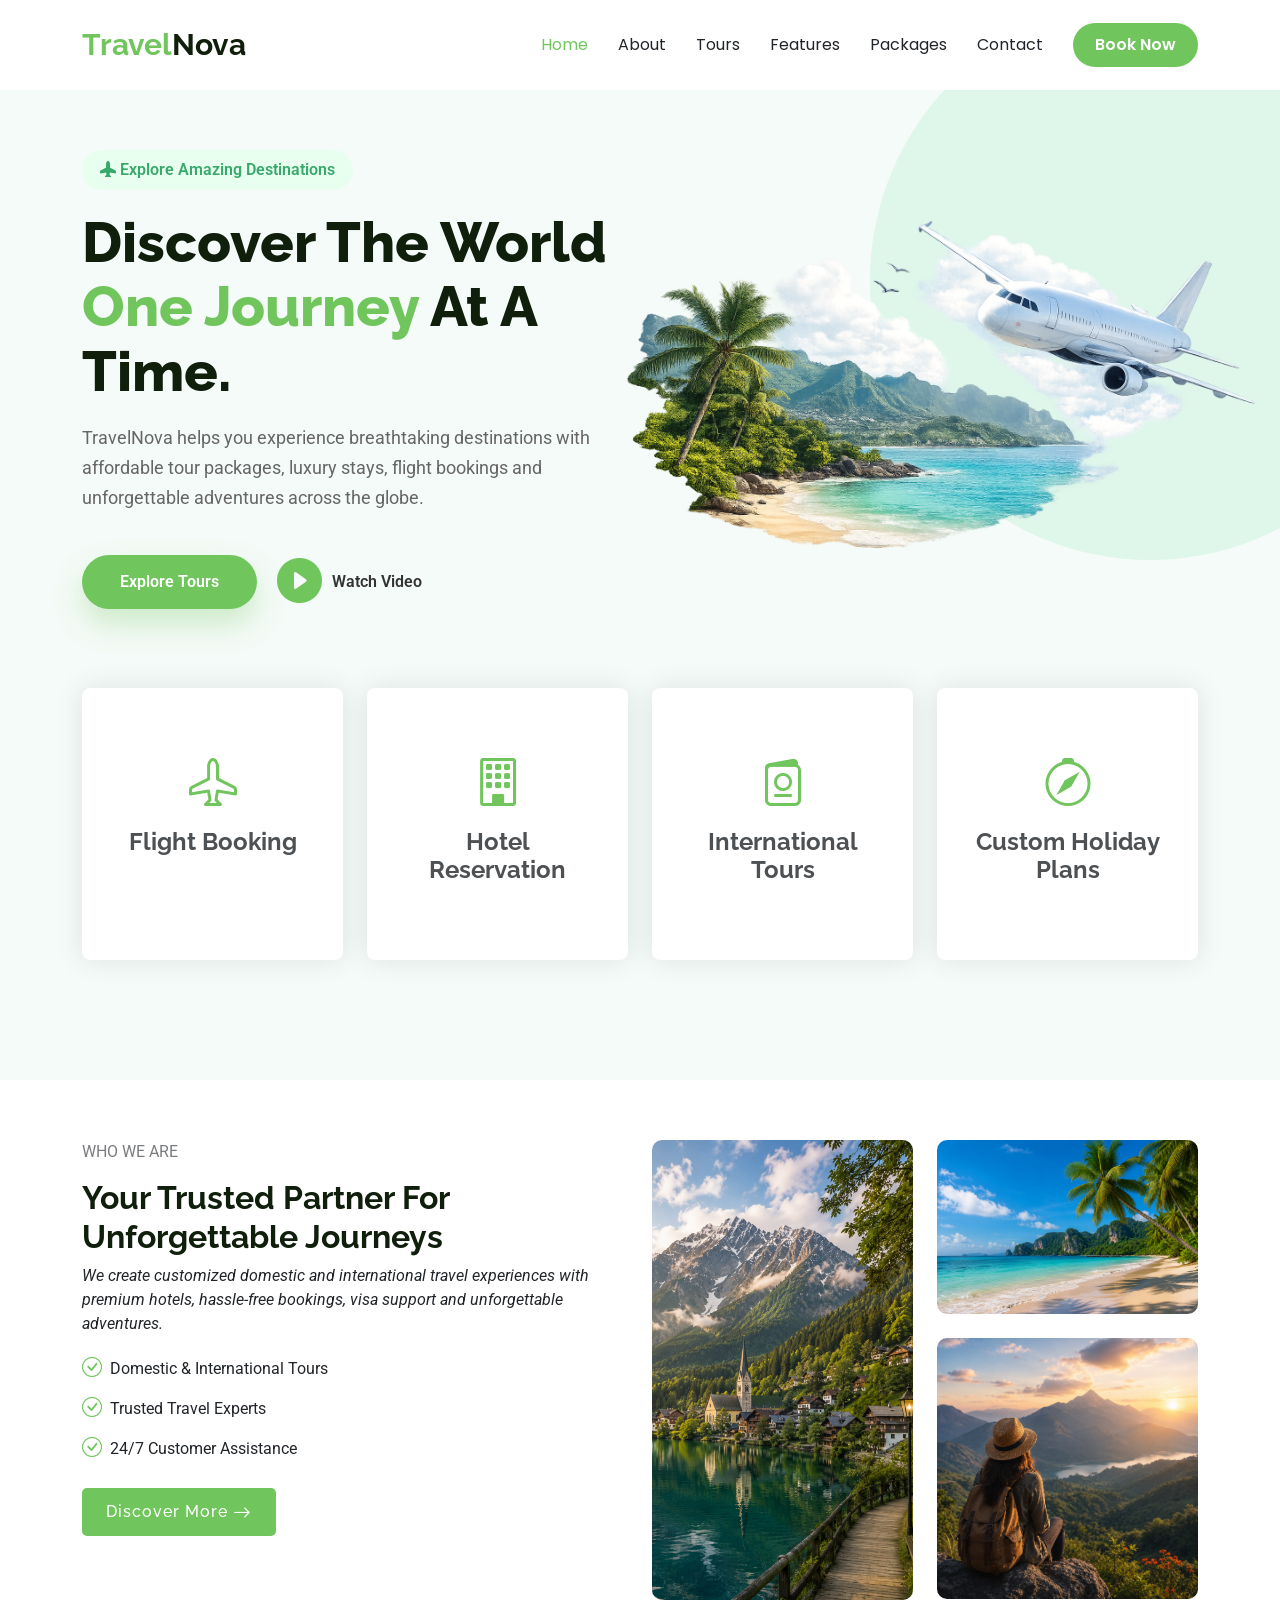
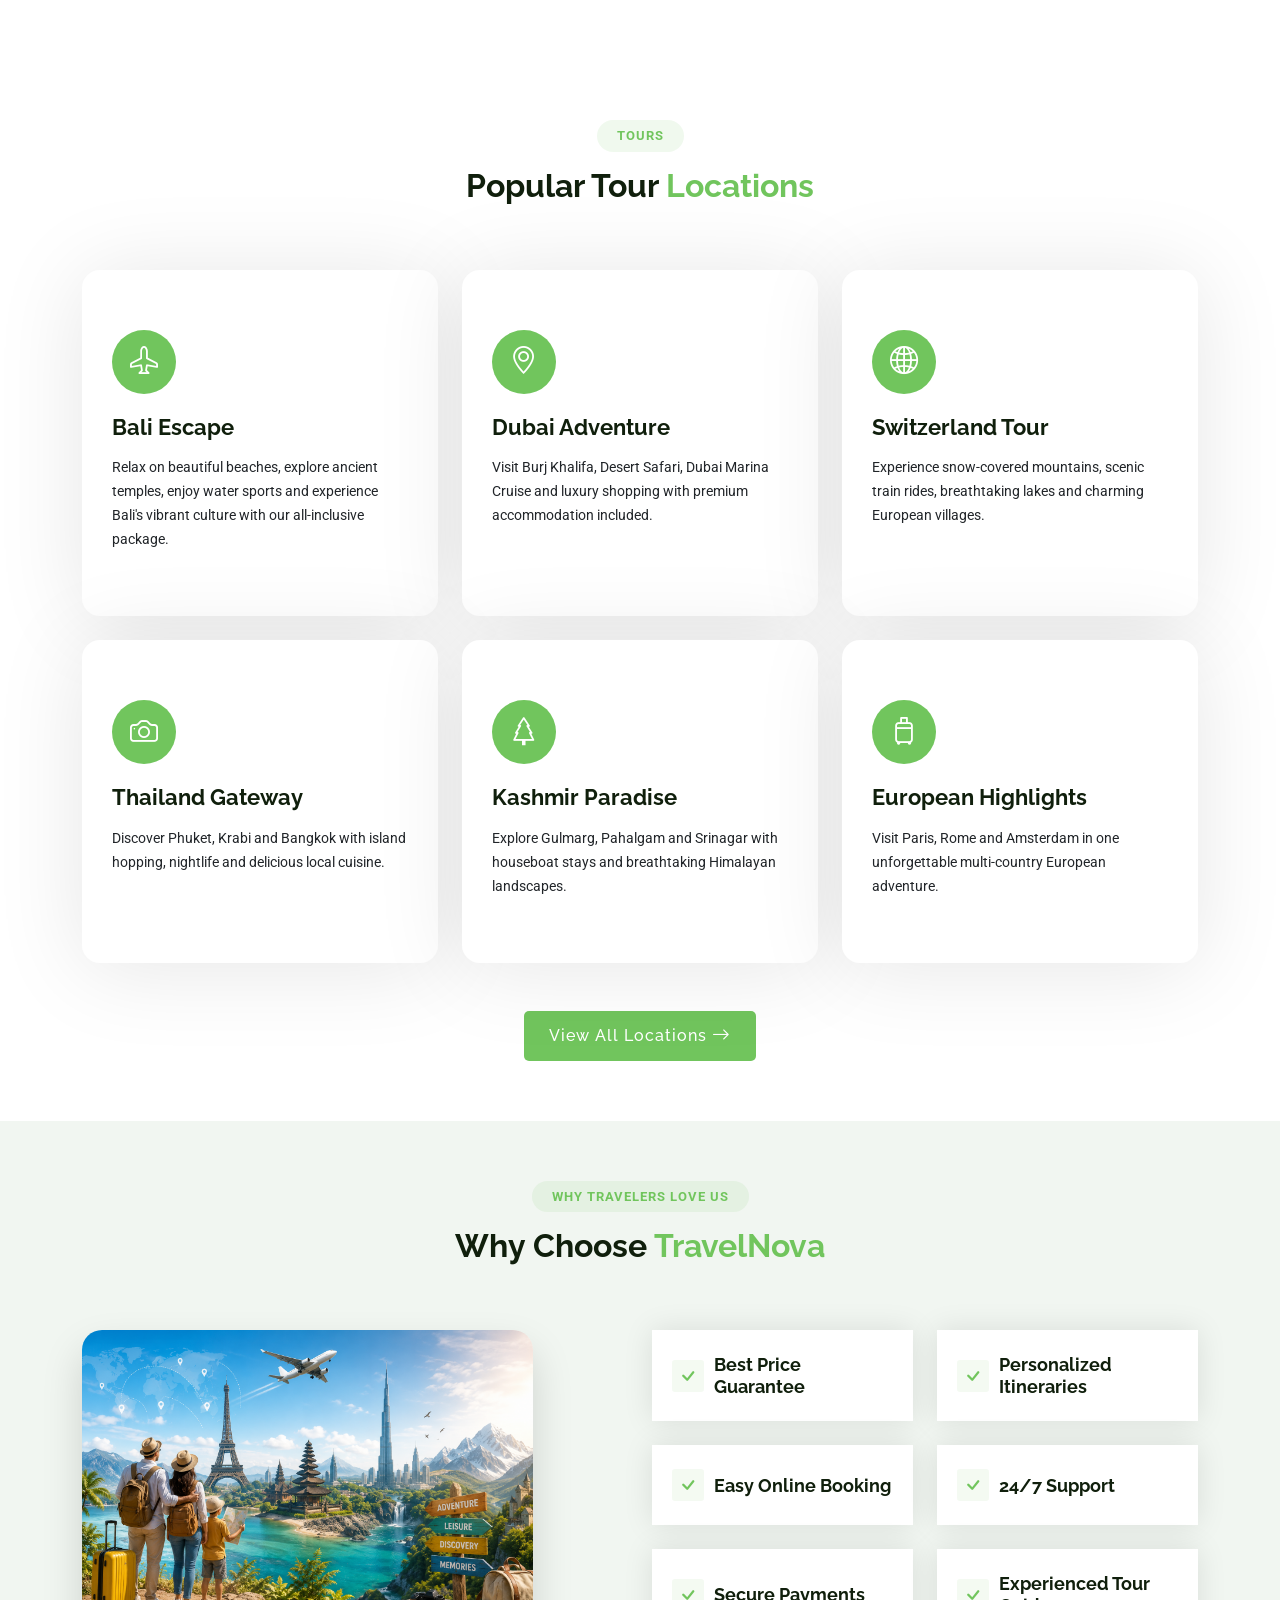
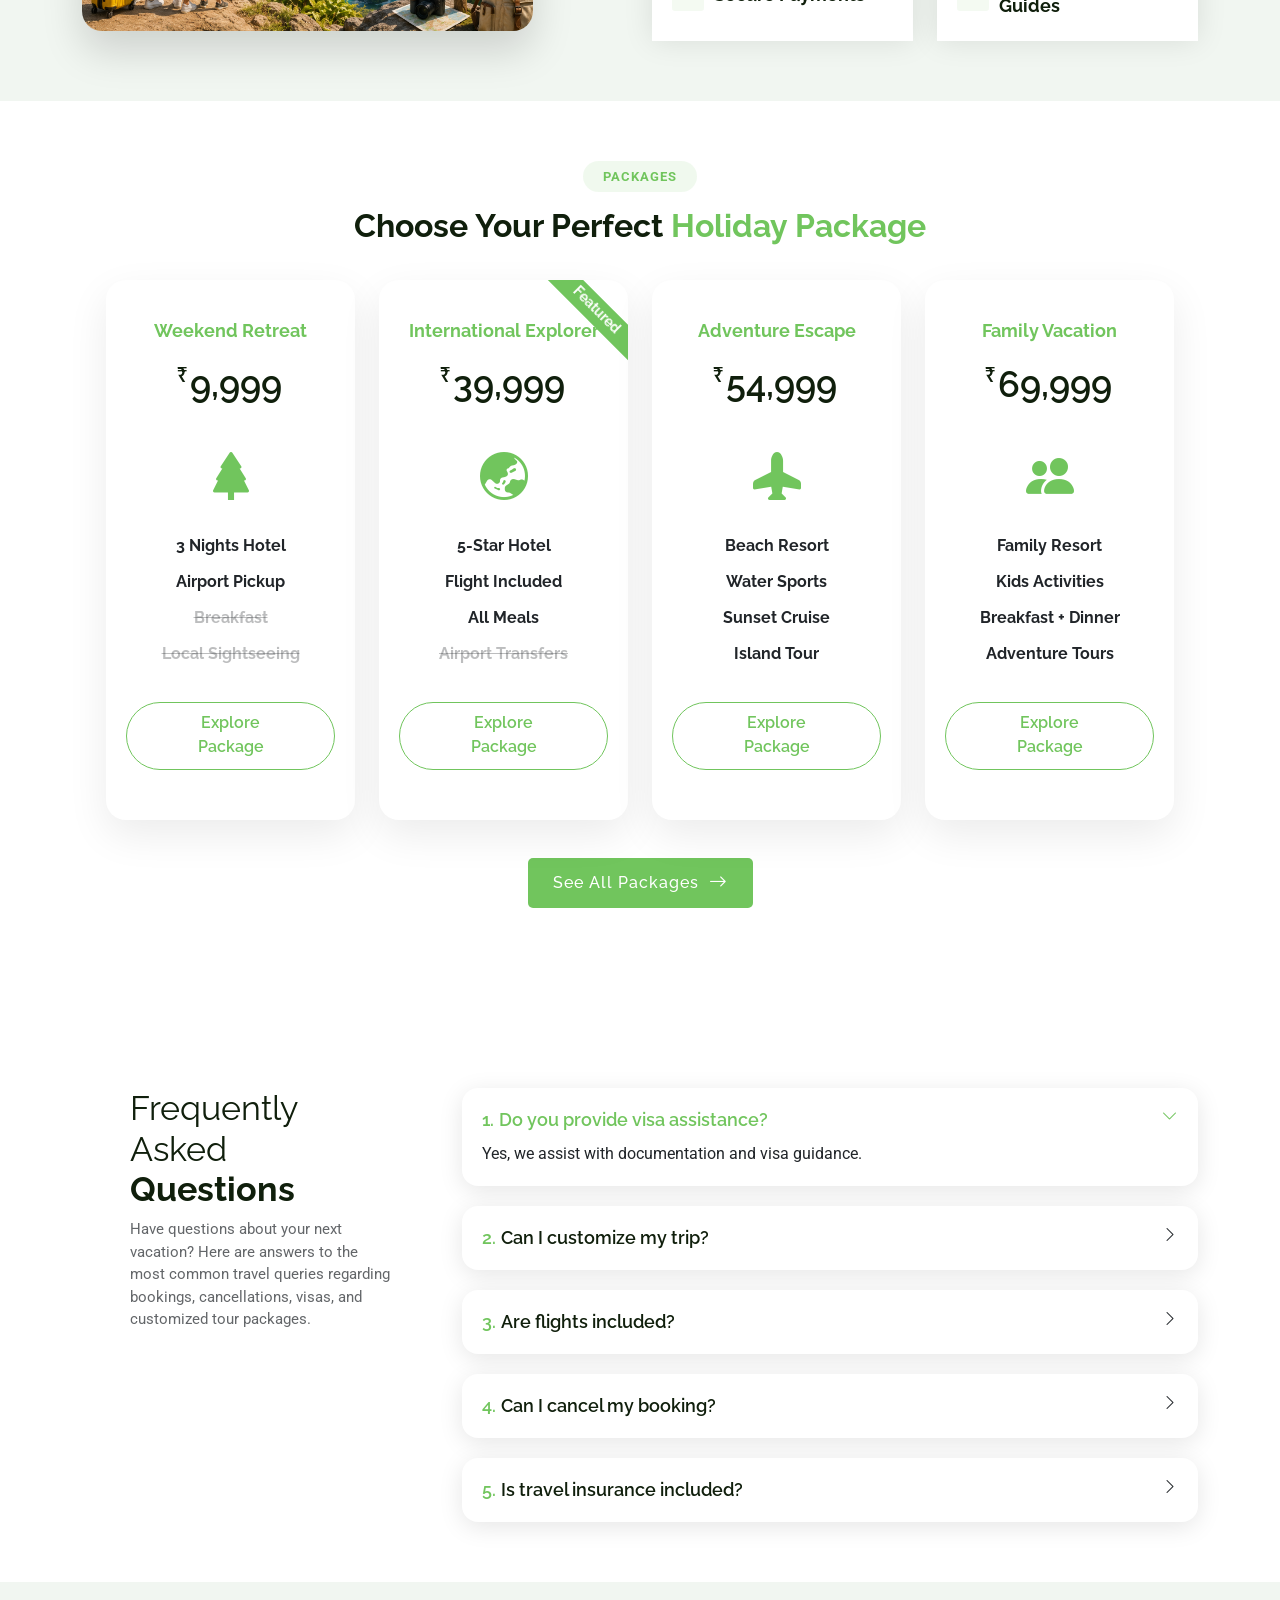
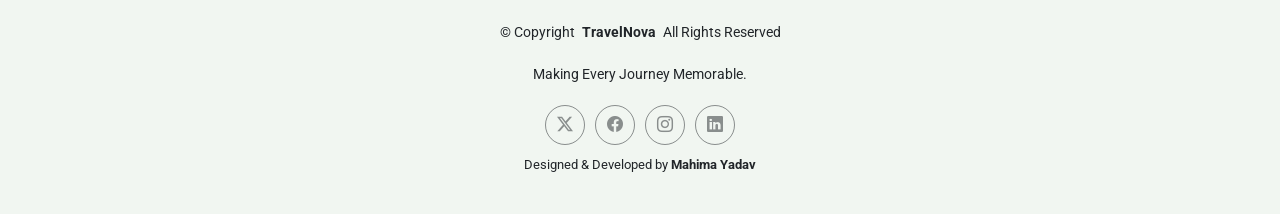
<file: index.html>
<!DOCTYPE html>
<html lang="en">

<head>
  <meta charset="utf-8">
  <meta content="width=device-width, initial-scale=1.0" name="viewport">
  <title>TravelNova | Explore Your Next Destination</title>
  <meta name="description"
    content="TravelNova offers domestic and international tour packages, hotel bookings, flight reservations, and customized holiday experiences.">
  <!-- Favicons -->
  <link href="assets/img/favicon.png" rel="icon">
  <link href="assets/img/apple-touch-icon.png" rel="apple-touch-icon">
  <!-- Fonts -->
  <link href="https://fonts.googleapis.com" rel="preconnect">
  <link href="https://fonts.gstatic.com" rel="preconnect" crossorigin>
  <link
    href="https://fonts.googleapis.com/css2?family=Roboto:ital,wght@0,100;0,300;0,400;0,500;0,700;0,900;1,100;1,300;1,400;1,500;1,700;1,900&family=Poppins:ital,wght@0,100;0,200;0,300;0,400;0,500;0,600;0,700;0,800;0,900;1,100;1,200;1,300;1,400;1,500;1,600;1,700;1,800;1,900&family=Raleway:ital,wght@0,100;0,200;0,300;0,400;0,500;0,600;0,700;0,800;0,900;1,100;1,200;1,300;1,400;1,500;1,600;1,700;1,800;1,900&display=swap"
    rel="stylesheet">

  <!-- Vendor CSS Files -->
  <link href="assets/vendor/bootstrap/css/bootstrap.min.css" rel="stylesheet">
  <link href="assets/vendor/bootstrap-icons/bootstrap-icons.css" rel="stylesheet">
  <link href="assets/vendor/aos/aos.css" rel="stylesheet">
  <link href="assets/vendor/glightbox/css/glightbox.min.css" rel="stylesheet">

  <!-- Main CSS File -->
  <link href="assets/css/main.css" rel="stylesheet">
</head>

<body class="index-page">

  <header id="header" class="header d-flex align-items-center sticky-top">
    <div class="container-fluid container-xl position-relative d-flex align-items-center justify-content-between">

      <a href="index.html" class="logo d-flex align-items-center">
        <h1 class="sitename"><span>Travel</span>Nova</h1>
      </a>

      <nav id="navmenu" class="navmenu">
        <ul>
          <li><a href="#hero" class="active">Home</a></li>
          <li><a href="#about">About</a></li>
          <li><a href="#services">Tours</a></li>
          <li><a href="#features">Features</a></li>
          <li><a href="#pricing">Packages</a></li>
          <li><a href="contact.html">Contact</a></li>
          <li class="nav-booking">
            <a href="booking.html" class="book-btn">Book Now</a>
          </li>
        </ul>
        <i class="mobile-nav-toggle d-xl-none bi bi-list"></i>
      </nav>

    </div>
  </header>

  <main class="main">

    <!-- Hero Section -->
    <section id="hero" class="hero section light-background">
      <div class="container position-relative" data-aos="fade-up" data-aos-delay="100">
        <div class="row align-items-center gy-5">

          <div class="col-lg-6">
            <span class="hero-tag">
              <i class="bi bi-airplane-fill"></i> Explore Amazing Destinations
            </span>
            <h1>
              Discover The World
              <span>One Journey</span>
              At A Time.
            </h1>
            <p>
              TravelNova helps you experience breathtaking destinations with
              affordable tour packages, luxury stays, flight bookings and
              unforgettable adventures across the globe.
            </p>
            <div class="hero-buttons">
              <a href="#services" class="btn-get-started">
                Explore Tours
              </a>
              <a href="https://www.youtube.com/watch?v=1La4QzGeaaQ" class="glightbox btn-watch-video">
                <i class="bi bi-play-circle-fill"></i>
                Watch Video
              </a>
            </div>
          </div>
          <div class="col-lg-6 text-center">
            <img src="assets/img/heroimg.png" class="img-fluid hero-image">
          </div>
        </div>
      </div>

      <div class="icon-boxes position-relative" data-aos="fade-up" data-aos-delay="200">
        <div class="container position-relative">
          <div class="row gy-4 mt-5">

            <div class="col-xl-3 col-md-6">
              <div class="icon-box">
                <div class="icon"><i class="bi bi-airplane"></i></div>
                <h4 class="title"><a class="stretched-link">Flight Booking</a></h4>
              </div>
            </div><!--End Icon Box -->

            <div class="col-xl-3 col-md-6">
              <div class="icon-box">
                <div class="icon"><i class="bi bi-building"></i></div>
                <h4 class="title"><a class="stretched-link">Hotel Reservation</a></h4>
              </div>
            </div><!--End Icon Box -->

            <div class="col-xl-3 col-md-6">
              <div class="icon-box">
                <div class="icon"><i class="bi bi-passport"></i></div>
                <h4 class="title"><a class="stretched-link">International Tours</a></h4>
              </div>
            </div><!--End Icon Box -->

            <div class="col-xl-3 col-md-6">
              <div class="icon-box">
                <div class="icon"><i class="bi bi-compass"></i></div>
                <h4 class="title"><a class="stretched-link">Custom Holiday Plans</a></h4>
              </div>
            </div><!--End Icon Box -->

          </div>
        </div>
      </div>

    </section><!-- /Hero Section -->

    <!-- About Section -->
    <section id="about" class="about section mobile-center">
      <div class="container">
        <div class="row gy-4">
          <div class="col-lg-6 content" data-aos="fade-up" data-aos-delay="100">
            <p class="who-we-are">Who We Are</p>
            <h3>Your Trusted Partner For Unforgettable Journeys</h3>
            <p class="fst-italic">
              We create customized domestic and international travel experiences with premium hotels, hassle-free
              bookings, visa support and unforgettable adventures.
            </p>
            <ul>
              <li><i class="bi bi-check-circle"></i> <span>Domestic & International Tours</span></li>
              <li><i class="bi bi-check-circle"></i> <span> Trusted Travel Experts</span></li>
              <li><i class="bi bi-check-circle"></i> <span>24/7 Customer Assistance</span></li>
            </ul>
            <a href="about.html" class="read-more"><span>Discover More</span><i class="bi bi-arrow-right"></i></a>
          </div>

          <div class="col-lg-6 about-images" data-aos="fade-up" data-aos-delay="200">
            <div class="row gy-4">
              <div class="col-lg-6">
                <img src="assets/img/abt1.png" class="img-fluid abt-img1" alt="about1">
              </div>
              <div class="col-lg-6">
                <div class="row gy-4">
                  <div class="col-lg-12">
                    <img src="assets/img/abt2.png" class="img-fluid" alt="about2">
                  </div>
                  <div class="col-lg-12">
                    <img src="assets/img/abt3.png" class="img-fluid" alt="about3">
                  </div>
                </div>
              </div>
            </div>

          </div>

        </div>

      </div>
    </section>

    <!-- Services Section -->
    <section id="services" class="services section">

      <div class="container section-title" data-aos="fade-up">
        <h2>Tours</h2>
        <div><span>Popular Tour </span> <span class="description-title">Locations</span></div>
      </div>

      <div class="container">
        <div class="row gy-4">
          <div class="col-lg-4 col-md-6" data-aos="fade-up" data-aos-delay="100">
            <div class="service-item  position-relative">
              <div class="icon">
                <i class="bi bi-airplane"></i>
              </div>
              <a href="package-details.html" class="stretched-link">
                <h3>Bali Escape</h3>
              </a>
              <p>Relax on beautiful beaches, explore ancient temples, enjoy water sports and experience Bali's vibrant
                culture with our all-inclusive package.</p>
            </div>
          </div><!-- End Service Item -->

          <div class="col-lg-4 col-md-6" data-aos="fade-up" data-aos-delay="200">
            <div class="service-item position-relative">
              <div class="icon">
                <i class="bi bi-geo-alt"></i>
              </div>
              <a href="package-details.html" class="stretched-link">
                <h3>Dubai Adventure</h3>
              </a>
              <p>Visit Burj Khalifa, Desert Safari, Dubai Marina Cruise and luxury shopping with premium accommodation
                included.</p>
            </div>
          </div><!-- End Service Item -->

          <div class="col-lg-4 col-md-6" data-aos="fade-up" data-aos-delay="300">
            <div class="service-item position-relative">
              <div class="icon">
                <i class="bi bi-globe2"></i>
              </div>
              <a href="package-details.html" class="stretched-link">
                <h3>Switzerland Tour</h3>
              </a>
              <p>Experience snow-covered mountains, scenic train rides, breathtaking lakes and charming European
                villages.</p>
            </div>
          </div><!-- End Service Item -->

          <div class="col-lg-4 col-md-6" data-aos="fade-up" data-aos-delay="400">
            <div class="service-item position-relative">
              <div class="icon">
                <i class="bi bi-camera"></i>
              </div>
              <a href="package-details.html" class="stretched-link">
                <h3>Thailand Gateway</h3>
              </a>
              <p>Discover Phuket, Krabi and Bangkok with island hopping, nightlife and delicious local cuisine.</p>
            </div>
          </div><!-- End Service Item -->

          <div class="col-lg-4 col-md-6" data-aos="fade-up" data-aos-delay="500">
            <div class="service-item position-relative">
              <div class="icon">
                <i class="bi bi-tree"></i>
              </div>
              <a href="package-details.html" class="stretched-link">
                <h3>Kashmir Paradise</h3>
              </a>
              <p>Explore Gulmarg, Pahalgam and Srinagar with houseboat stays and breathtaking Himalayan landscapes.</p>
            </div>
          </div><!-- End Service Item -->

          <div class="col-lg-4 col-md-6" data-aos="fade-up" data-aos-delay="600">
            <div class="service-item position-relative">
              <div class="icon">
                <i class="bi bi-suitcase2"></i>
              </div>
              <a href="package-details.html" class="stretched-link">
                <h3>European Highlights</h3>
              </a>
              <p>Visit Paris, Rome and Amsterdam in one unforgettable multi-country European adventure.</p>
            </div>
          </div><!-- End Service Item -->

          <div class="d-flex align-items-center justify-content-center mt-5">
            <a href="tours.html" class="btn more-service-btn">View All Locations<i class="bi bi-arrow-right"></i></a>
          </div>
        </div>
      </div>
    </section>

    <!-- Features Section -->
    <section id="features" class="features section light-background">

      <!-- Section Title -->
      <div class="container section-title" data-aos="fade-up">
        <h2>Why Travelers Love Us</h2>
        <div><span>Why Choose </span> <span class="description-title">TravelNova</span></div>
      </div><!-- End Section Title -->

      <div class="container">

        <div class="row gy-5 justify-content-between">

          <div class="col-xl-5" data-aos="zoom-out" data-aos-delay="100">
            <img src="assets/img/feature.png" class="img-fluid" alt="feature">
          </div>

          <div class="col-xl-6 d-flex">
            <div class="row align-self-center gy-4">

              <div class="col-md-6" data-aos="fade-up" data-aos-delay="200">
                <div class="feature-box d-flex align-items-center">
                  <i class="bi bi-check"></i>
                  <h3>Best Price Guarantee</h3>
                </div>
              </div><!-- End Feature Item -->

              <div class="col-md-6" data-aos="fade-up" data-aos-delay="300">
                <div class="feature-box d-flex align-items-center">
                  <i class="bi bi-check"></i>
                  <h3> Personalized Itineraries</h3>
                </div>
              </div><!-- End Feature Item -->

              <div class="col-md-6" data-aos="fade-up" data-aos-delay="400">
                <div class="feature-box d-flex align-items-center">
                  <i class="bi bi-check"></i>
                  <h3>Easy Online Booking</h3>
                </div>
              </div><!-- End Feature Item -->

              <div class="col-md-6" data-aos="fade-up" data-aos-delay="500">
                <div class="feature-box d-flex align-items-center">
                  <i class="bi bi-check"></i>
                  <h3>24/7 Support</h3>
                </div>
              </div><!-- End Feature Item -->

              <div class="col-md-6" data-aos="fade-up" data-aos-delay="600">
                <div class="feature-box d-flex align-items-center">
                  <i class="bi bi-check"></i>
                  <h3>Secure Payments</h3>
                </div>
              </div><!-- End Feature Item -->

              <div class="col-md-6" data-aos="fade-up" data-aos-delay="700">
                <div class="feature-box d-flex align-items-center">
                  <i class="bi bi-check"></i>
                  <h3>Experienced Tour Guides</h3>
                </div>
              </div><!-- End Feature Item -->

            </div>
          </div>

        </div>

      </div>

    </section><!-- /Features Section -->

    <section id="pricing" class="pricing section">

      <!-- Section Title -->
      <div class="container section-title" data-aos="fade-up">
        <h2>Packages</h2>

        <div>
          <span>Choose Your Perfect</span>
          <span class="description-title">Holiday Package</span>
        </div>

        <div class="container">

          <div class="row gy-4">

            <div class="col-lg-3 col-md-6" data-aos="zoom-in" data-aos-delay="100">
              <div class="pricing-tem">
                <h3>Weekend Retreat</h3>
                <div class="price"><sup>₹</sup>9,999</div>
                <div class="icon">
                  <i class="bi bi-tree-fill"></i>
                </div>
                <ul>
                  <li>3 Nights Hotel</li>
                  <li>Airport Pickup</li>
                  <li class="na">Breakfast</li>
                  <li class="na">Local Sightseeing</li>
                </ul>
                <a href="package-details.html" class="btn-buy">Explore Package</a>
              </div>
            </div><!-- End Pricing Item -->

            <div class="col-lg-3 col-md-6" data-aos="zoom-in" data-aos-delay="200">
              <div class="pricing-tem">
                <span class="featured">Featured</span>
                <h3>International Explorer</h3>
                <div class="price"><sup>₹</sup>39,999</div>
                <div class="icon">
                  <i class="bi bi-globe-asia-australia"></i>
                </div>
                <ul>
                  <li>5-Star Hotel</li>
                  <li>Flight Included</li>
                  <li>All Meals</li>
                  <li class="na">Airport Transfers</li>
                </ul>
                <a href="package-details.html" class="btn-buy">Explore Package</a>
              </div>
            </div><!-- End Pricing Item -->

            <div class="col-lg-3 col-md-6" data-aos="zoom-in" data-aos-delay="300">
              <div class="pricing-tem">
                <h3>Adventure Escape</h3>
                <div class="price"><sup>₹</sup>54,999</div>
                <div class="icon">
                  <i class="bi bi-airplane-fill"></i>
                </div>
                <ul>
                  <li>Beach Resort</li>
                  <li>Water Sports</li>
                  <li>Sunset Cruise</li>
                  <li>Island Tour</li>
                </ul>
                <a href="package-details.html" class="btn-buy">Explore Package</a>
              </div>
            </div><!-- End Pricing Item -->

            <div class="col-lg-3 col-md-6" data-aos="zoom-in" data-aos-delay="400">
              <div class="pricing-tem">
                <h3>Family Vacation</h3>
                <div class="price"><sup>₹</sup>69,999</div>
                <div class="icon">
                  <i class="bi bi-people-fill"></i>
                </div>
                <ul>
                  <li>Family Resort</li>
                  <li>Kids Activities</li>
                  <li>Breakfast + Dinner</li>
                  <li>Adventure Tours</li>
                </ul>
                <a href="package-details.html" class="btn-buy">Explore Package</a>
              </div>
            </div><!-- End Pricing Item -->

            <div class="d-flex align-items-center justify-content-center mt-5">
              <a href="pricing.html" class="btn more-pricing-btn">See All Packages <i class="bi bi-arrow-right"></i>
              </a>
            </div>

          </div><!-- End pricing row -->

        </div>

    </section>

    <!-- Faq Section -->
    <section id="faq" class="faq section mobile-center">

      <div class="container">

        <div class="row gy-4">

          <div class="col-lg-4" data-aos="fade-up" data-aos-delay="100">
            <div class="content px-xl-5">
              <h3><span>Frequently Asked </span><strong>Questions</strong></h3>
              <p>
                Have questions about your next vacation? Here are answers to the most common travel queries regarding
                bookings, cancellations, visas, and customized tour packages.
              </p>
            </div>
          </div>

          <div class="col-lg-8" data-aos="fade-up" data-aos-delay="200">

            <div class="faq-container">
              <div class="faq-item faq-active rounded-4">
                <h3><span class="num">1.</span> <span>Do you provide visa assistance?</span></h3>
                <div class="faq-content">
                  <p>Yes, we assist with documentation and visa guidance.</p>
                </div>
                <i class="faq-toggle bi bi-chevron-right"></i>
              </div><!-- End Faq item-->

              <div class="faq-item rounded-4">
                <h3><span class="num">2.</span> <span>Can I customize my trip?</span></h3>
                <div class="faq-content">
                  <p>Absolutely! Every itinerary can be customized.</p>
                </div>
                <i class="faq-toggle bi bi-chevron-right"></i>
              </div><!-- End Faq item-->

              <div class="faq-item rounded-4">
                <h3><span class="num">3.</span> <span>Are flights included?</span>
                </h3>
                <div class="faq-content">
                  <p>Depending on the selected package.</p>
                </div>
                <i class="faq-toggle bi bi-chevron-right"></i>
              </div><!-- End Faq item-->

              <div class="faq-item rounded-4">
                <h3><span class="num">4.</span> <span>Can I cancel my booking?</span>
                </h3>
                <div class="faq-content">
                  <p>Yes, cancellation policies vary by package.</p>
                </div>
                <i class="faq-toggle bi bi-chevron-right"></i>
              </div><!-- End Faq item-->

              <div class="faq-item rounded-4">
                <h3><span class="num">5.</span> <span>Is travel insurance included?</span></h3>
                <div class="faq-content">
                  <p>Premium packages include insurance.</p>
                </div>
                <i class="faq-toggle bi bi-chevron-right"></i>
              </div><!-- End Faq item-->
            </div>
          </div>
        </div>
      </div>
    </section><!-- /Faq Section -->
  </main>

  <footer id="footer" class="footer light-background">

    <div class="container">
      <div class="copyright text-center ">
        <p>&copy; <span>Copyright</span> <strong class="px-1 sitename">TravelNova</strong> <span>All Rights
            Reserved</span>
        </p><br>
        <p>Making Every Journey Memorable.</p>
      </div>
      <div class="social-links d-flex justify-content-center">
        <a href="https://twitter.com"><i class="bi bi-twitter-x"></i></a>
        <a href="https://facebook.com"><i class="bi bi-facebook"></i></a>
        <a href="https://instagram.com"><i class="bi bi-instagram"></i></a>
        <a href="https://linkedin.com"><i class="bi bi-linkedin"></i></a>
      </div>
      <div class="credits">
        Designed & Developed by <strong>Mahima Yadav</strong>
      </div>
    </div>

  </footer>

  <!-- Scroll Top -->
  <a href="#" id="scroll-top" class="scroll-top d-flex align-items-center justify-content-center"><i
      class="bi bi-arrow-up-short"></i></a>

  <!-- Preloader -->
  <div id="preloader"></div>

  <!-- Vendor JS Files -->
  <script src="assets/vendor/bootstrap/js/bootstrap.bundle.min.js"></script>
  <script src="assets/vendor/aos/aos.js"></script>
  <script src="assets/vendor/glightbox/js/glightbox.min.js"></script>

  <!-- Main JS File -->
  <script src="assets/js/main.js"></script>

</body>

</html>
</file>
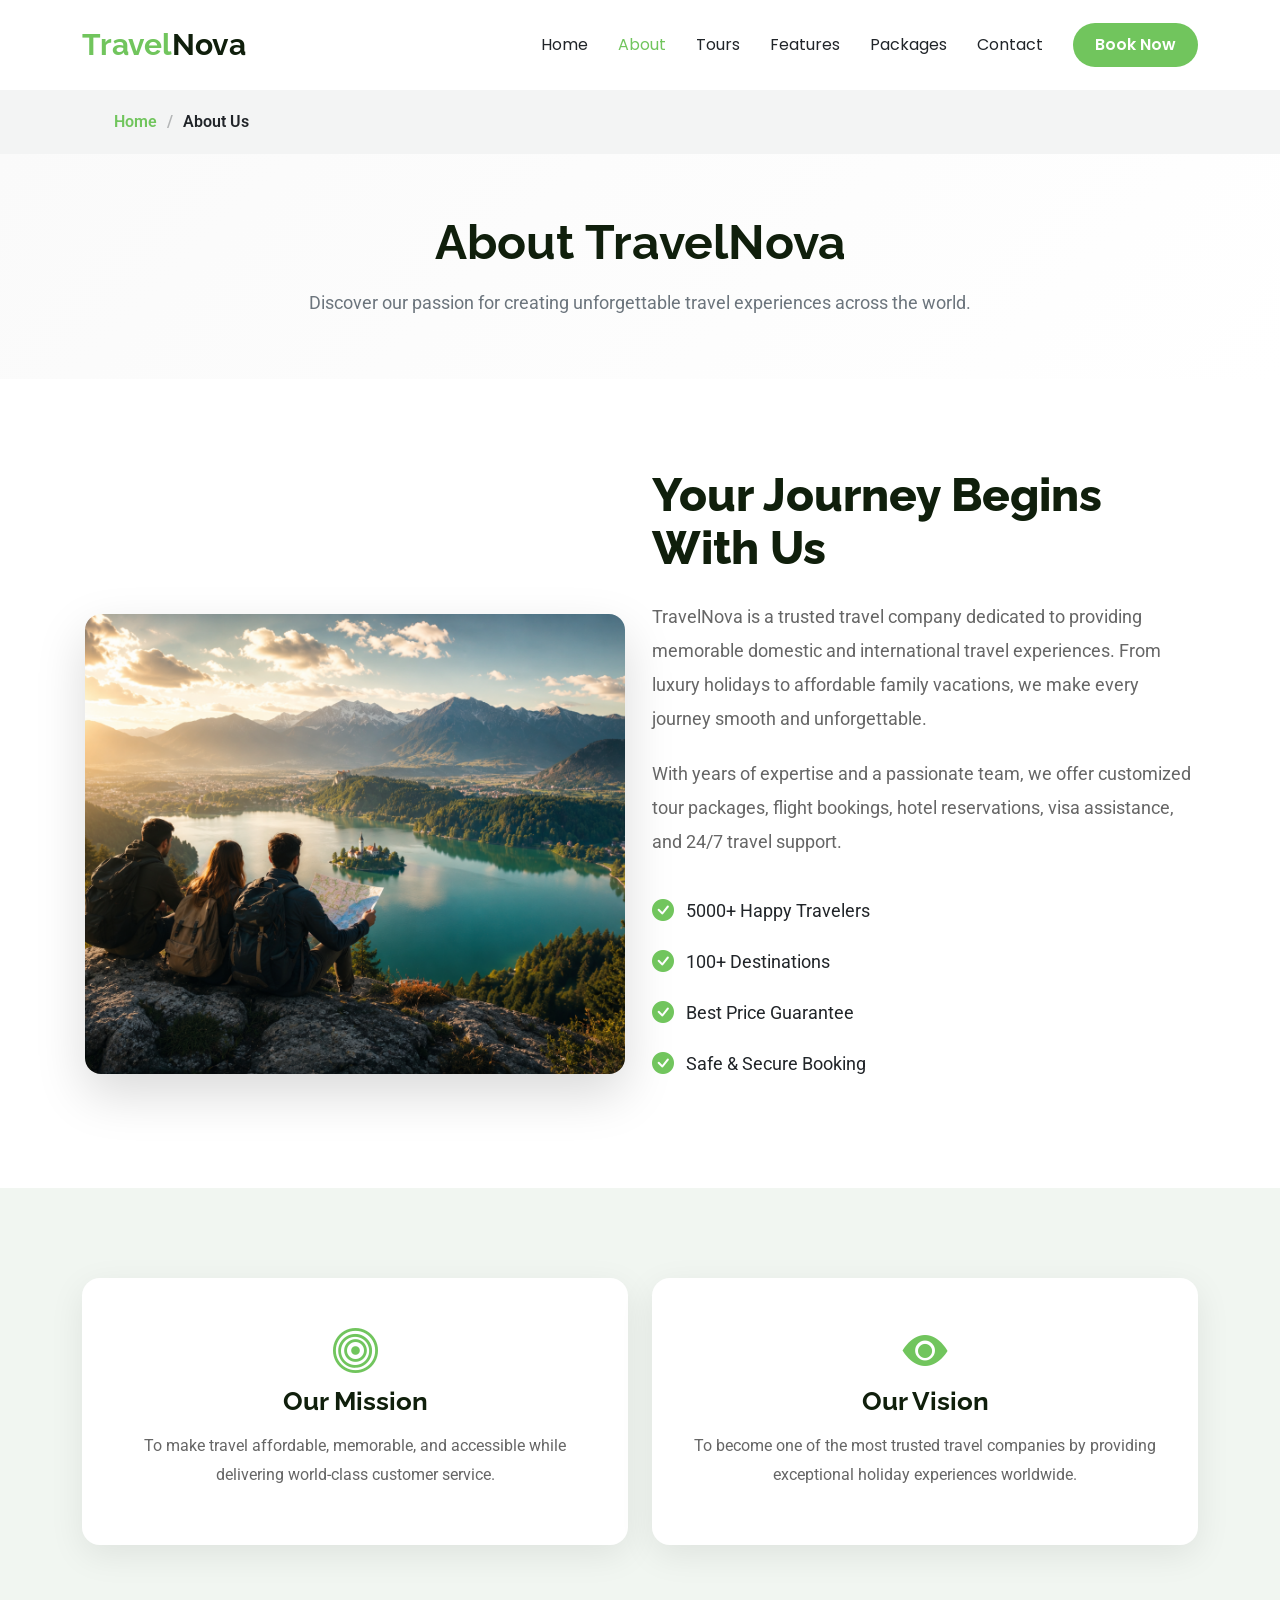
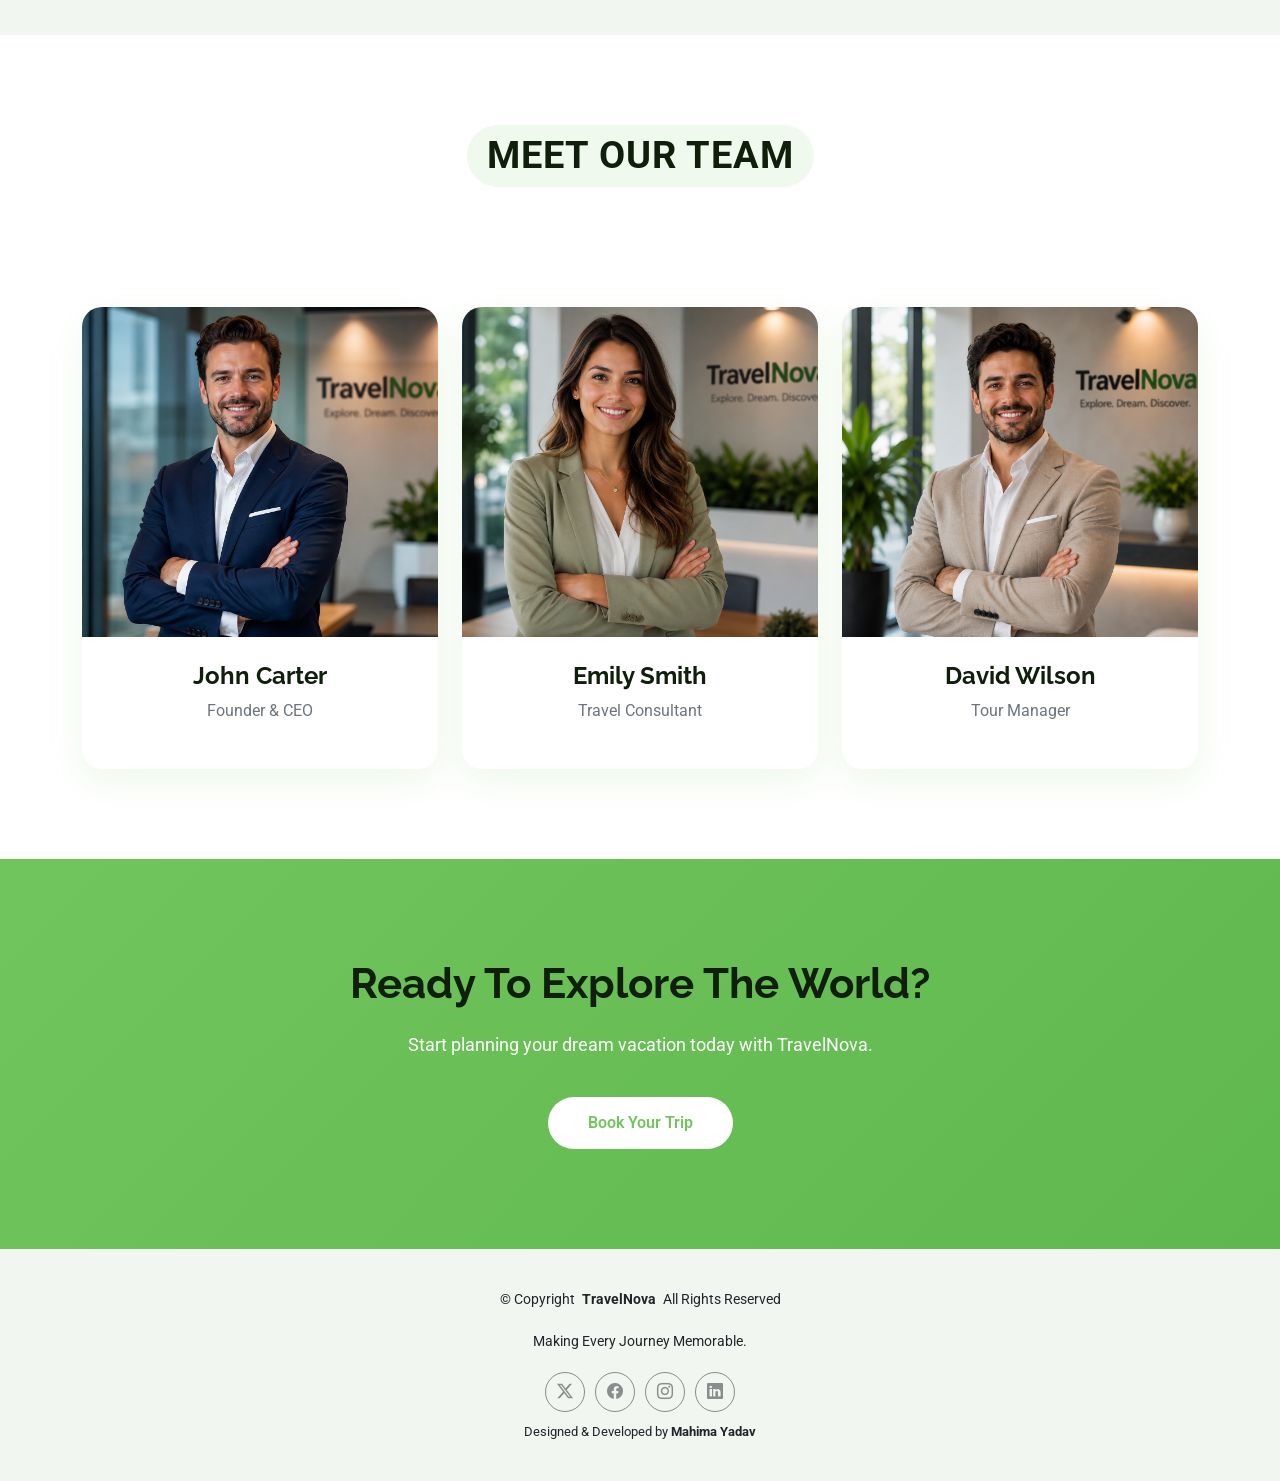
<file: about.html>
<!DOCTYPE html>
<html lang="en">

<head>
    <meta charset="utf-8">
    <meta content="width=device-width, initial-scale=1.0" name="viewport">
    <title>About Us | TravelNova</title>
    <meta name="description"
        content="Learn more about TravelNova, our mission, vision, experienced travel team and our commitment to creating unforgettable travel experiences.">

    <!-- Favicons -->
    <link href="assets/img/favicon.png" rel="icon">
    <link href="assets/img/apple-touch-icon.png" rel="apple-touch-icon">

    <!-- Fonts -->
    <link href="https://fonts.googleapis.com" rel="preconnect">
    <link href="https://fonts.gstatic.com" rel="preconnect" crossorigin>
    <link
        href="https://fonts.googleapis.com/css2?family=Roboto:ital,wght@0,100;0,300;0,400;0,500;0,700;0,900;1,100;1,300;1,400;1,500;1,700;1,900&family=Poppins:ital,wght@0,100;0,200;0,300;0,400;0,500;0,600;0,700;0,800;0,900;1,100;1,200;1,300;1,400;1,500;1,600;1,700;1,800;1,900&family=Raleway:ital,wght@0,100;0,200;0,300;0,400;0,500;0,600;0,700;0,800;0,900;1,100;1,200;1,300;1,400;1,500;1,600;1,700;1,800;1,900&display=swap"
        rel="stylesheet">

    <!-- Vendor CSS Files -->
    <link href="assets/vendor/bootstrap/css/bootstrap.min.css" rel="stylesheet">
    <link href="assets/vendor/bootstrap-icons/bootstrap-icons.css" rel="stylesheet">
    <link href="assets/vendor/aos/aos.css" rel="stylesheet">

    <!-- Main CSS File -->
    <link href="assets/css/main.css" rel="stylesheet">
    <link href="assets/css/about.css" rel="stylesheet">
</head>

<body>

    <header id="header" class="header d-flex align-items-center sticky-top">
        <div class="container-fluid container-xl position-relative d-flex align-items-center justify-content-between">

            <a href="index.html" class="logo d-flex align-items-center">
                <h1 class="sitename"><span>Travel</span>Nova</h1>
            </a>

            <nav id="navmenu" class="navmenu">
                <ul>
                    <li><a href="index.html#hero">Home</a></li>
                    <li><a href="index.html#about">About</a></li>
                    <li><a href="index.html#services">Tours</a></li>
                    <li><a href="index.html#features">Features</a></li>
                    <li><a href="index.html#pricing">Packages</a></li>

                    <li><a href="contact.html">Contact</a></li>
                    <li class="nav-booking">
    <a href="booking.html" class="book-btn">Book Now</a>
</li>
                </ul>
                <i class="mobile-nav-toggle d-xl-none bi bi-list"></i>
            </nav>

        </div>
    </header>

    <main class="main">

        <!-- Page Title -->
        <div class="page-title" data-aos="fade">
            <nav class="breadcrumbs">
                <div class="container">
                    <ol>
                        <li><a href="index.html#hero">Home</a></li>
                        <li class="current">About Us</li>
                    </ol>
                </div>
            </nav>
        </div>


        <section>
            <div class="container text-center" data-aos="fade-up">
                <h1>About TravelNova</h1>
                <p>
                    Discover our passion for creating unforgettable travel experiences across
                    the world.
                </p>
            </div>
        </section>

        <section class="about-page section mobile-center">
            <div class="container">
                <div class="row align-items-center gy-5">
                    <div class="col-lg-6" data-aos="fade-right">
                        <div class="about-img-wrapper">
                            <img src="assets/img/about-img.png" class="img-fluid rounded-4" alt="TravelNova Team">
                        </div>
                    </div>
                    <div class="col-lg-6" data-aos="fade-left">
                        <h2>Your Journey Begins With Us</h2>

                        <p>
                            TravelNova is a trusted travel company dedicated to providing memorable domestic
                            and international travel experiences. From luxury holidays to affordable family
                            vacations, we make every journey smooth and unforgettable.
                        </p>
                        <p>
                            With years of expertise and a passionate team, we offer customized tour packages,
                            flight bookings, hotel reservations, visa assistance, and 24/7 travel support.
                        </p>
                        <ul class="list-unstyled">
                            <li><i class="bi bi-check-circle-fill"></i> 5000+ Happy Travelers</li>
                            <li><i class="bi bi-check-circle-fill"></i> 100+ Destinations</li>
                            <li><i class="bi bi-check-circle-fill"></i> Best Price Guarantee</li>
                            <li><i class="bi bi-check-circle-fill"></i> Safe & Secure Booking</li>
                        </ul>
                    </div>
                </div>
            </div>
        </section>

        <section class="about-features section light-background">
            <div class="container">
                <div class="row gy-4">
                    <div class="col-md-6" data-aos="zoom-in" data-aos-delay="100">
                        <div class="feature-box">
                            <i class="bi bi-bullseye"></i>
                            <h3>Our Mission</h3>
                            <p>
                                To make travel affordable, memorable, and accessible while delivering world-class
                                customer service.
                            </p>
                        </div>
                    </div>
                    <div class="col-md-6" data-aos="zoom-in" data-aos-delay="200">
                        <div class="feature-box">
                            <i class="bi bi-eye-fill"></i>
                            <h3>Our Vision</h3>
                            <p>
                                To become one of the most trusted travel companies by providing exceptional
                                holiday experiences worldwide.
                            </p>
                        </div>
                    </div>
                </div>
            </div>
        </section>

        <section class="team section">
            <div class="container">
                <div class="section-title" data-aos="fade-up">
                    <h2>Meet Our Team</h2>
                </div>
                <div class="row gy-4">
                    <div class="col-lg-4" data-aos="fade-up" data-aos-delay="100">
                        <div class="member">
                            <img src="assets/img/team-1.png" class="img-fluid">
                            <h4>John Carter</h4>
                            <p>Founder & CEO</p>
                        </div>
                    </div>
                    <div class="col-lg-4" data-aos="fade-up" data-aos-delay="200">
                        <div class="member">
                            <img src="assets/img/team-2.png" class="img-fluid">
                            <h4>Emily Smith</h4>
                            <p>Travel Consultant</p>
                        </div>
                    </div>
                    <div class="col-lg-4" data-aos="fade-up" data-aos-delay="300">
                        <div class="member">
                            <img src="assets/img/team-3.png" class="img-fluid">
                            <h4>David Wilson</h4>
                            <p>Tour Manager</p>
                        </div>
                    </div>
                </div>
            </div>
        </section>

        <section class="call-to-action section">
            <div class="container text-center" data-aos="zoom-in">
                <h2>Ready To Explore The World?</h2>
                <p>
                    Start planning your dream vacation today with TravelNova.
                </p>
                <a href="booking.html" class="btn btn-primary">
                    Book Your Trip
                </a>
            </div>
        </section>
    </main>

    <footer id="footer" class="footer light-background">

        <div class="container">
            <div class="copyright text-center ">
                <p>&copy; <span>Copyright</span> <strong class="px-1 sitename">TravelNova</strong> <span>All Rights
                        Reserved</span>
                </p><br>
                <p>Making Every Journey Memorable.</p>
            </div>
            <div class="social-links d-flex justify-content-center">
                <a href="https://twitter.com"><i class="bi bi-twitter-x"></i></a>
                <a href="https://facebook.com"><i class="bi bi-facebook"></i></a>
                <a href="https://instagram.com"><i class="bi bi-instagram"></i></a>
                <a href="https://linkedin.com"><i class="bi bi-linkedin"></i></a>
            </div>
            <div class="credits">
                Designed & Developed by <strong>Mahima Yadav</strong>
            </div>
        </div>

    </footer>

    <!-- Scroll Top -->
    <a href="#" id="scroll-top" class="scroll-top d-flex align-items-center justify-content-center"><i
            class="bi bi-arrow-up-short"></i></a>

    <!-- Preloader -->
    <div id="preloader"></div>

    <!-- Vendor JS Files -->
    <script src="assets/vendor/bootstrap/js/bootstrap.bundle.min.js"></script>
    <script src="assets/vendor/aos/aos.js"></script>

    <!-- Main JS File -->
    <script src="assets/js/main.js"></script>

</body>

</html>
</file>
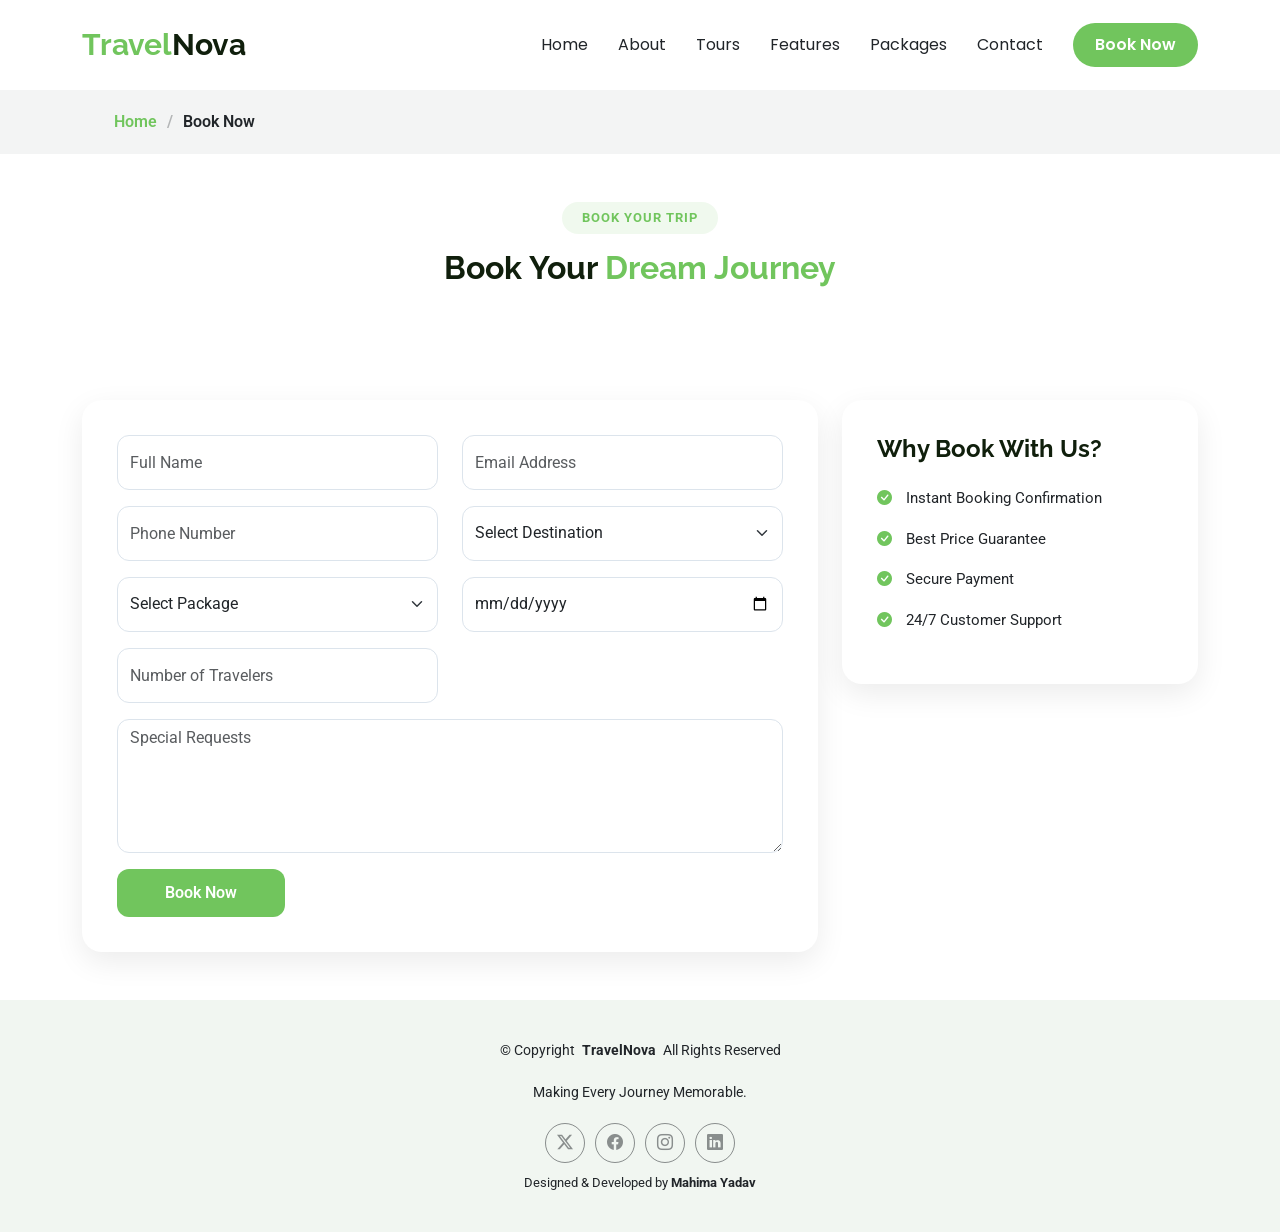
<file: booking.html>
<!DOCTYPE html>
<html lang="en">

<head>
    <meta charset="utf-8">
    <meta content="width=device-width, initial-scale=1.0" name="viewport">
    <title>Book Your Trip | TravelNova</title>
    <meta name="description"
        content="Book your dream vacation with TravelNova. Reserve domestic and international travel packages quickly and securely.">

    <!-- Favicons -->
    <link href="assets/img/favicon.png" rel="icon">
    <link href="assets/img/apple-touch-icon.png" rel="apple-touch-icon">

    <!-- Fonts -->
    <link href="https://fonts.googleapis.com" rel="preconnect">
    <link href="https://fonts.gstatic.com" rel="preconnect" crossorigin>
    <link
        href="https://fonts.googleapis.com/css2?family=Roboto:ital,wght@0,100;0,300;0,400;0,500;0,700;0,900;1,100;1,300;1,400;1,500;1,700;1,900&family=Poppins:ital,wght@0,100;0,200;0,300;0,400;0,500;0,600;0,700;0,800;0,900;1,100;1,200;1,300;1,400;1,500;1,600;1,700;1,800;1,900&family=Raleway:ital,wght@0,100;0,200;0,300;0,400;0,500;0,600;0,700;0,800;0,900;1,100;1,200;1,300;1,400;1,500;1,600;1,700;1,800;1,900&display=swap"
        rel="stylesheet">

    <!-- Vendor CSS Files -->
    <link href="assets/vendor/bootstrap/css/bootstrap.min.css" rel="stylesheet">
    <link href="assets/vendor/bootstrap-icons/bootstrap-icons.css" rel="stylesheet">
    <link href="assets/vendor/aos/aos.css" rel="stylesheet">

    <!-- Main CSS File -->
    <link href="assets/css/main.css" rel="stylesheet">
</head>

<body>

    <header id="header" class="header d-flex align-items-center sticky-top">
        <div class="container-fluid container-xl position-relative d-flex align-items-center justify-content-between">

            <a href="index.html" class="logo d-flex align-items-center">
                <h1 class="sitename"><span>Travel</span>Nova</h1>
            </a>

            <nav id="navmenu" class="navmenu">
                <ul>
                    <li><a href="index.html#hero">Home</a></li>
                    <li><a href="index.html#about">About</a></li>
                    <li><a href="index.html#services">Tours</a></li>
                    <li><a href="index.html#features">Features</a></li>
                    <li><a href="index.html#pricing">Packages</a></li>
                    <li><a href="contact.html">Contact</a></li>
                    <li class="nav-booking">
                        <a href="booking.html" class="book-btn">Book Now</a>
                    </li>
                </ul>
                <i class="mobile-nav-toggle d-xl-none bi bi-list"></i>
            </nav>

        </div>
    </header>

    <main class="main">

        <!-- Page Title -->
        <div class="page-title" data-aos="fade">
            <nav class="breadcrumbs">
                <div class="container">
                    <ol>
                        <li><a href="index.html#hero">Home</a></li>
                        <li class="current">Book Now</li>
                    </ol>
                </div>
            </nav>
        </div><!-- End Page Title -->


        <section class="booking section py-5">
            <div class="container">

                <div class="section-title text-center mb-5" data-aos="fade-up">
                    <h2>Book Your Trip</h2>
                    <div>
                        <span>Book Your</span>
                        <span class="description-title">Dream Journey</span>
                    </div>
                </div>

                <div class="row g-4">

                    <!-- Booking Form -->
                    <div class="col-lg-8" data-aos="fade-right">

                        <div class="booking-form">

                            <form id="bookingForm">
                                <div class="row">

                                    <div class="col-md-6 mb-3">
                                        <input type="text" class="form-control" placeholder="Full Name" required>
                                    </div>

                                    <div class="col-md-6 mb-3">
                                        <input type="email" class="form-control" placeholder="Email Address" required>
                                    </div>

                                    <div class="col-md-6 mb-3">
                                        <input type="tel" class="form-control" placeholder="Phone Number"
                                            pattern="[0-9]{10}" maxlength="10" required>
                                    </div>

                                    <div class="col-md-6 mb-3">
                                        <select id="destinationSelect" class="form-select" required>
                                            <option value="" selected disabled>Select Destination</option>
                                            <option value="Bali">Bali</option>
                                            <option value="Dubai">Dubai</option>
                                            <option value="Switzerland">Switzerland</option>
                                            <option value="Thailand">Thailand</option>
                                            <option value="Kashmir">Kashmir</option>
                                            <option value="Europe">Europe</option>
                                            <option value="Maldives">Maldives</option>
                                            <option value="Singapore">Singapore</option>
                                            <option value="Japan">Japan</option>
                                            <option value="Vietnam">Vietnam</option>
                                            <option value="Goa">Goa</option>
                                            <option value="Ladakh">Ladakh</option>
                                        </select>
                                    </div>

                                    <div class="col-md-6 mb-3">
                                        <select class="form-select" required>
                                            <option selected disabled>Select Package</option>
                                            <option>Weekend Retreat</option>
                                            <option>International Explorer</option>
                                            <option>Beach Paradise</option>
                                            <option>Family Vacation</option>
                                            <option>Mountain Adventure</option>
                                            <option>Luxury Honeymoon</option>
                                            <option>Wildlife Safari</option>
                                            <option>Spiritual Journey</option>
                                            <option>Desert Adventure</option>
                                            <option>Island Retreat</option>
                                            <option>Snow Adventure</option>
                                            <option>City Explorer</option>
                                        </select>
                                    </div>

                                    <div class="col-md-6 mb-3">
                                        <input type="date" class="form-control">
                                    </div>

                                    <div class="col-md-6 mb-3">
                                        <input type="number" class="form-control" placeholder="Number of Travelers">
                                    </div>

                                    <div class="col-12 mb-3">
                                        <textarea class="form-control" rows="5"
                                            placeholder="Special Requests"></textarea>
                                    </div>
                                    <div id="successMessage" class="alert alert-success d-none mt-3">
                                        ✅ Your booking request has been submitted successfully! We'll contact you
                                        shortly.
                                    </div>
                                    <div class="col-12">
                                        <button type="submit" class="btn btn-primary px-5">
                                            Book Now
                                        </button>
                                    </div>

                                </div>

                            </form>

                        </div>

                    </div>

                    <!-- Right Card -->
                    <div class="col-lg-4" data-aos="fade-left">

                        <div class="booking-info">

                            <h4>Why Book With Us?</h4>

                            <ul class="list-unstyled mt-4">

                                <li><i class="bi bi-check-circle-fill"></i> Instant Booking Confirmation</li>
                                <li><i class="bi bi-check-circle-fill"></i> Best Price Guarantee</li>
                                <li><i class="bi bi-check-circle-fill"></i> Secure Payment</li>
                                <li><i class="bi bi-check-circle-fill"></i> 24/7 Customer Support</li>

                            </ul>

                        </div>

                    </div>

                </div>

            </div>
        </section>

    </main>

    <footer id="footer" class="footer light-background">

        <div class="container">
            <div class="copyright text-center ">
                <p>&copy; <span>Copyright</span> <strong class="px-1 sitename">TravelNova</strong> <span>All Rights
                        Reserved</span>
                </p><br>
                <p>Making Every Journey Memorable.</p>
            </div>
            <div class="social-links d-flex justify-content-center">
                <a href="https://twitter.com"><i class="bi bi-twitter-x"></i></a>
                <a href="https://facebook.com"><i class="bi bi-facebook"></i></a>
                <a href="https://instagram.com"><i class="bi bi-instagram"></i></a>
                <a href="https://linkedin.com"><i class="bi bi-linkedin"></i></a>
            </div>
            <div class="credits">
                Designed & Developed by <strong>Mahima Yadav</strong>
            </div>
        </div>

    </footer>

    <!-- Scroll Top -->
    <a href="#" id="scroll-top" class="scroll-top d-flex align-items-center justify-content-center"><i
            class="bi bi-arrow-up-short"></i></a>

    <!-- Preloader -->
    <div id="preloader"></div>

    <!-- Vendor JS Files -->
    <script src="assets/vendor/bootstrap/js/bootstrap.bundle.min.js"></script>
    <script src="assets/vendor/aos/aos.js"></script>

    <!-- Main JS File -->
    <script src="assets/js/main.js"></script>

</body>

</html>
</file>
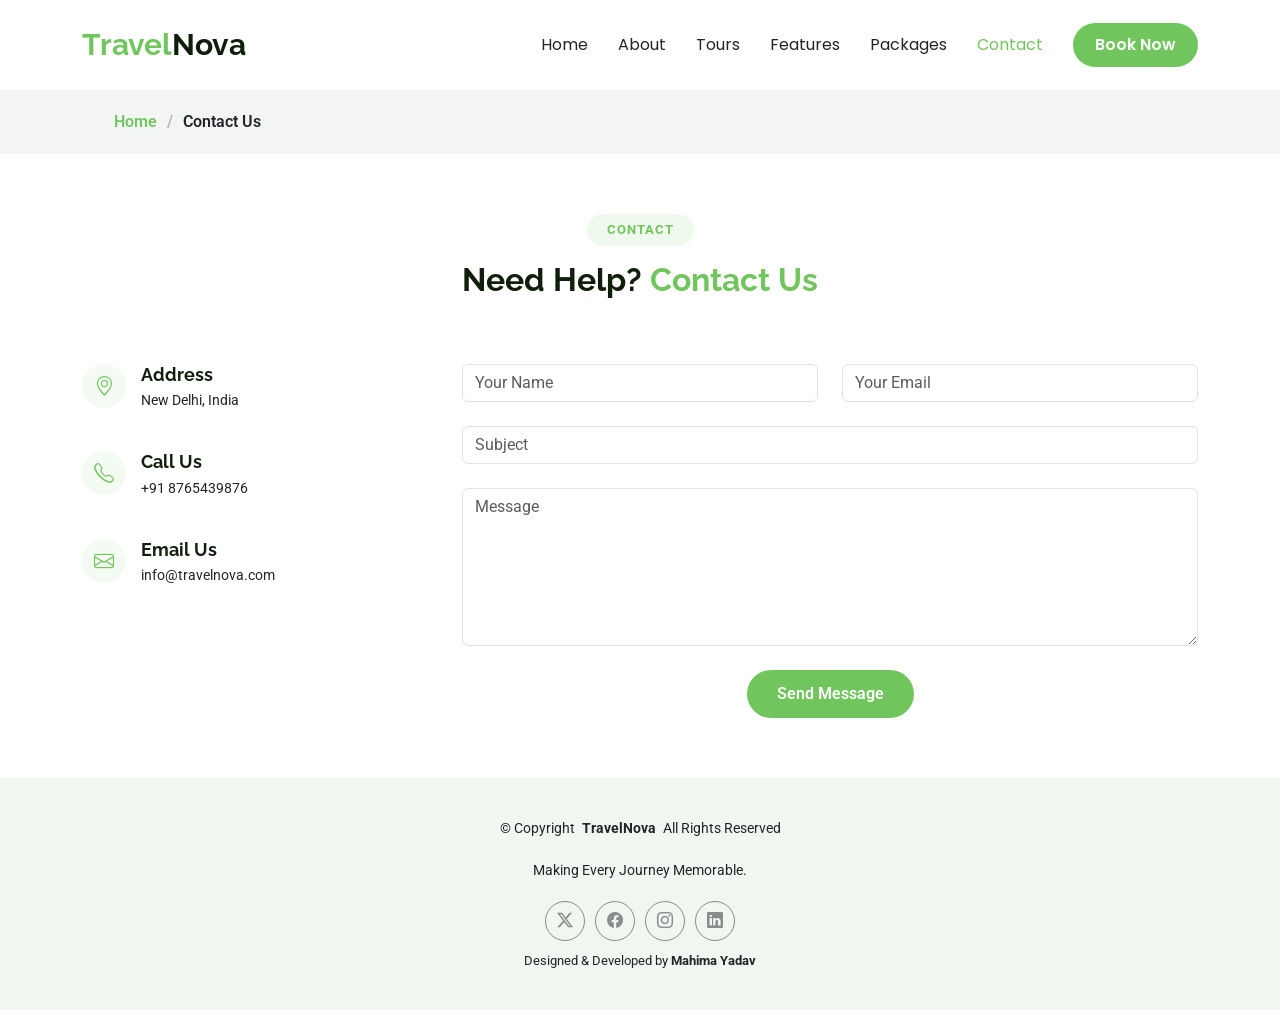
<file: contact.html>
<!DOCTYPE html>
<html lang="en">

<head>
    <meta charset="utf-8">
    <meta content="width=device-width, initial-scale=1.0" name="viewport">
    <title>Contact | TravelNova</title>
    <meta name="description" content="Contact TravelNova for travel packages, bookings and customer support.">

    <!-- Favicons -->
    <link href="assets/img/favicon.png" rel="icon">
    <link href="assets/img/apple-touch-icon.png" rel="apple-touch-icon">

    <!-- Fonts -->
    <link href="https://fonts.googleapis.com" rel="preconnect">
    <link href="https://fonts.gstatic.com" rel="preconnect" crossorigin>
    <link
        href="https://fonts.googleapis.com/css2?family=Roboto:ital,wght@0,100;0,300;0,400;0,500;0,700;0,900;1,100;1,300;1,400;1,500;1,700;1,900&family=Poppins:ital,wght@0,100;0,200;0,300;0,400;0,500;0,600;0,700;0,800;0,900;1,100;1,200;1,300;1,400;1,500;1,600;1,700;1,800;1,900&family=Raleway:ital,wght@0,100;0,200;0,300;0,400;0,500;0,600;0,700;0,800;0,900;1,100;1,200;1,300;1,400;1,500;1,600;1,700;1,800;1,900&display=swap"
        rel="stylesheet">

    <!-- Vendor CSS Files -->
    <link href="assets/vendor/bootstrap/css/bootstrap.min.css" rel="stylesheet">
    <link href="assets/vendor/bootstrap-icons/bootstrap-icons.css" rel="stylesheet">
    <link href="assets/vendor/aos/aos.css" rel="stylesheet">

    <!-- Main CSS File -->
    <link href="assets/css/main.css" rel="stylesheet">
</head>

<body>

    <header id="header" class="header d-flex align-items-center sticky-top">
        <div class="container-fluid container-xl position-relative d-flex align-items-center justify-content-between">

            <a href="index.html" class="logo d-flex align-items-center">
                <h1 class="sitename"><span>Travel</span>Nova</h1>
            </a>

            <nav id="navmenu" class="navmenu">
                <ul>
                    <li><a href="index.html#hero">Home</a></li>
                    <li><a href="index.html#about">About</a></li>
                    <li><a href="index.html#services">Tours</a></li>
                    <li><a href="index.html#features">Features</a></li>
                    <li><a href="index.html#pricing">Packages</a></li>

                    <li><a href="contact.html">Contact</a></li>
                <li class="nav-booking">
    <a href="booking.html" class="book-btn">Book Now</a>
</li>
                </ul>
                <i class="mobile-nav-toggle d-xl-none bi bi-list"></i>
            </nav>

        </div>
    </header>

    <main class="main">

        <!-- Page Title -->
        <div class="page-title" data-aos="fade">
            <nav class="breadcrumbs">
                <div class="container">
                    <ol>
                        <li><a href="index.html#hero">Home</a></li>
                        <li class="current">Contact Us</li>
                    </ol>
                </div>
            </nav>
        </div><!-- End Page Title -->


        <!-- Contact Section -->
        <section id="contact" class="contact section">

            <!-- Section Title -->
            <div class="container section-title" data-aos="fade-up">
                <h2>Contact</h2>
                <div><span>Need Help?</span> <span class="description-title">Contact Us</span></div>
            </div><!-- End Section Title -->

            <div class="container" data-aos="fade" data-aos-delay="100">

                <div class="row gy-4">

                    <div class="col-lg-4">
                        <div class="info-item d-flex" data-aos="fade-up" data-aos-delay="200">
                            <i class="bi bi-geo-alt flex-shrink-0"></i>
                            <div>
                                <h3>Address</h3>
                                <p>New Delhi, India</p>
                            </div>
                        </div><!-- End Info Item -->

                        <div class="info-item d-flex" data-aos="fade-up" data-aos-delay="300">
                            <i class="bi bi-telephone flex-shrink-0"></i>
                            <div>
                                <h3>Call Us</h3>
                                <p>+91 8765439876</p>
                            </div>
                        </div>
                        <div class="info-item d-flex" data-aos="fade-up" data-aos-delay="400">
                            <i class="bi bi-envelope flex-shrink-0"></i>
                            <div>
                                <h3>Email Us</h3>
                                <p>info@travelnova.com</p>
                            </div>
                        </div><!-- End Info Item -->

                    </div>

                    <div class="col-lg-8">
                        <form id="contactForm" data-aos="fade-up" data-aos-delay="200">
                            <div class="row gy-4">

                                <div class="col-md-6">
                                    <input type="text" name="name" class="form-control" placeholder="Your Name"
                                        required="">
                                </div>

                                <div class="col-md-6 ">
                                    <input type="email" class="form-control" name="email" placeholder="Your Email"
                                        required="">
                                </div>

                                <div class="col-md-12">
                                    <input type="text" class="form-control" name="subject" placeholder="Subject"
                                        required="">
                                </div>

                                <div class="col-md-12">
                                    <textarea class="form-control" name="message" rows="6" placeholder="Message"
                                        required=""></textarea>
                                </div>

                                <div class="col-md-12 text-center">
                                <button type="submit">Send Message</button>
                                </div>

                            </div>
                        </form>
                    </div><!-- End Contact Form -->

                </div>

            </div>

        </section><!-- /Contact Section -->


    </main>

    <footer id="footer" class="footer light-background">

        <div class="container">
            <div class="copyright text-center ">
        <p>&copy; <span>Copyright</span> <strong class="px-1 sitename">TravelNova</strong> <span>All Rights Reserved</span>
        </p><br>
        <p>Making Every Journey Memorable.</p>
      </div>
            <div class="social-links d-flex justify-content-center">
        <a href="https://twitter.com"><i class="bi bi-twitter-x"></i></a>
        <a href="https://facebook.com"><i class="bi bi-facebook"></i></a>
        <a href="https://instagram.com"><i class="bi bi-instagram"></i></a>
        <a href="https://linkedin.com"><i class="bi bi-linkedin"></i></a>
      </div>
            <div class="credits">
        Designed & Developed by <strong>Mahima Yadav</strong>
      </div>
        </div>

    </footer>

    <!-- Scroll Top -->
    <a href="#" id="scroll-top" class="scroll-top d-flex align-items-center justify-content-center"><i
            class="bi bi-arrow-up-short"></i></a>

    <!-- Preloader -->
    <div id="preloader"></div>

    <!-- Vendor JS Files -->
    <script src="assets/vendor/bootstrap/js/bootstrap.bundle.min.js"></script>
    <script src="assets/vendor/aos/aos.js"></script>

    <!-- Main JS File -->
    <script src="assets/js/main.js"></script>

</body>

</html>
</file>
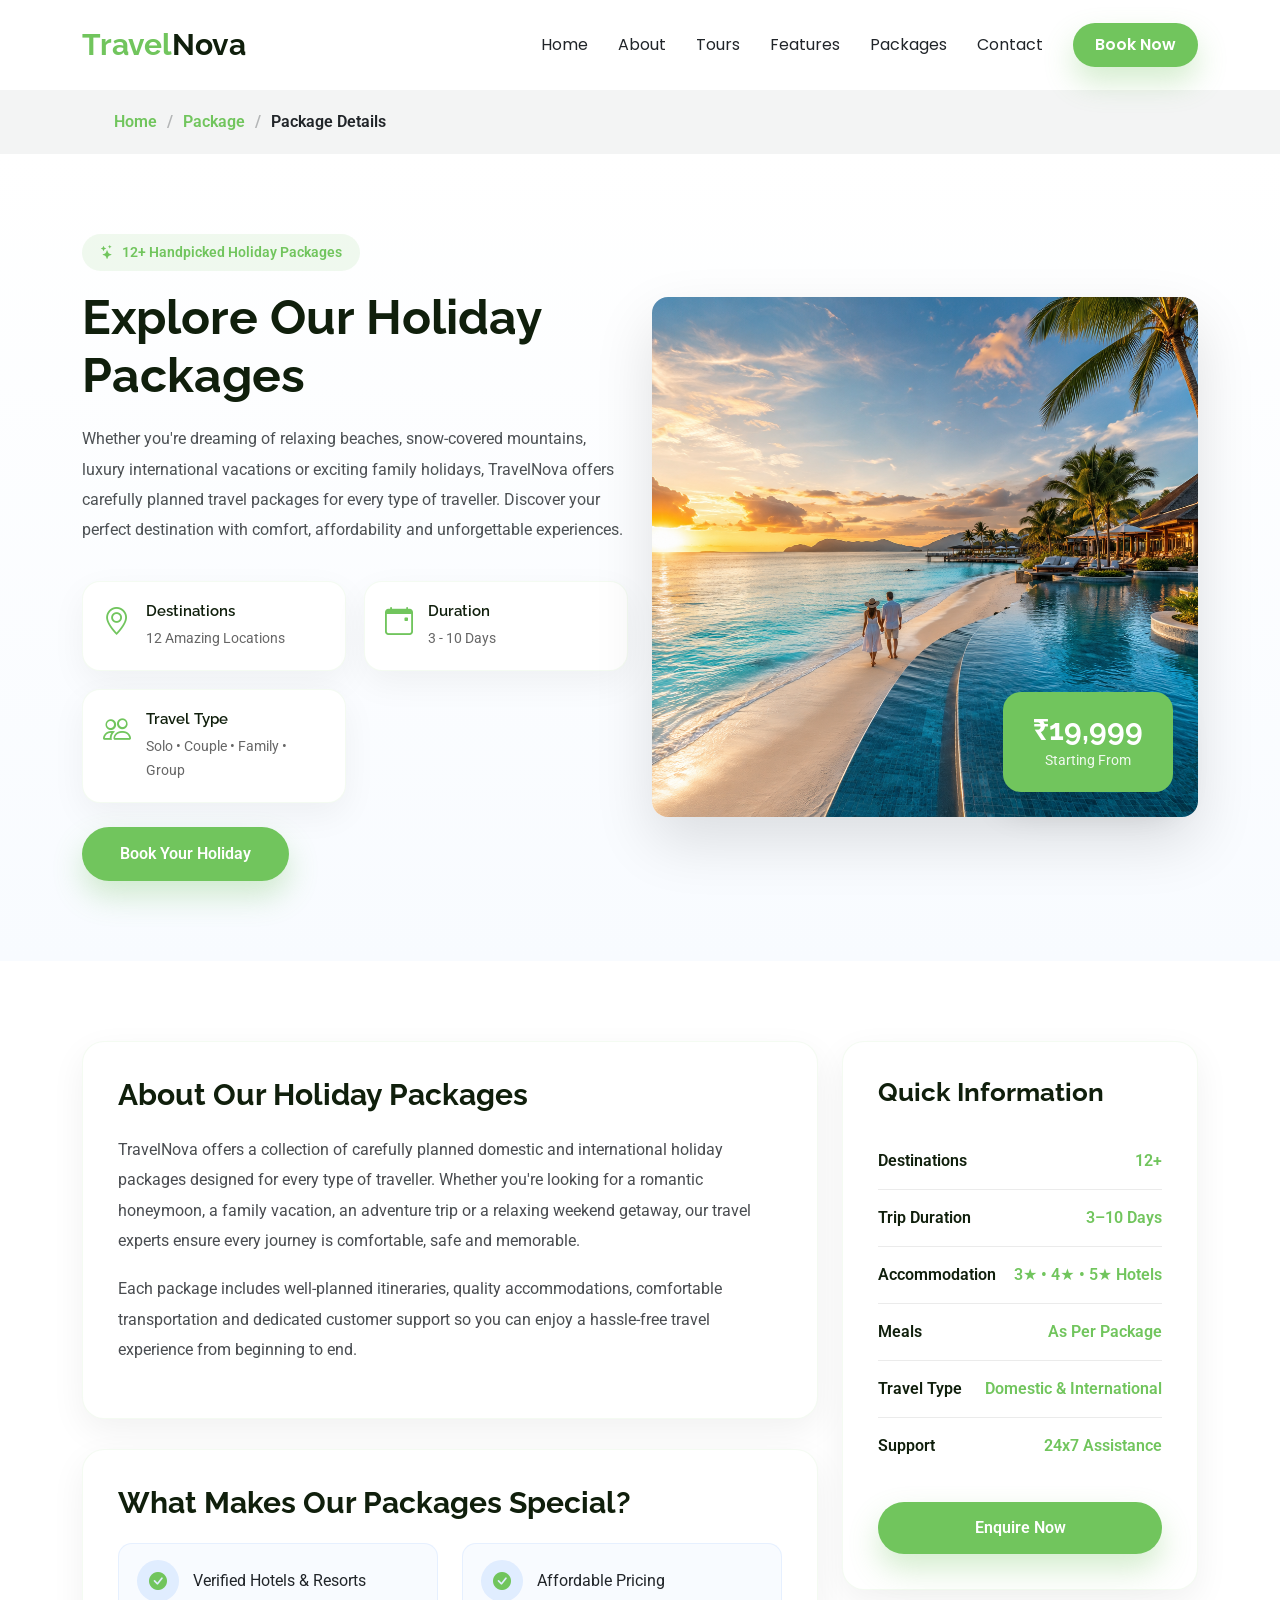
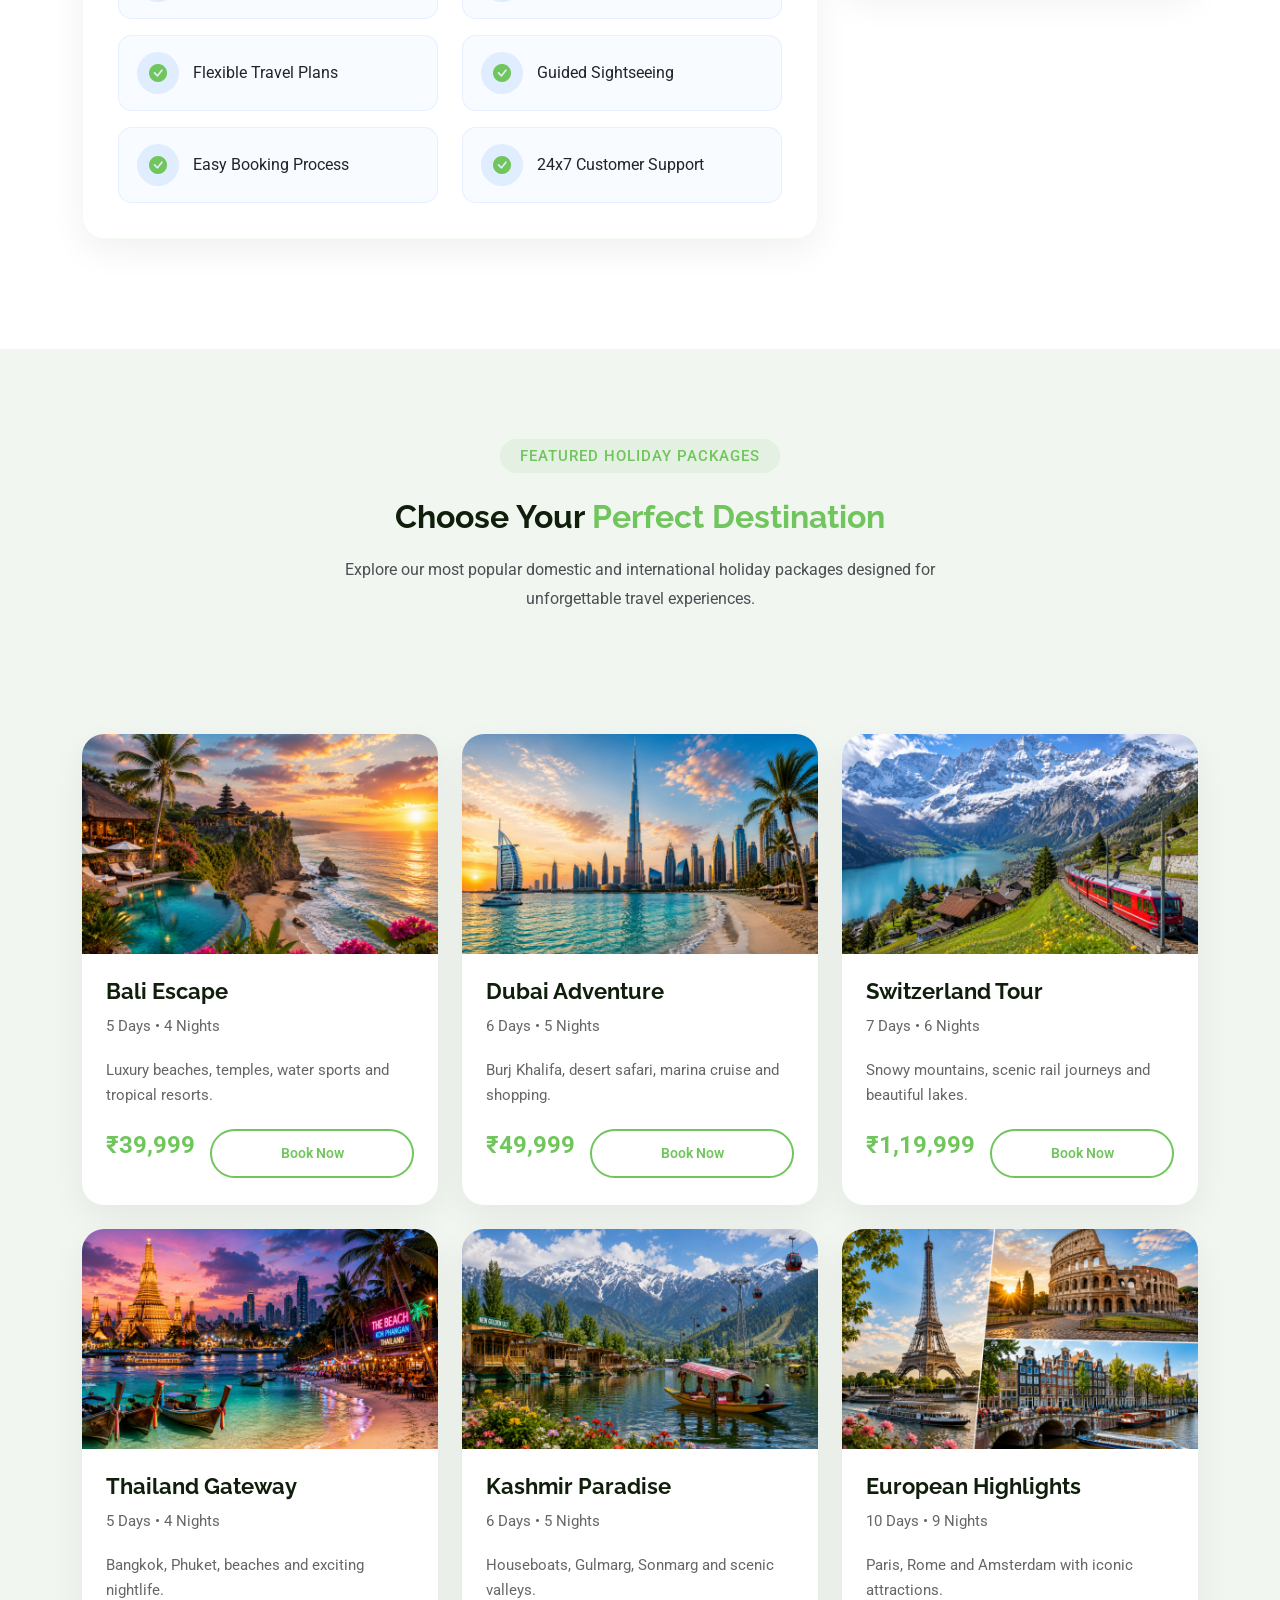
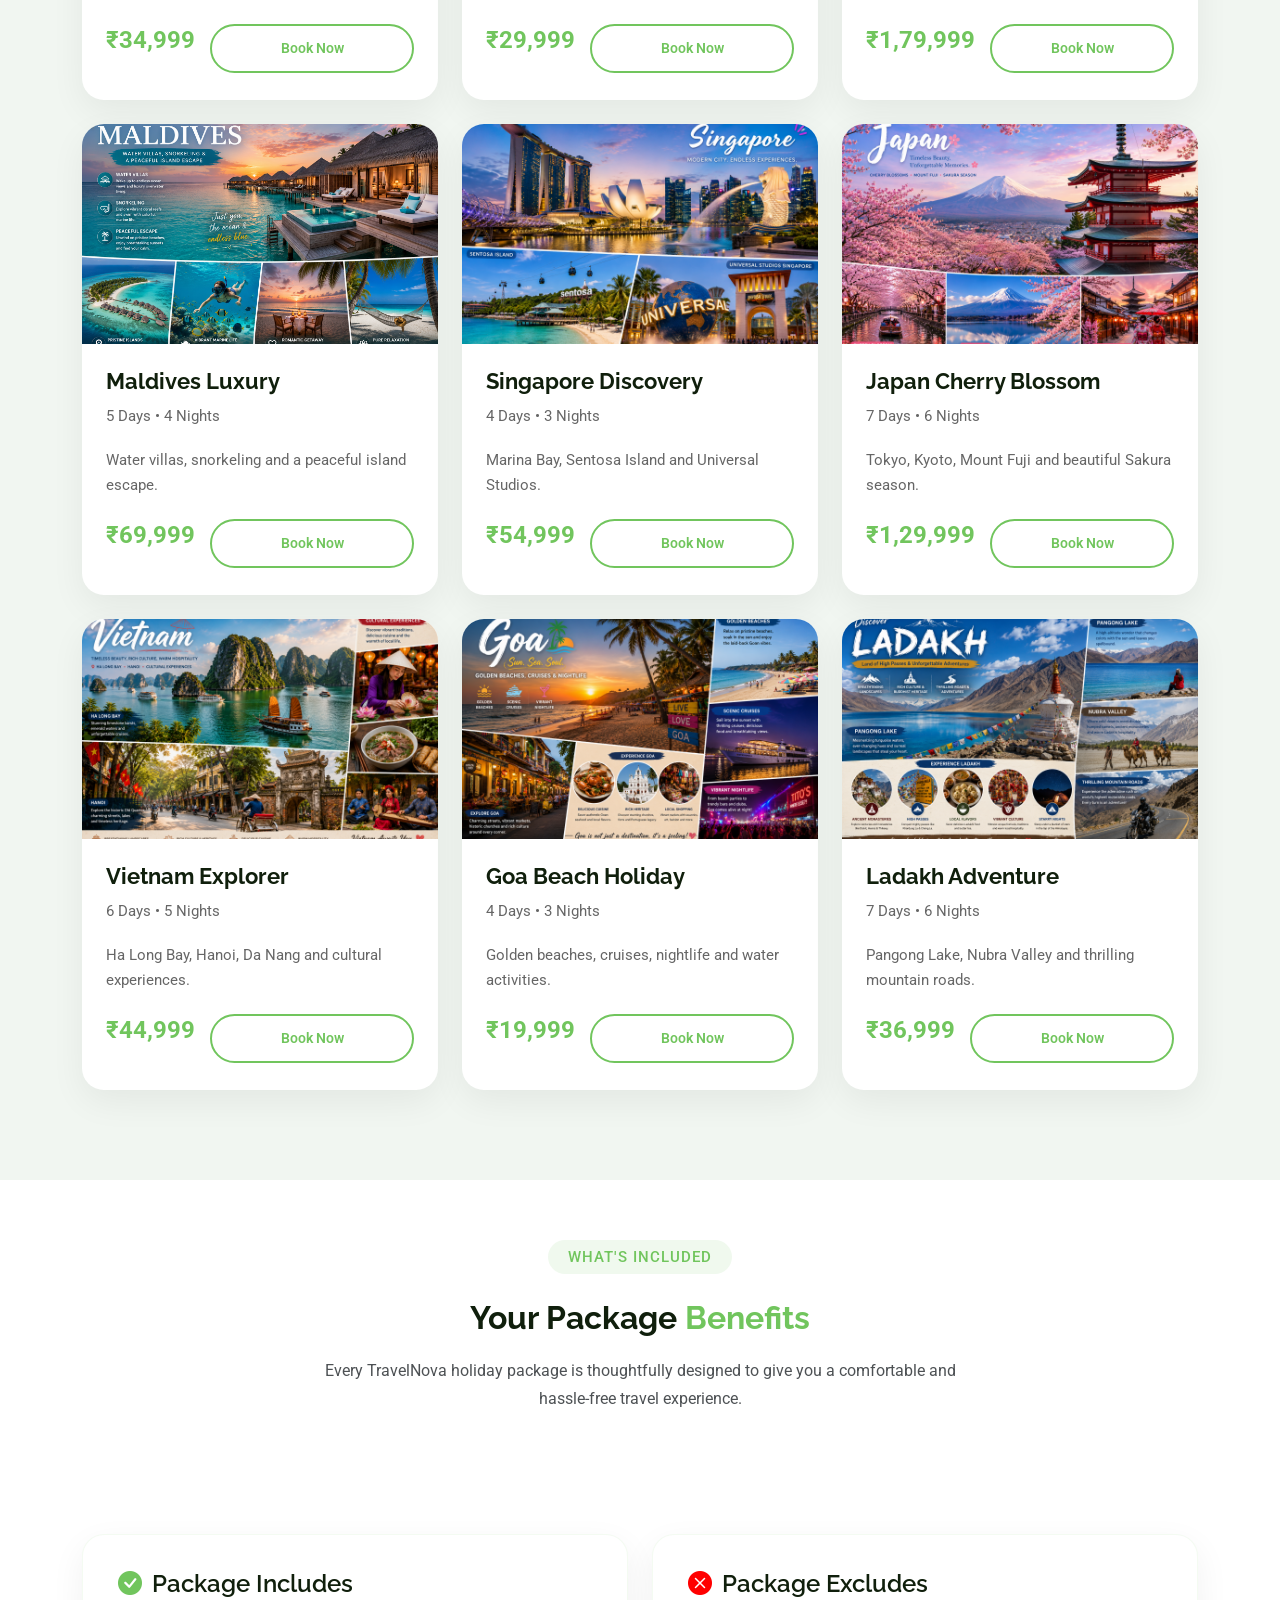
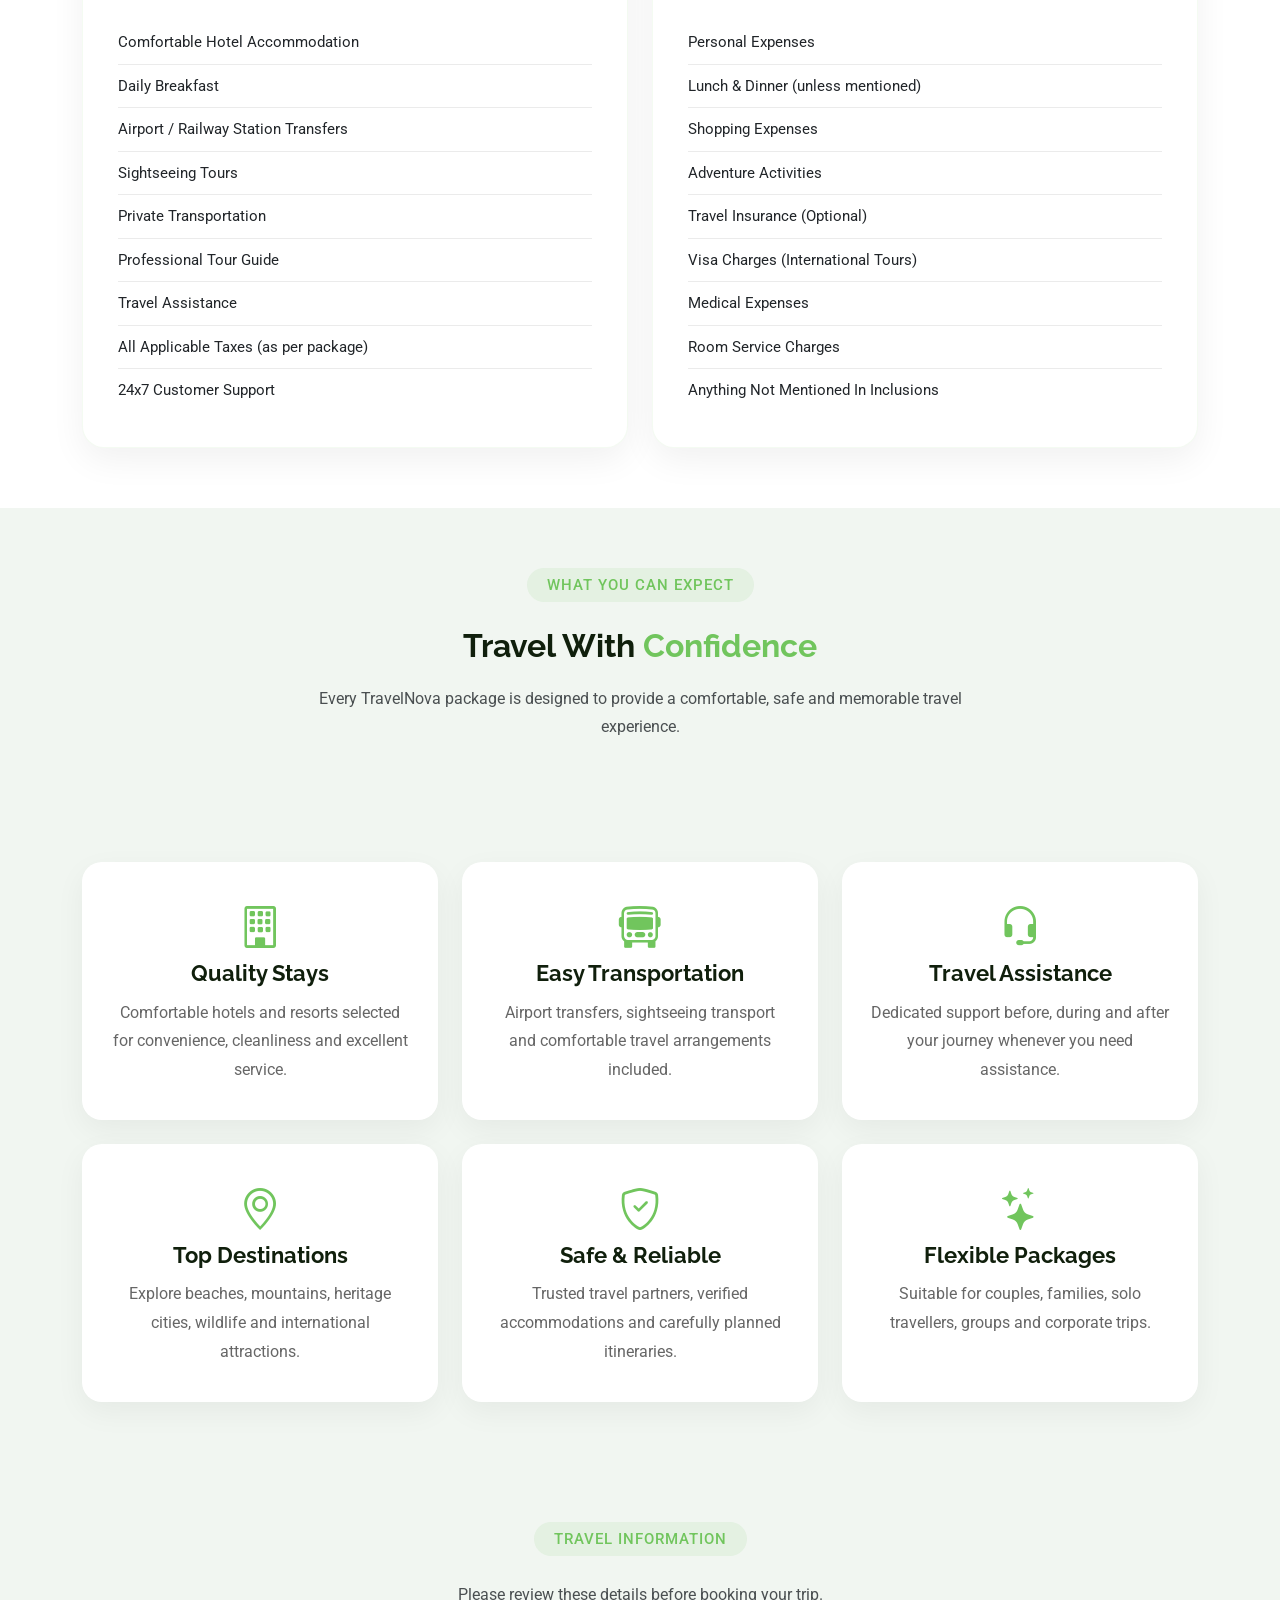
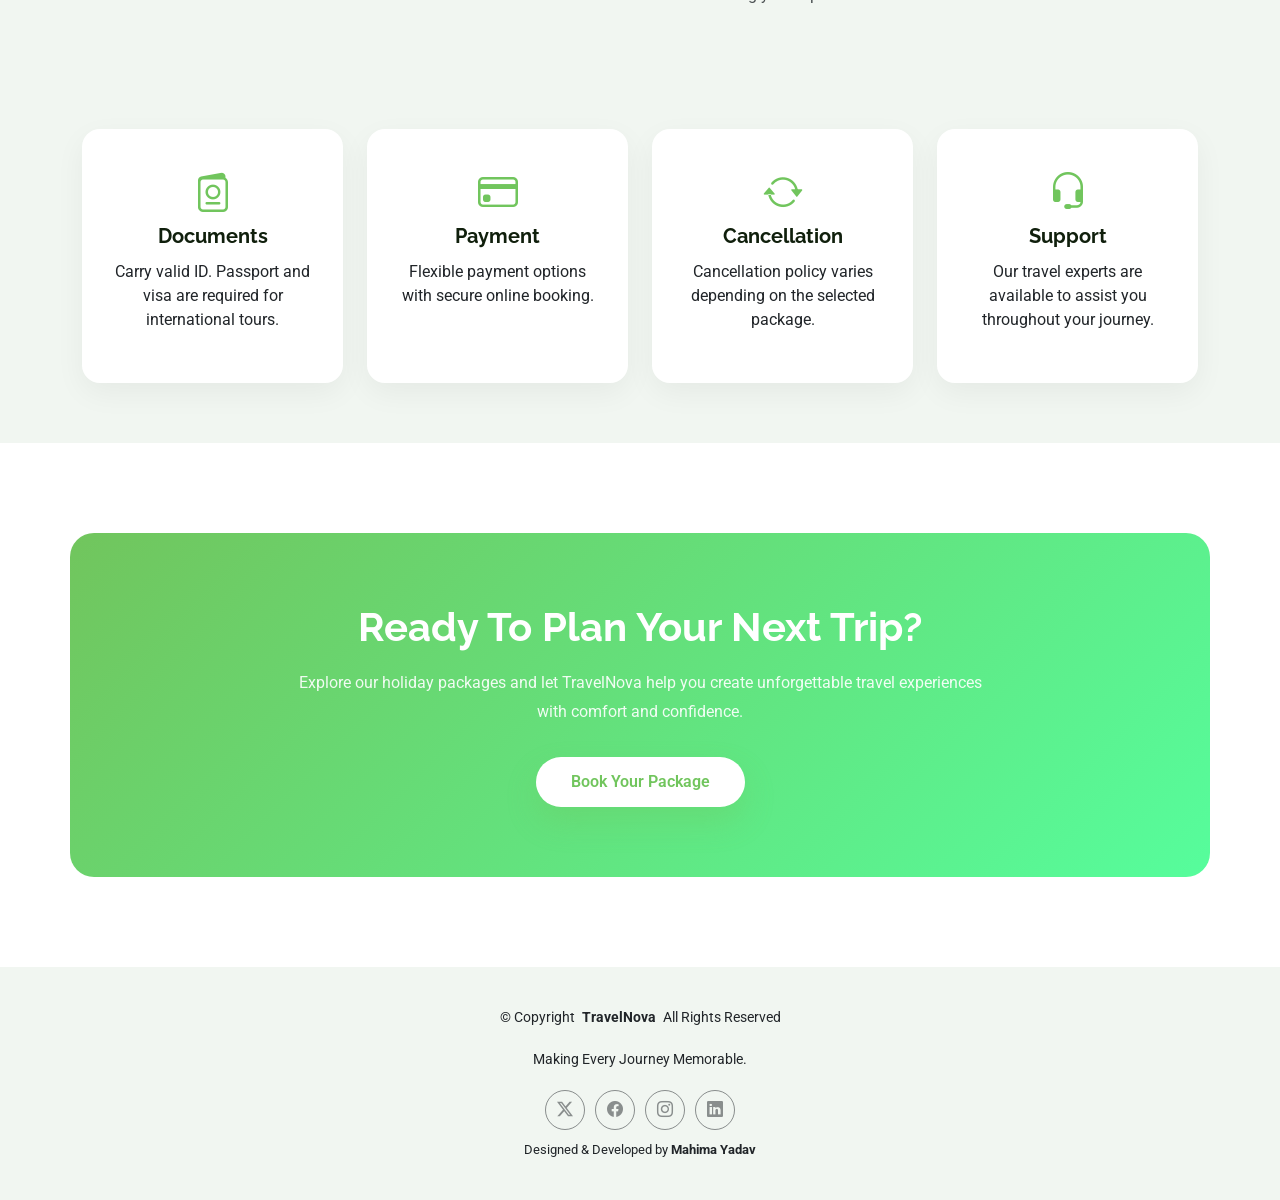
<file: package-details.html>
<!DOCTYPE html>
<html lang="en">

<head>
    <meta charset="utf-8">
    <meta content="width=device-width, initial-scale=1.0" name="viewport">
    <title>Package Details | TravelNova</title>
    <meta name="description" content="Contact TravelNova for travel packages, bookings and customer support.">

    <!-- Favicons -->
    <link href="assets/img/favicon.png" rel="icon">
    <link href="assets/img/apple-touch-icon.png" rel="apple-touch-icon">

    <!-- Fonts -->
    <link href="https://fonts.googleapis.com" rel="preconnect">
    <link href="https://fonts.gstatic.com" rel="preconnect" crossorigin>
    <link
        href="https://fonts.googleapis.com/css2?family=Roboto:ital,wght@0,100;0,300;0,400;0,500;0,700;0,900;1,100;1,300;1,400;1,500;1,700;1,900&family=Poppins:ital,wght@0,100;0,200;0,300;0,400;0,500;0,600;0,700;0,800;0,900;1,100;1,200;1,300;1,400;1,500;1,600;1,700;1,800;1,900&family=Raleway:ital,wght@0,100;0,200;0,300;0,400;0,500;0,600;0,700;0,800;0,900;1,100;1,200;1,300;1,400;1,500;1,600;1,700;1,800;1,900&display=swap"
        rel="stylesheet">

    <!-- Vendor CSS Files -->
    <link href="assets/vendor/bootstrap/css/bootstrap.min.css" rel="stylesheet">
    <link href="assets/vendor/bootstrap-icons/bootstrap-icons.css" rel="stylesheet">
    <link href="assets/vendor/aos/aos.css" rel="stylesheet">

    <!-- Main CSS File -->
    <link href="assets/css/main.css" rel="stylesheet">
    <link href="assets/css/package-details.css" rel="stylesheet">

</head>

<body>

    <header id="header" class="header d-flex align-items-center sticky-top">
        <div class="container-fluid container-xl position-relative d-flex align-items-center justify-content-between">

            <a href="index.html" class="logo d-flex align-items-center">
                <h1 class="sitename"><span>Travel</span>Nova</h1>
            </a>
            
      <nav id="navmenu" class="navmenu">
        <ul>
          <li><a href="index.html#hero">Home</a></li>
          <li><a href="index.html#about">About</a></li>
          <li><a href="index.html#services">Tours</a></li>
          <li><a href="index.html#features">Features</a></li>
          <li><a href="index.html#pricing">Packages</a></li>

          <li><a href="contact.html">Contact</a></li>
          <li class="nav-booking">
            <a href="booking.html" class="book-btn">Book Now</a>
          </li>
        </ul>
        <i class="mobile-nav-toggle d-xl-none bi bi-list"></i>
      </nav>
        </div>
    </header>

    <main class="main">

        <!-- Page Title -->
        <div class="page-title" data-aos="fade">
            <nav class="breadcrumbs">
                <div class="container">
                    <ol>
                        <li><a href="index.html#hero">Home</a></li>
                        <li><a href="pricing.html">Package</a></li>
                        <li class="current">Package Details</li>
                    </ol>
                </div>
            </nav>
        </div>

        <!-- Hero Section -->
        <section class="package-hero section mobile-center">

            <div class="container">

                <div class="row align-items-center gy-5">

                    <div class="col-lg-6" data-aos="fade-right">

                        <span class="package-badge">
                            <i class="bi bi-stars"></i>
                            12+ Handpicked Holiday Packages
                        </span>

                        <h1>Explore Our Holiday Packages</h1>

                        <p>
                            Whether you're dreaming of relaxing beaches, snow-covered mountains,
                            luxury international vacations or exciting family holidays,
                            TravelNova offers carefully planned travel packages for every type
                            of traveller. Discover your perfect destination with comfort,
                            affordability and unforgettable experiences.
                        </p>

                        <div class="package-info">

                            <div class="info-box">
                                <i class="bi bi-geo-alt"></i>
                                <div>
                                    <h6>Destinations</h6>
                                    <span>12 Amazing Locations</span>
                                </div>
                            </div>

                            <div class="info-box">
                                <i class="bi bi-calendar-event"></i>
                                <div>
                                    <h6>Duration</h6>
                                    <span>3 - 10 Days</span>
                                </div>
                            </div>

                            <div class="info-box">
                                <i class="bi bi-people"></i>
                                <div>
                                    <h6>Travel Type</h6>
                                    <span>Solo • Couple • Family • Group</span>
                                </div>
                            </div>

                        </div>

                        <a href="booking.html" class="btn book-btn mt-4">
                            Book Your Holiday
                        </a>
                    </div>
                    <div class="col-lg-6" data-aos="fade-left">
                        <div class="package-image">

                            <img src="assets/img/package-banner.png" class="img-fluid rounded-4" alt="Travel Packages">

                            <div class="price-tag">

                                <h2>₹19,999</h2>

                                <span>Starting From</span>

                            </div>

                        </div>

                    </div>

                </div>

            </div>

        </section>

        <!-- About Packages -->
        <section class="package-overview section">

            <div class="container">
                <div class="row gy-5">
                    <div class="col-lg-8" data-aos="fade-right">
                        <div class="detail-card mobile-center">
                            <h2>About Our Holiday Packages</h2>

                            <p>
                                TravelNova offers a collection of carefully planned domestic and international
                                holiday packages designed for every type of traveller. Whether you're looking
                                for a romantic honeymoon, a family vacation, an adventure trip or a relaxing
                                weekend getaway, our travel experts ensure every journey is comfortable,
                                safe and memorable.
                            </p>

                            <p>
                                Each package includes well-planned itineraries, quality accommodations,
                                comfortable transportation and dedicated customer support so you can enjoy
                                a hassle-free travel experience from beginning to end.
                            </p>

                        </div>

                        <div class="detail-card mt-4">
                            <h2 class="mobile-center">What Makes Our Packages Special?</h2>

                            <div class="row gy-3">

                                <div class="col-md-6">
                                    <div class="highlight-item">
                                        <i class="bi bi-check-circle-fill"></i>
                                        Verified Hotels & Resorts
                                    </div>
                                </div>

                                <div class="col-md-6">
                                    <div class="highlight-item">
                                        <i class="bi bi-check-circle-fill"></i>
                                        Affordable Pricing
                                    </div>
                                </div>

                                <div class="col-md-6">
                                    <div class="highlight-item">
                                        <i class="bi bi-check-circle-fill"></i>
                                        Flexible Travel Plans
                                    </div>
                                </div>

                                <div class="col-md-6">
                                    <div class="highlight-item">
                                        <i class="bi bi-check-circle-fill"></i>
                                        Guided Sightseeing
                                    </div>
                                </div>

                                <div class="col-md-6">
                                    <div class="highlight-item">
                                        <i class="bi bi-check-circle-fill"></i>
                                        Easy Booking Process
                                    </div>
                                </div>

                                <div class="col-md-6">
                                    <div class="highlight-item">
                                        <i class="bi bi-check-circle-fill"></i>
                                        24x7 Customer Support
                                    </div>
                                </div>

                            </div>

                        </div>

                    </div>

                    <div class="col-lg-4" data-aos="fade-left">

                        <div class="booking-card">

                            <h3>Quick Information</h3>

                            <ul class="list-unstyled">

                                <li>
                                    <strong>Destinations</strong>
                                    <span>12+</span>
                                </li>

                                <li>
                                    <strong>Trip Duration</strong>
                                    <span>3–10 Days</span>
                                </li>

                                <li>
                                    <strong>Accommodation</strong>
                                    <span>3★ • 4★ • 5★ Hotels</span>
                                </li>

                                <li>
                                    <strong>Meals</strong>
                                    <span>As Per Package</span>
                                </li>

                                <li>
                                    <strong>Travel Type</strong>
                                    <span>Domestic & International</span>
                                </li>

                                <li>
                                    <strong>Support</strong>
                                    <span>24x7 Assistance</span>
                                </li>

                            </ul>

                            <a href="contact.html" class="btn book-btn w-100">
                                Enquire Now
                            </a>

                        </div>

                    </div>

                </div>

            </div>

        </section>

        <!-- Featured Holiday Packages -->
        <section class="featured-packages section light-background">

            <div class="container">

                <div class="section-title text-center" data-aos="fade-up">
                    <h2>Featured Holiday Packages</h2>
                    <div>
                        <span>Choose Your</span>
                        <span class="description-title">Perfect Destination</span>
                    </div>
                    <p>
                        Explore our most popular domestic and international holiday packages
                        designed for unforgettable travel experiences.
                    </p>
                </div>

                <div class="row gy-4">

                    <!-- Bali -->
                    <div class="col-lg-4 col-md-6" data-aos="zoom-in">
                        <div class="package-card">
                            <img src="assets/img/bali.png" class="img-fluid" alt="bali">
                            <div class="package-content">
                                <h3>Bali Escape</h3>
                                <p>5 Days • 4 Nights</p>
                                <p>Luxury beaches, temples, water sports and tropical resorts.</p>
                                <div class="package-footer">
                                    <span class="price">₹39,999</span>
                                    <a href="booking.html?destination=Bali" class="btn btn-sm package-btn">Book Now</a>
                                </div>
                            </div>
                        </div>
                    </div>

                    <!-- Dubai -->
                    <div class="col-lg-4 col-md-6" data-aos="zoom-in" data-aos-delay="100">
                        <div class="package-card">
                            <img src="assets/img/dubai.png" class="img-fluid" alt="dubai">
                            <div class="package-content">
                                <h3>Dubai Adventure</h3>
                                <p>6 Days • 5 Nights</p>
                                <p>Burj Khalifa, desert safari, marina cruise and shopping.</p>
                                <div class="package-footer">
                                    <span class="price">₹49,999</span>
                                    <a href="booking.html?destination=Dubai" class="btn btn-sm package-btn">Book Now</a>
                                </div>
                            </div>
                        </div>
                    </div>

                    <!-- Switzerland -->
                    <div class="col-lg-4 col-md-6" data-aos="zoom-in" data-aos-delay="200">
                        <div class="package-card">
                            <img src="assets/img/switzerland.png" class="img-fluid" alt="switzerland">
                            <div class="package-content">
                                <h3>Switzerland Tour</h3>
                                <p>7 Days • 6 Nights</p>
                                <p>Snowy mountains, scenic rail journeys and beautiful lakes.</p>
                                <div class="package-footer">
                                    <span class="price">₹1,19,999</span>
                                    <a href="booking.html?destination=Switzerland" class="btn btn-sm package-btn">Book Now</a>
                                </div>
                            </div>
                        </div>
                    </div>

                    <!-- Thailand -->
                    <div class="col-lg-4 col-md-6" data-aos="zoom-in">
                        <div class="package-card">
                            <img src="assets/img/thailand.png" class="img-fluid" alt="thailand">
                            <div class="package-content">
                                <h3>Thailand Gateway</h3>
                                <p>5 Days • 4 Nights</p>
                                <p>Bangkok, Phuket, beaches and exciting nightlife.</p>
                                <div class="package-footer">
                                    <span class="price">₹34,999</span>
                                    <a href="booking.html?destination=Thailand" class="btn btn-sm package-btn">Book Now</a>
                                </div>
                            </div>
                        </div>
                    </div>

                    <!-- Kashmir -->
                    <div class="col-lg-4 col-md-6" data-aos="zoom-in" data-aos-delay="100">
                        <div class="package-card">
                            <img src="assets/img/kashmir.png" class="img-fluid" alt="kashmir">
                            <div class="package-content">
                                <h3>Kashmir Paradise</h3>
                                <p>6 Days • 5 Nights</p>
                                <p>Houseboats, Gulmarg, Sonmarg and scenic valleys.</p>
                                <div class="package-footer">
                                    <span class="price">₹29,999</span>
                                    <a href="booking.html?destination=Kashmir" class="btn btn-sm package-btn">Book Now</a>
                                </div>
                            </div>
                        </div>
                    </div>

                    <!-- Europe -->
                    <div class="col-lg-4 col-md-6" data-aos="zoom-in" data-aos-delay="200">
                        <div class="package-card">
                            <img src="assets/img/europe.png" class="img-fluid" alt="europe">
                            <div class="package-content">
                                <h3>European Highlights</h3>
                                <p>10 Days • 9 Nights</p>
                                <p>Paris, Rome and Amsterdam with iconic attractions.</p>
                                <div class="package-footer">
                                    <span class="price">₹1,79,999</span>
                                    <a href="booking.html?destination=Europe" class="btn btn-sm package-btn">Book Now</a>
                                </div>
                            </div>
                        </div>
                    </div>

                    <!-- maldives -->
                    <div class="col-lg-4 col-md-6" data-aos="zoom-in">
                        <div class="package-card">
                            <img src="assets/img/maldives.png" class="img-fluid" alt="Maldives">
                            <div class="package-content">
                                <h3>Maldives Luxury</h3>
                                <p>5 Days • 4 Nights</p>
                                <p>Water villas, snorkeling and a peaceful island escape.</p>

                                <div class="package-footer">
                                    <span class="price">₹69,999</span>
                                    <a href="booking.html?destination=Maldives" class="btn btn-sm package-btn">Book Now</a>
                                </div>
                            </div>
                        </div>
                    </div>

                    <!-- Singapore -->
                    <div class="col-lg-4 col-md-6" data-aos="zoom-in" data-aos-delay="100">
                        <div class="package-card">
                            <img src="assets/img/singapore.png" class="img-fluid" alt="Singapore">
                            <div class="package-content">
                                <h3>Singapore Discovery</h3>
                                <p>4 Days • 3 Nights</p>
                                <p>Marina Bay, Sentosa Island and Universal Studios.</p>

                                <div class="package-footer">
                                    <span class="price">₹54,999</span>
                                    <a href="booking.html?destination=Singapore" class="btn btn-sm package-btn">Book Now</a>
                                </div>
                            </div>
                        </div>
                    </div>

                    <!-- Japan -->
                    <div class="col-lg-4 col-md-6" data-aos="zoom-in" data-aos-delay="200">
                        <div class="package-card">
                            <img src="assets/img/japan.png" class="img-fluid" alt="Japan">
                            <div class="package-content">
                                <h3>Japan Cherry Blossom</h3>
                                <p>7 Days • 6 Nights</p>
                                <p>Tokyo, Kyoto, Mount Fuji and beautiful Sakura season.</p>

                                <div class="package-footer">
                                    <span class="price">₹1,29,999</span>
                                    <a href="booking.html?destination=Japan" class="btn btn-sm package-btn">Book Now</a>
                                </div>
                            </div>
                        </div>
                    </div>

                    <!-- Vietnam -->
                    <div class="col-lg-4 col-md-6" data-aos="zoom-in">
                        <div class="package-card">
                            <img src="assets/img/vietnam.png" class="img-fluid" alt="Vietnam">
                            <div class="package-content">
                                <h3>Vietnam Explorer</h3>
                                <p>6 Days • 5 Nights</p>
                                <p>Ha Long Bay, Hanoi, Da Nang and cultural experiences.</p>

                                <div class="package-footer">
                                    <span class="price">₹44,999</span>
                                    <a href="booking.html?destination=Vietnam" class="btn btn-sm package-btn">Book Now</a>
                                </div>
                            </div>
                        </div>
                    </div>

                    <!-- Goa -->
                    <div class="col-lg-4 col-md-6" data-aos="zoom-in" data-aos-delay="100">
                        <div class="package-card">
                            <img src="assets/img/goa.png" class="img-fluid" alt="Goa">
                            <div class="package-content">
                                <h3>Goa Beach Holiday</h3>
                                <p>4 Days • 3 Nights</p>
                                <p>Golden beaches, cruises, nightlife and water activities.</p>

                                <div class="package-footer">
                                    <span class="price">₹19,999</span>
                                    <a href="booking.html?destination=Goa" class="btn btn-sm package-btn">Book Now</a>
                                </div>
                            </div>
                        </div>
                    </div>

                    <!-- Ladakh -->
                    <div class="col-lg-4 col-md-6" data-aos="zoom-in" data-aos-delay="200">
                        <div class="package-card">
                            <img src="assets/img/ladakh.png" class="img-fluid" alt="Ladakh">
                            <div class="package-content">
                                <h3>Ladakh Adventure</h3>
                                <p>7 Days • 6 Nights</p>
                                <p>Pangong Lake, Nubra Valley and thrilling mountain roads.</p>
                                <div class="package-footer">
                                    <span class="price">₹36,999</span>
                                    <a href="booking.html?destination=Ladakh" class="btn btn-sm package-btn">Book Now</a>
                                </div>
                            </div>
                        </div>
                    </div>
                </div>
            </div>
        </section>

        <!-- Package Inclusions -->
        <section class="section">
            <div class="container">
                <div class="section-title text-center" data-aos="fade-up">
                    <h2>What's Included</h2>
                    <div>
                        <span>Your Package</span>
                        <span class="description-title">Benefits</span>
                    </div>
                    <p>
                        Every TravelNova holiday package is thoughtfully designed to give you
                        a comfortable and hassle-free travel experience.
                    </p>
                </div>
                <div class="row gy-4">
                    <div class="col-lg-6" data-aos="fade-right">
                        <div class="include-card">
                            <h3>
                                <i class="bi bi-check-circle-fill inc"></i>
                                Package Includes
                            </h3>
                            <ul>
                                <li>Comfortable Hotel Accommodation</li>
                                <li>Daily Breakfast</li>
                                <li>Airport / Railway Station Transfers</li>
                                <li>Sightseeing Tours</li>
                                <li>Private Transportation</li>
                                <li>Professional Tour Guide</li>
                                <li>Travel Assistance</li>
                                <li>All Applicable Taxes (as per package)</li>
                                <li>24x7 Customer Support</li>
                            </ul>
                        </div>
                    </div>
                    <div class="col-lg-6" data-aos="fade-left">
                        <div class="exclude-card">
                            <h3>
                                <i class="bi bi-x-circle-fill exc"></i>
                                Package Excludes
                            </h3>
                            <ul>
                                <li>Personal Expenses</li>
                                <li>Lunch & Dinner (unless mentioned)</li>
                                <li>Shopping Expenses</li>
                                <li>Adventure Activities</li>
                                <li>Travel Insurance (Optional)</li>
                                <li>Visa Charges (International Tours)</li>
                                <li>Medical Expenses</li>
                                <li>Room Service Charges</li>
                                <li>Anything Not Mentioned In Inclusions</li>
                            </ul>
                        </div>
                    </div>
                </div>
            </div>
        </section>

        <!-- Package Benefits -->
        <section class="package-benefits section light-background">

            <div class="container">

                <div class="section-title text-center" data-aos="fade-up">
                    <h2>What You Can Expect</h2>
                    <div>
                        <span>Travel With</span>
                        <span class="description-title">Confidence</span>
                    </div>
                    <p>
                        Every TravelNova package is designed to provide a comfortable,
                        safe and memorable travel experience.
                    </p>
                </div>
                <div class="row gy-4">
                    <div class="col-lg-4 col-md-6" data-aos="zoom-in">

                        <div class="benefit-card">

                            <i class="bi bi-building"></i>

                            <h4>Quality Stays</h4>

                            <p>
                                Comfortable hotels and resorts selected for
                                convenience, cleanliness and excellent service.
                            </p>
                        </div>
                    </div>
                    <div class="col-lg-4 col-md-6" data-aos="zoom-in" data-aos-delay="100">

                        <div class="benefit-card">

                            <i class="bi bi-bus-front"></i>

                            <h4>Easy Transportation</h4>

                            <p>
                                Airport transfers, sightseeing transport and
                                comfortable travel arrangements included.
                            </p>
                        </div>
                    </div>
                    <div class="col-lg-4 col-md-6" data-aos="zoom-in" data-aos-delay="200">
                        <div class="benefit-card">

                            <i class="bi bi-headset"></i>

                            <h4>Travel Assistance</h4>

                            <p>
                                Dedicated support before, during and after your
                                journey whenever you need assistance.
                            </p>
                        </div>
                    </div>
                    <div class="col-lg-4 col-md-6" data-aos="zoom-in">

                        <div class="benefit-card">

                            <i class="bi bi-geo-alt"></i>

                            <h4>Top Destinations</h4>

                            <p>
                                Explore beaches, mountains, heritage cities,
                                wildlife and international attractions.
                            </p>
                        </div>
                    </div>
                    <div class="col-lg-4 col-md-6" data-aos="zoom-in" data-aos-delay="100">
                        <div class="benefit-card">

                            <i class="bi bi-shield-check"></i>

                            <h4>Safe & Reliable</h4>
                            <p>
                                Trusted travel partners, verified accommodations
                                and carefully planned itineraries.
                            </p>
                        </div>
                    </div>
                    <div class="col-lg-4 col-md-6" data-aos="zoom-in" data-aos-delay="200">
                        <div class="benefit-card">
                            <i class="bi bi-stars"></i>
                            <h4>Flexible Packages</h4>
                            <p>
                                Suitable for couples, families, solo travellers,
                                groups and corporate trips.
                            </p>
                        </div>
                    </div>
                </div>
            </div>
        </section>

        <!-- Travel Information -->
        <section class="travel-info section light-background">

            <div class="container">

                <div class="section-title text-center" data-aos="fade-up">
                    <h2>Travel Information</h2>
                    <p>Please review these details before booking your trip.</p>
                </div>

                <div class="row gy-4">

                    <div class="col-md-6 col-lg-3" data-aos="zoom-in">
                        <div class="info-card">
                            <i class="bi bi-passport"></i>
                            <h5>Documents</h5>
                            <p>Carry valid ID. Passport and visa are required for international tours.</p>
                        </div>
                    </div>

                    <div class="col-md-6 col-lg-3" data-aos="zoom-in" data-aos-delay="100">
                        <div class="info-card">
                            <i class="bi bi-credit-card"></i>
                            <h5>Payment</h5>
                            <p>Flexible payment options with secure online booking.</p>
                        </div>
                    </div>

                    <div class="col-md-6 col-lg-3" data-aos="zoom-in" data-aos-delay="200">
                        <div class="info-card">
                            <i class="bi bi-arrow-repeat"></i>
                            <h5>Cancellation</h5>
                            <p>Cancellation policy varies depending on the selected package.</p>
                        </div>
                    </div>

                    <div class="col-md-6 col-lg-3" data-aos="zoom-in" data-aos-delay="300">
                        <div class="info-card">
                            <i class="bi bi-headset"></i>
                            <h5>Support</h5>
                            <p>Our travel experts are available to assist you throughout your journey.</p>
                        </div>
                    </div>

                </div>

            </div>

        </section>

        <!-- Call To Action -->
        <section class="call-to-action section">

            <div class="container text-center" data-aos="zoom-in">

                <h2>Ready To Plan Your Next Trip?</h2>

                <p>
                    Explore our holiday packages and let TravelNova help you create
                    unforgettable travel experiences with comfort and confidence.
                </p>

                <a href="booking.html" class="btn book-btn">
                    Book Your Package
                </a>

            </div>

        </section>

    </main>


    <footer id="footer" class="footer light-background">

        <div class="container">
            <div class="copyright text-center ">
                <p>&copy; <span>Copyright</span> <strong class="px-1 sitename">TravelNova</strong> <span>All Rights
                        Reserved</span>
                </p><br>
                <p>Making Every Journey Memorable.</p>
            </div>
            <div class="social-links d-flex justify-content-center">
                <a href="https://twitter.com"><i class="bi bi-twitter-x"></i></a>
                <a href="https://facebook.com"><i class="bi bi-facebook"></i></a>
                <a href="https://instagram.com"><i class="bi bi-instagram"></i></a>
                <a href="https://linkedin.com"><i class="bi bi-linkedin"></i></a>
            </div>
            <div class="credits">
                Designed & Developed by <strong>Mahima Yadav</strong>
            </div>
        </div>

    </footer>

    <!-- Scroll Top -->
    <a href="#" id="scroll-top" class="scroll-top d-flex align-items-center justify-content-center"><i
            class="bi bi-arrow-up-short"></i></a>

    <!-- Preloader -->
    <div id="preloader"></div>

    <!-- Vendor JS Files -->
    <script src="assets/vendor/bootstrap/js/bootstrap.bundle.min.js"></script>
    <script src="assets/vendor/aos/aos.js"></script>

    <!-- Main JS File -->
    <script src="assets/js/main.js"></script>

</body>

</html>
</file>
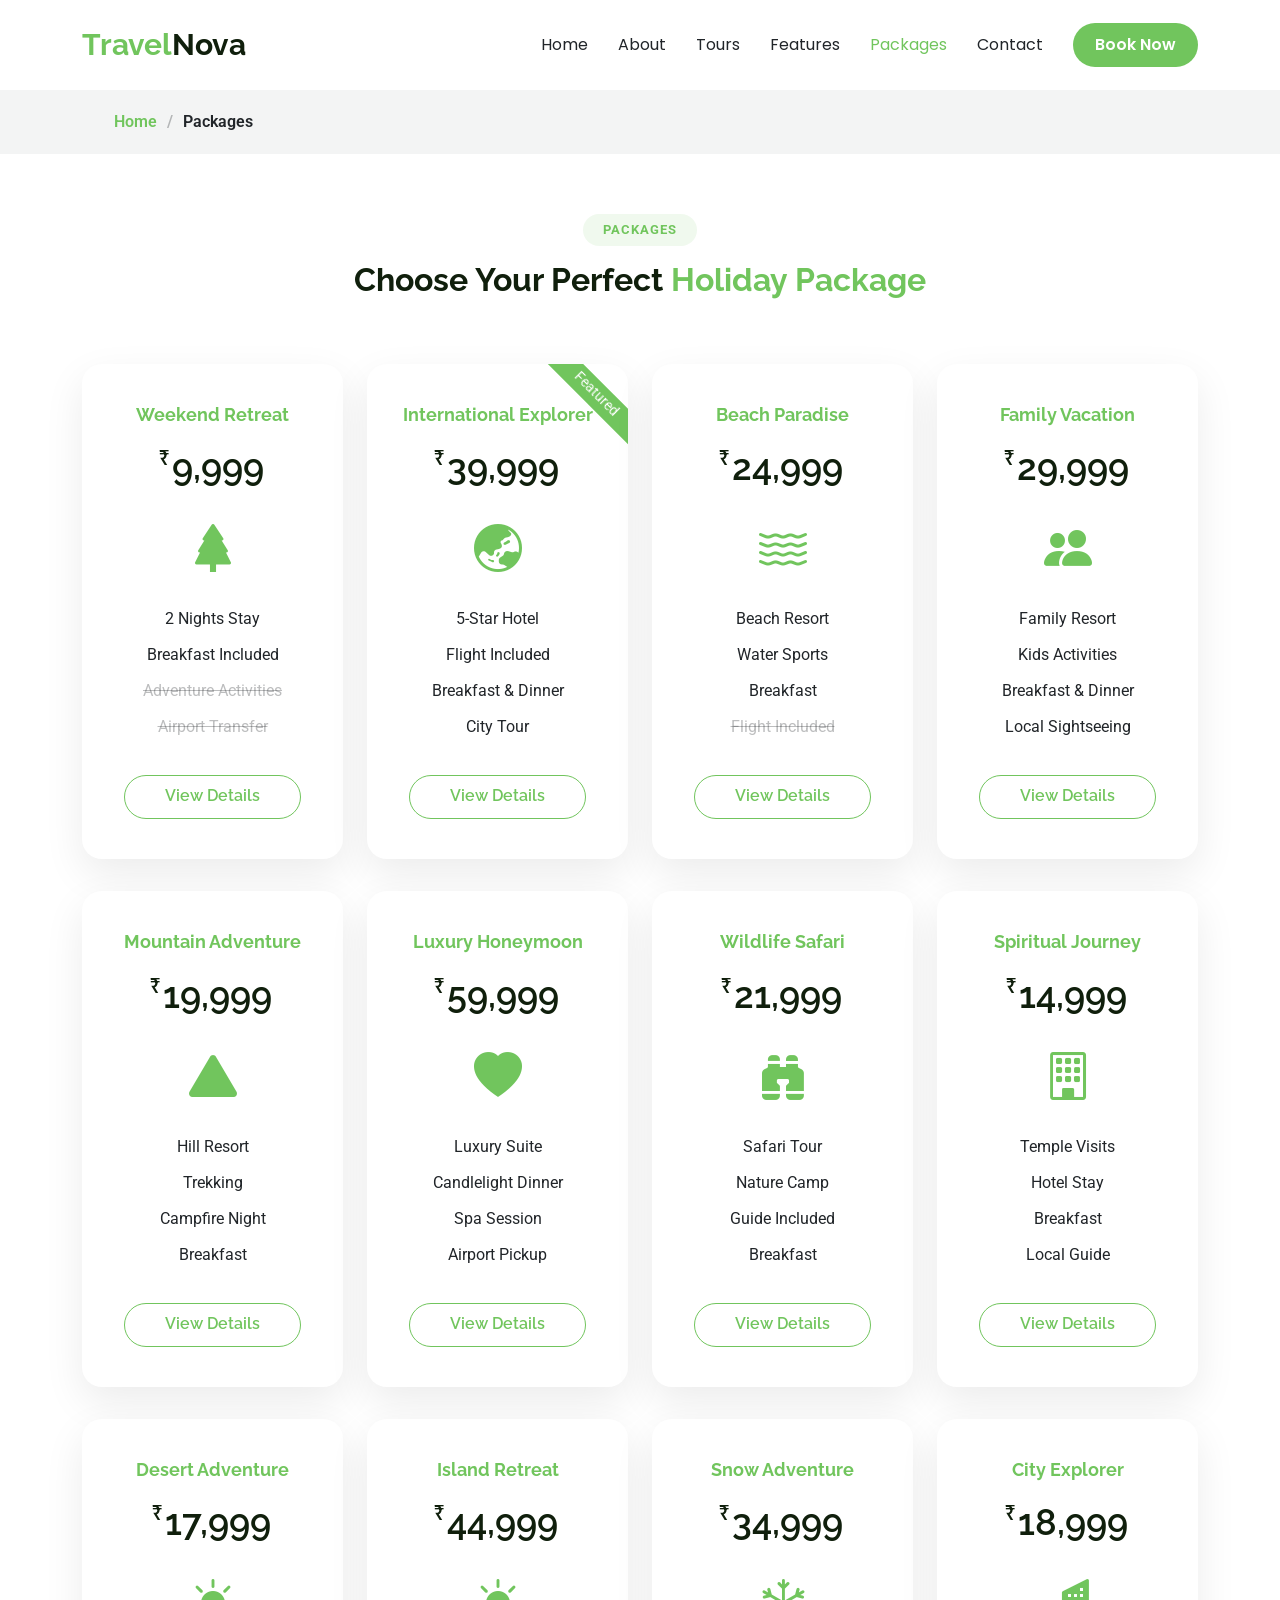
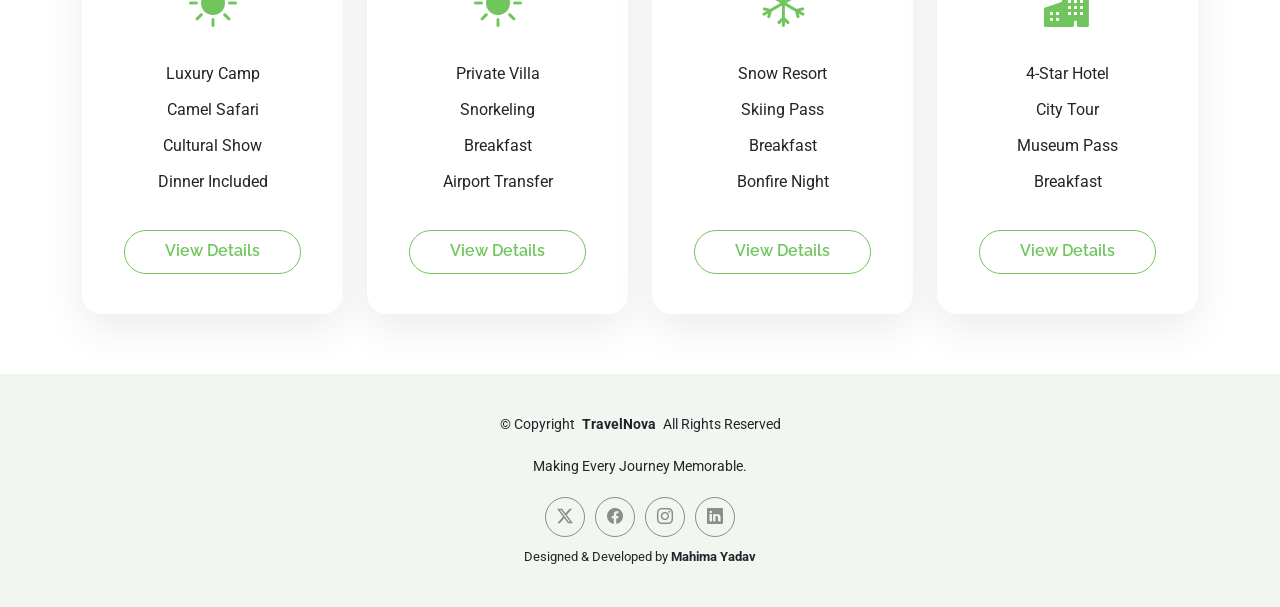
<file: pricing.html>
<!DOCTYPE html>
<html lang="en">

<head>
    <meta charset="utf-8">
    <meta content="width=device-width, initial-scale=1.0" name="viewport">
    <title>Packages | TravelNova</title>
    <meta name="description" content="Packages of TravelNova bookings and customer support.">

    <!-- Favicons -->
    <link href="assets/img/favicon.png" rel="icon">
    <link href="assets/img/apple-touch-icon.png" rel="apple-touch-icon">

    <!-- Fonts -->
    <link href="https://fonts.googleapis.com" rel="preconnect">
    <link href="https://fonts.gstatic.com" rel="preconnect" crossorigin>
    <link
        href="https://fonts.googleapis.com/css2?family=Roboto:ital,wght@0,100;0,300;0,400;0,500;0,700;0,900;1,100;1,300;1,400;1,500;1,700;1,900&family=Poppins:ital,wght@0,100;0,200;0,300;0,400;0,500;0,600;0,700;0,800;0,900;1,100;1,200;1,300;1,400;1,500;1,600;1,700;1,800;1,900&family=Raleway:ital,wght@0,100;0,200;0,300;0,400;0,500;0,600;0,700;0,800;0,900;1,100;1,200;1,300;1,400;1,500;1,600;1,700;1,800;1,900&display=swap"
        rel="stylesheet">

    <!-- Vendor CSS Files -->
    <link href="assets/vendor/bootstrap/css/bootstrap.min.css" rel="stylesheet">
    <link href="assets/vendor/bootstrap-icons/bootstrap-icons.css" rel="stylesheet">
    <link href="assets/vendor/aos/aos.css" rel="stylesheet">

    <!-- Main CSS File -->
    <link href="assets/css/main.css" rel="stylesheet">
</head>

<body>

    <header id="header" class="header d-flex align-items-center sticky-top">
        <div class="container-fluid container-xl position-relative d-flex align-items-center justify-content-between">

            <a href="index.html" class="logo d-flex align-items-center">
                <h1 class="sitename"><span>Travel</span>Nova</h1>
            </a>

            <nav id="navmenu" class="navmenu">
                <ul>
                    <li><a href="index.html#hero">Home</a></li>
                    <li><a href="index.html#about">About</a></li>
                    <li><a href="index.html#services">Tours</a></li>
                    <li><a href="index.html#features">Features</a></li>
                    <li><a href="index.html#pricing">Packages</a></li>

                    <li><a href="contact.html">Contact</a></li>
                    <li class="nav-booking">
    <a href="booking.html" class="book-btn">Book Now</a>
</li>
                </ul>
                <i class="mobile-nav-toggle d-xl-none bi bi-list"></i>
            </nav>

        </div>
    </header>

    <main class="main">

        <!-- Page Title -->
        <div class="page-title" data-aos="fade">
            <nav class="breadcrumbs">
                <div class="container">
                    <ol>
                        <li><a href="index.html#pricing">Home</a></li>
                        <li class="current">Packages</li>
                    </ol>
                </div>
            </nav>
        </div><!-- End Page Title -->


        <!-- Packages Section -->
<section id="pricing" class="pricing section">

  <!-- Section Title -->
  <div class="container section-title" data-aos="fade-up">
    <h2>Packages</h2>
    <div>
      <span>Choose Your Perfect</span>
      <span class="description-title">Holiday Package</span>
    </div>
  </div>

  <div class="container">

    <!-- Row 1 -->
    <div class="row gy-4">

      <div class="col-lg-3 col-md-6" data-aos="zoom-in" data-aos-delay="100">
        <div class="pricing-tem">
          <h3>Weekend Retreat</h3>
          <div class="price"><sup>₹</sup>9,999</div>
          <div class="icon"><i class="bi bi-tree-fill"></i></div>
          <ul>
            <li>2 Nights Stay</li>
            <li>Breakfast Included</li>
            <li class="na">Adventure Activities</li>
            <li class="na">Airport Transfer</li>
          </ul>
          <a href="package-details.html" class="btn-buy">View Details</a>
        </div>
      </div>

      <div class="col-lg-3 col-md-6" data-aos="zoom-in" data-aos-delay="200">
        <div class="pricing-tem">
          <span class="featured">Featured</span>
          <h3>International Explorer</h3>
          <div class="price"><sup>₹</sup>39,999</div>
          <div class="icon"><i class="bi bi-globe-asia-australia"></i></div>
          <ul>
            <li>5-Star Hotel</li>
            <li>Flight Included</li>
            <li>Breakfast & Dinner</li>
            <li>City Tour</li>
          </ul>
          <a href="package-details.html" class="btn-buy">View Details</a>
        </div>
      </div>

      <div class="col-lg-3 col-md-6" data-aos="zoom-in" data-aos-delay="300">
        <div class="pricing-tem">
          <h3>Beach Paradise</h3>
          <div class="price"><sup>₹</sup>24,999</div>
          <div class="icon"><i class="bi bi-water"></i></div>
          <ul>
            <li>Beach Resort</li>
            <li>Water Sports</li>
            <li>Breakfast</li>
            <li class="na">Flight Included</li>
          </ul>
          <a href="package-details.html" class="btn-buy">View Details</a>
        </div>
      </div>

      <div class="col-lg-3 col-md-6" data-aos="zoom-in" data-aos-delay="400">
        <div class="pricing-tem">
          <h3>Family Vacation</h3>
          <div class="price"><sup>₹</sup>29,999</div>
          <div class="icon"><i class="bi bi-people-fill"></i></div>
          <ul>
            <li>Family Resort</li>
            <li>Kids Activities</li>
            <li>Breakfast & Dinner</li>
            <li>Local Sightseeing</li>
          </ul>
          <a href="package-details.html" class="btn-buy">View Details</a>
        </div>
      </div>

    </div>

    <!-- Row 2 -->
    <div class="row gy-4 mt-2">

      <div class="col-lg-3 col-md-6" data-aos="zoom-in">
        <div class="pricing-tem">
          <h3>Mountain Adventure</h3>
          <div class="price"><sup>₹</sup>19,999</div>
          <div class="icon"><i class="bi bi-triangle-fill"></i></div>
          <ul>
            <li>Hill Resort</li>
            <li>Trekking</li>
            <li>Campfire Night</li>
            <li>Breakfast</li>
          </ul>
          <a href="package-details.html" class="btn-buy">View Details</a>
        </div>
      </div>

      <div class="col-lg-3 col-md-6" data-aos="zoom-in">
        <div class="pricing-tem">
          <h3>Luxury Honeymoon</h3>
          <div class="price"><sup>₹</sup>59,999</div>
          <div class="icon"><i class="bi bi-heart-fill"></i></div>
          <ul>
            <li>Luxury Suite</li>
            <li>Candlelight Dinner</li>
            <li>Spa Session</li>
            <li>Airport Pickup</li>
          </ul>
          <a href="package-details.html" class="btn-buy">View Details</a>
        </div>
      </div>

      <div class="col-lg-3 col-md-6" data-aos="zoom-in">
        <div class="pricing-tem">
          <h3>Wildlife Safari</h3>
          <div class="price"><sup>₹</sup>21,999</div>
          <div class="icon"><i class="bi bi-binoculars-fill"></i></div>
          <ul>
            <li>Safari Tour</li>
            <li>Nature Camp</li>
            <li>Guide Included</li>
            <li>Breakfast</li>
          </ul>
          <a href="package-details.html" class="btn-buy">View Details</a>
        </div>
      </div>

      <div class="col-lg-3 col-md-6" data-aos="zoom-in">
        <div class="pricing-tem">
          <h3>Spiritual Journey</h3>
          <div class="price"><sup>₹</sup>14,999</div>
          <div class="icon"><i class="bi bi-building"></i></div>
          <ul>
            <li>Temple Visits</li>
            <li>Hotel Stay</li>
            <li>Breakfast</li>
            <li>Local Guide</li>
          </ul>
          <a href="package-details.html" class="btn-buy">View Details</a>
        </div>
      </div>

    </div>

    <!-- Row 3 -->
    <div class="row gy-4 mt-2">

      <div class="col-lg-3 col-md-6" data-aos="zoom-in">
        <div class="pricing-tem">
          <h3>Desert Adventure</h3>
          <div class="price"><sup>₹</sup>17,999</div>
          <div class="icon"><i class="bi bi-sun-fill"></i></div>
          <ul>
            <li>Luxury Camp</li>
            <li>Camel Safari</li>
            <li>Cultural Show</li>
            <li>Dinner Included</li>
          </ul>
          <a href="package-details.html" class="btn-buy">View Details</a>
        </div>
      </div>

      <div class="col-lg-3 col-md-6" data-aos="zoom-in">
        <div class="pricing-tem">
          <h3>Island Retreat</h3>
          <div class="price"><sup>₹</sup>44,999</div>
          <div class="icon"><i class="bi bi-brightness-high-fill"></i></div>
          <ul>
            <li>Private Villa</li>
            <li>Snorkeling</li>
            <li>Breakfast</li>
            <li>Airport Transfer</li>
          </ul>
          <a href="package-details.html" class="btn-buy">View Details</a>
        </div>
      </div>

      <div class="col-lg-3 col-md-6" data-aos="zoom-in">
        <div class="pricing-tem">
          <h3>Snow Adventure</h3>
          <div class="price"><sup>₹</sup>34,999</div>
          <div class="icon"><i class="bi bi-snow"></i></div>
          <ul>
            <li>Snow Resort</li>
            <li>Skiing Pass</li>
            <li>Breakfast</li>
            <li>Bonfire Night</li>
          </ul>
          <a href="package-details.html" class="btn-buy">View Details</a>
        </div>
      </div>

      <div class="col-lg-3 col-md-6" data-aos="zoom-in">
        <div class="pricing-tem">
          <h3>City Explorer</h3>
          <div class="price"><sup>₹</sup>18,999</div>
          <div class="icon"><i class="bi bi-buildings-fill"></i></div>
          <ul>
            <li>4-Star Hotel</li>
            <li>City Tour</li>
            <li>Museum Pass</li>
            <li>Breakfast</li>
          </ul>
          <a href="package-details.html" class="btn-buy">View Details</a>
        </div>
      </div>

    </div>

  </div>

</section>


    </main>

    <footer id="footer" class="footer light-background">

        <div class="container">
            <div class="copyright text-center ">
        <p>&copy; <span>Copyright</span> <strong class="px-1 sitename">TravelNova</strong> <span>All Rights Reserved</span>
        </p><br>
        <p>Making Every Journey Memorable.</p>
      </div>
            <div class="social-links d-flex justify-content-center">
        <a href="https://twitter.com"><i class="bi bi-twitter-x"></i></a>
        <a href="https://facebook.com"><i class="bi bi-facebook"></i></a>
        <a href="https://instagram.com"><i class="bi bi-instagram"></i></a>
        <a href="https://linkedin.com"><i class="bi bi-linkedin"></i></a>
      </div>
            <div class="credits">
        Designed & Developed by <strong>Mahima Yadav</strong>
      </div>
        </div>

    </footer>

    <!-- Scroll Top -->
    <a href="#" id="scroll-top" class="scroll-top d-flex align-items-center justify-content-center"><i
            class="bi bi-arrow-up-short"></i></a>

    <!-- Preloader -->
    <div id="preloader"></div>

    <!-- Vendor JS Files -->
    <script src="assets/vendor/bootstrap/js/bootstrap.bundle.min.js"></script>
    <script src="assets/vendor/aos/aos.js"></script>

    <!-- Main JS File -->
    <script src="assets/js/main.js"></script>

</body>

</html>
</file>
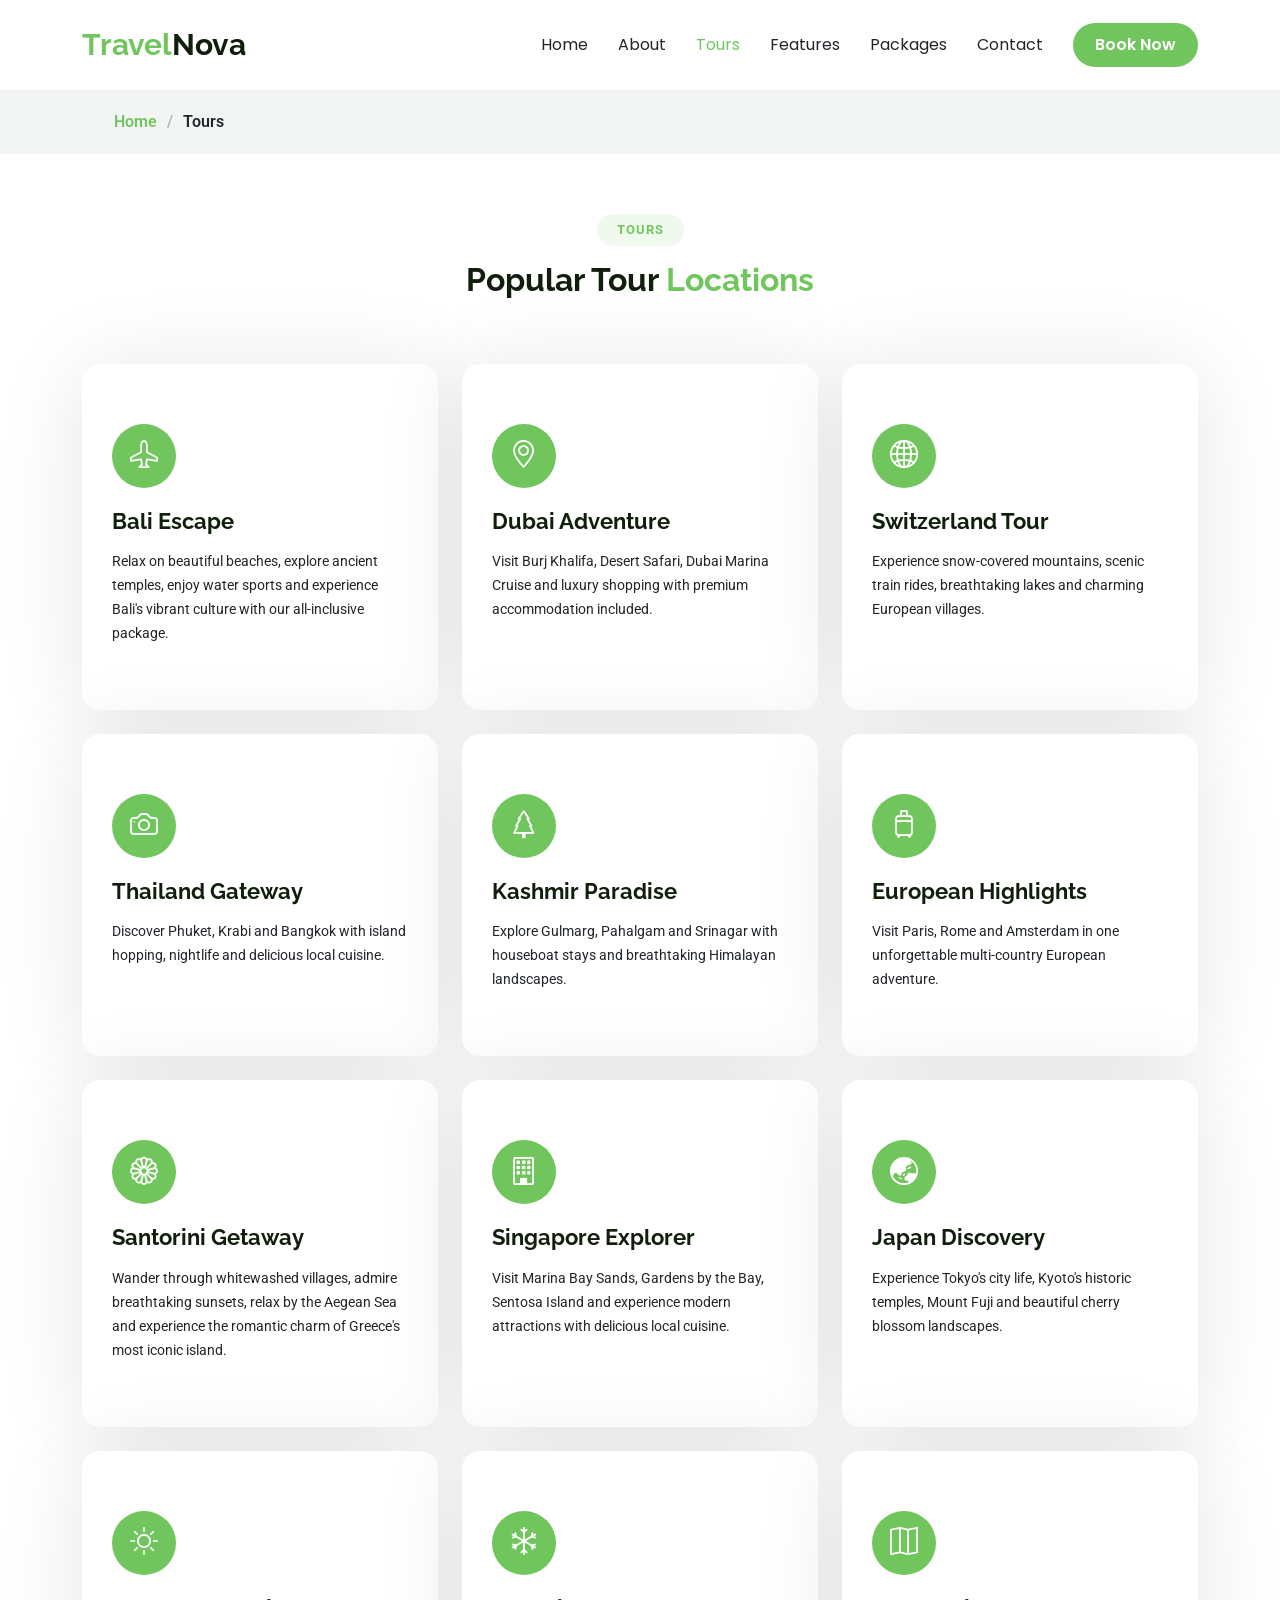
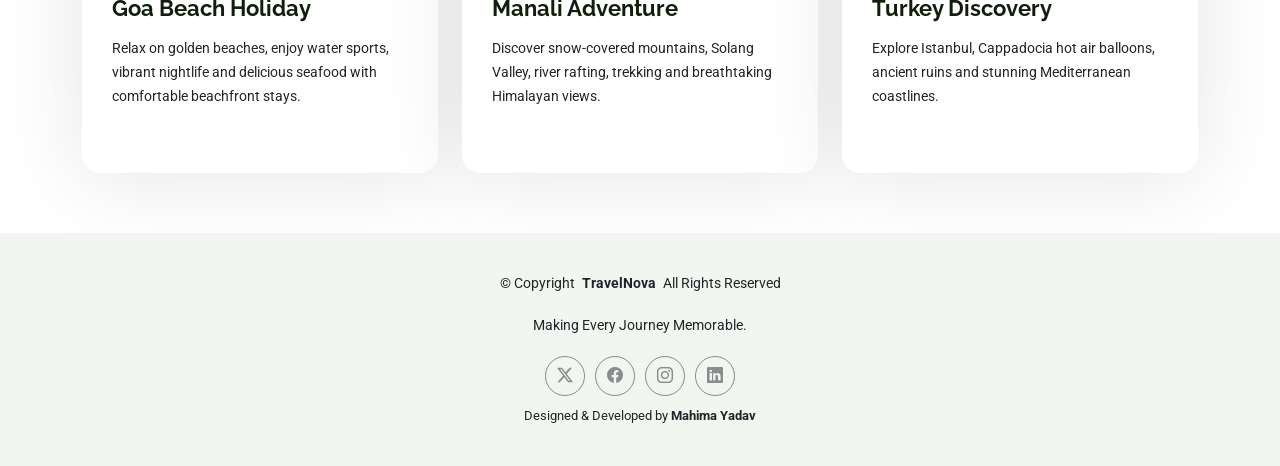
<file: tours.html>
<!DOCTYPE html>
<html lang="en">

<head>
    <meta charset="utf-8">
    <meta content="width=device-width, initial-scale=1.0" name="viewport">
    <title>Tours | TravelNova</title>
    <meta name="description" content="Packages of TravelNova bookings and customer support.">

    <!-- Favicons -->
    <link href="assets/img/favicon.png" rel="icon">
    <link href="assets/img/apple-touch-icon.png" rel="apple-touch-icon">

    <!-- Fonts -->
    <link href="https://fonts.googleapis.com" rel="preconnect">
    <link href="https://fonts.gstatic.com" rel="preconnect" crossorigin>
    <link
        href="https://fonts.googleapis.com/css2?family=Roboto:ital,wght@0,100;0,300;0,400;0,500;0,700;0,900;1,100;1,300;1,400;1,500;1,700;1,900&family=Poppins:ital,wght@0,100;0,200;0,300;0,400;0,500;0,600;0,700;0,800;0,900;1,100;1,200;1,300;1,400;1,500;1,600;1,700;1,800;1,900&family=Raleway:ital,wght@0,100;0,200;0,300;0,400;0,500;0,600;0,700;0,800;0,900;1,100;1,200;1,300;1,400;1,500;1,600;1,700;1,800;1,900&display=swap"
        rel="stylesheet">

    <!-- Vendor CSS Files -->
    <link href="assets/vendor/bootstrap/css/bootstrap.min.css" rel="stylesheet">
    <link href="assets/vendor/bootstrap-icons/bootstrap-icons.css" rel="stylesheet">
    <link href="assets/vendor/aos/aos.css" rel="stylesheet">

    <!-- Main CSS File -->
    <link href="assets/css/main.css" rel="stylesheet">
</head>

<body>

    <header id="header" class="header d-flex align-items-center sticky-top">
        <div class="container-fluid container-xl position-relative d-flex align-items-center justify-content-between">

            <a href="index.html" class="logo d-flex align-items-center">
                <h1 class="sitename"><span>Travel</span>Nova</h1>
            </a>

            <nav id="navmenu" class="navmenu">
                <ul>
                    <li><a href="index.html#hero">Home</a></li>
                    <li><a href="index.html#about">About</a></li>
                    <li><a href="index.html#services">Tours</a></li>
                    <li><a href="index.html#features">Features</a></li>
                    <li><a href="index.html#pricing">Packages</a></li>

                    <li><a href="contact.html">Contact</a></li>
                <li class="nav-booking">
    <a href="booking.html" class="book-btn">Book Now</a>
</li>
                </ul>
                <i class="mobile-nav-toggle d-xl-none bi bi-list"></i>
            </nav>

        </div>
    </header>

    <main class="main">

        <!-- Page Title -->
        <div class="page-title" data-aos="fade">
            <nav class="breadcrumbs">
                <div class="container">
                    <ol>
                        <li><a href="index.html#services">Home</a></li>
                        <li class="current">Tours</li>
                    </ol>
                </div>
            </nav>
        </div><!-- End Page Title -->

            <section id="services" class="services section">

                <!-- Section Title -->
                <div class="container section-title" data-aos="fade-up">
                    <h2>Tours</h2>
                    <div><span>Popular Tour </span> <span class="description-title">Locations</span></div>
                </div><!-- End Section Title -->

                <div class="container">

                    <div class="row gy-4">

                        <div class="col-lg-4 col-md-6" data-aos="fade-up" data-aos-delay="100">
                            <div class="service-item  position-relative">
                                <div class="icon">
                                    <i class="bi bi-airplane"></i>
                                </div>
                                <a href="package-details.html" class="stretched-link">
                                    <h3>Bali Escape</h3>
                                </a>
                                <p>Relax on beautiful beaches, explore ancient temples, enjoy water sports and
                                    experience Bali's vibrant
                                    culture with our all-inclusive package.</p>
                            </div>
                        </div><!-- End Service Item -->

                        <div class="col-lg-4 col-md-6" data-aos="fade-up" data-aos-delay="200">
                            <div class="service-item position-relative">
                                <div class="icon">
                                    <i class="bi bi-geo-alt"></i>
                                </div>
                                <a href="package-details.html" class="stretched-link">
                                    <h3>Dubai Adventure</h3>
                                </a>
                                <p>Visit Burj Khalifa, Desert Safari, Dubai Marina Cruise and luxury shopping with
                                    premium accommodation
                                    included.</p>
                            </div>
                        </div><!-- End Service Item -->

                        <div class="col-lg-4 col-md-6" data-aos="fade-up" data-aos-delay="300">
                            <div class="service-item position-relative">
                                <div class="icon">
                                    <i class="bi bi-globe2"></i>
                                </div>
                                <a href="package-details.html" class="stretched-link">
                                    <h3>Switzerland Tour</h3>
                                </a>
                                <p>Experience snow-covered mountains, scenic train rides, breathtaking lakes and
                                    charming European
                                    villages.</p>
                            </div>
                        </div><!-- End Service Item -->

                        <div class="col-lg-4 col-md-6" data-aos="fade-up" data-aos-delay="400">
                            <div class="service-item position-relative">
                                <div class="icon">
                                    <i class="bi bi-camera"></i>
                                </div>
                                <a href="package-details.html" class="stretched-link">
                                    <h3>Thailand Gateway</h3>
                                </a>
                                <p>Discover Phuket, Krabi and Bangkok with island hopping, nightlife and delicious local
                                    cuisine.</p>
                            </div>
                        </div><!-- End Service Item -->

                        <div class="col-lg-4 col-md-6" data-aos="fade-up" data-aos-delay="500">
                            <div class="service-item position-relative">
                                <div class="icon">
                                    <i class="bi bi-tree"></i>
                                </div>
                                <a href="package-details.html" class="stretched-link">
                                    <h3>Kashmir Paradise</h3>
                                </a>
                                <p>Explore Gulmarg, Pahalgam and Srinagar with houseboat stays and breathtaking
                                    Himalayan landscapes.</p>
                            </div>
                        </div><!-- End Service Item -->

                        <div class="col-lg-4 col-md-6" data-aos="fade-up" data-aos-delay="600">
                            <div class="service-item position-relative">
                                <div class="icon">
                                    <i class="bi bi-suitcase2"></i>
                                </div>
                                <a href="package-details.html" class="stretched-link">
                                    <h3>European Highlights</h3>
                                </a>
                                <p>Visit Paris, Rome and Amsterdam in one unforgettable multi-country European
                                    adventure.</p>
                            </div>
                        </div><!-- End Service Item -->

                        <div class="col-lg-4 col-md-6" data-aos="fade-up" data-aos-delay="100">
                            <div class="service-item  position-relative">
                                <div class="icon">
                                    <i class="bi bi-flower1"></i>
                                </div>

                                <a href="package-details.html" class="stretched-link">
                                    <h3>Santorini Getaway</h3>
                                </a>

                                <p>
                                    Wander through whitewashed villages, admire breathtaking sunsets,
                                    relax by the Aegean Sea and experience the romantic charm of Greece's
                                    most iconic island.
                                </p>
                            </div>
                        </div>
                        <div class="col-lg-4 col-md-6" data-aos="fade-up" data-aos-delay="100">
                            <div class="service-item  position-relative">
                                <div class="icon">
                                    <i class="bi bi-building"></i>
                                </div>

                                <h3>Singapore Explorer</h3>

                                <p>
                                    Visit Marina Bay Sands, Gardens by the Bay, Sentosa Island and experience
                                    modern attractions with delicious local cuisine.
                                </p>
                            </div>
                        </div>
                        <div class="col-lg-4 col-md-6" data-aos="fade-up" data-aos-delay="100">
                            <div class="service-item  position-relative">
                                <div class="icon">
                                    <i class="bi bi-globe-asia-australia"></i>
                                </div>

                                <h3>Japan Discovery</h3>

                                <p>
                                    Experience Tokyo's city life, Kyoto's historic temples, Mount Fuji and
                                    beautiful cherry blossom landscapes.
                                </p>
                            </div>
                        </div>
                        <div class="col-lg-4 col-md-6" data-aos="fade-up" data-aos-delay="100">
                            <div class="service-item  position-relative">
                                <div class="icon">
                                    <i class="bi bi-brightness-high"></i>
                                </div>

                                <h3>Goa Beach Holiday</h3>

                                <p>
                                    Relax on golden beaches, enjoy water sports, vibrant nightlife and delicious
                                    seafood with comfortable beachfront stays.
                                </p>
                            </div>
                        </div>
                        <div class="col-lg-4 col-md-6" data-aos="fade-up" data-aos-delay="100">
                            <div class="service-item  position-relative">
                                <div class="icon">
                                    <i class="bi bi-snow"></i>
                                </div>

                                <h3>Manali Adventure</h3>

                                <p>
                                    Discover snow-covered mountains, Solang Valley, river rafting, trekking and
                                    breathtaking Himalayan views.
                                </p>
                            </div>
                        </div>
                        <div class="col-lg-4 col-md-6" data-aos="fade-up" data-aos-delay="100">
                            <div class="service-item  position-relative">
                                <div class="icon">
                                    <i class="bi bi-map"></i>
                                </div>

                                <h3>Turkey Discovery</h3>

                                <p>
                                    Explore Istanbul, Cappadocia hot air balloons, ancient ruins and stunning
                                    Mediterranean coastlines.
                                </p>
                            </div>
                        </div>

                    </div>
                </div>
            </section>
    </main>

        <footer id="footer" class="footer light-background">

            <div class="container">
                <div class="copyright text-center ">
                    <p>&copy; <span>Copyright</span> <strong class="px-1 sitename">TravelNova</strong> <span>All Rights
                            Reserved</span>
                    </p><br>
                    <p>Making Every Journey Memorable.</p>
                </div>
                <div class="social-links d-flex justify-content-center">
                    <a href="https://twitter.com"><i class="bi bi-twitter-x"></i></a>
                    <a href="https://facebook.com"><i class="bi bi-facebook"></i></a>
                    <a href="https://instagram.com"><i class="bi bi-instagram"></i></a>
                    <a href="https://linkedin.com"><i class="bi bi-linkedin"></i></a>
                </div>
                <div class="credits">
                    Designed & Developed by <strong>Mahima Yadav</strong>
                </div>
            </div>

        </footer>

        <!-- Scroll Top -->
        <a href="#" id="scroll-top" class="scroll-top d-flex align-items-center justify-content-center"><i
                class="bi bi-arrow-up-short"></i></a>

        <!-- Preloader -->
        <div id="preloader"></div>

        <!-- Vendor JS Files -->
        <script src="assets/vendor/bootstrap/js/bootstrap.bundle.min.js"></script>
        <script src="assets/vendor/aos/aos.js"></script>

        <!-- Main JS File -->
        <script src="assets/js/main.js"></script>

</body>
</html>
</file>
<file: assets/css/main.css>
/* Fonts */
:root {
  --default-font: "Roboto", system-ui, -apple-system, "Segoe UI", Roboto, "Helvetica Neue", Arial, "Noto Sans", "Liberation Sans", sans-serif, "Apple Color Emoji", "Segoe UI Emoji", "Segoe UI Symbol", "Noto Color Emoji";
  --heading-font: "Raleway", sans-serif;
  --nav-font: "Poppins", sans-serif;
  --background-color: #ffffff;
  --default-color: #212529;
  --heading-color: #101f0c;
  --accent-color: #71c55d;
  --surface-color: #ffffff;
  --contrast-color: #ffffff;
  --nav-color: #212529;
  --nav-hover-color: #71c55d;
  --nav-mobile-background-color: #ffffff;
  --nav-dropdown-background-color: #ffffff;
  --nav-dropdown-color: #212529;
  --nav-dropdown-hover-color: #71c55d;
}

.light-background {
  --background-color: #f1f6f1;
  --surface-color: #ffffff;
}

.dark-background {
  --background-color: #060606;
  --default-color: #ffffff;
  --heading-color: #ffffff;
  --surface-color: #252525;
  --contrast-color: #ffffff;
}

/* Smooth scroll */
:root {
  scroll-behavior: smooth;
}

body {
  color: var(--default-color);
  background-color: var(--background-color);
  font-family: var(--default-font);
}

a {
  color: var(--accent-color);
  text-decoration: none;
  transition: 0.3s;
}

a:hover {
  color: color-mix(in srgb, var(--accent-color), transparent 25%);
  text-decoration: none;
}

h1,
h2,
h3,
h4,
h5,
h6 {
  color: var(--heading-color);
  font-family: var(--heading-font);
}


.header {
  color: var(--default-color);
  background-color: var(--background-color);
  padding: 15px 0;
  transition: all 0.5s;
  z-index: 997;
}

.header .logo {
  line-height: 1;
}

.header .logo img {
  max-height: 32px;
  margin-right: 8px;
}

.header .logo h1 {
  font-size: 30px;
  margin: 0;
  font-weight: 700;
  color: var(--heading-color);
}

.header .logo h1 span {
  color: var(--accent-color);
}

.scrolled .header {
  box-shadow: 0px 0 18px rgba(0, 0, 0, 0.1);
}


/* Navmenu - Desktop */
@media (min-width: 1200px) {
  .navmenu {
    padding: 0;
  }

  .navmenu ul {
    margin: 0;
    padding: 0;
    display: flex;
    list-style: none;
    align-items: center;
  }

  .navmenu li {
    position: relative;
  }

  .navmenu a,
  .navmenu a:focus {
    color: var(--nav-color);
    padding: 18px 15px;
    font-size: 16px;
    font-family: var(--nav-font);
    font-weight: 400;
    display: flex;
    align-items: center;
    justify-content: space-between;
    white-space: nowrap;
    transition: 0.3s;
  }

  .navmenu a i,
  .navmenu a:focus i {
    font-size: 12px;
    line-height: 0;
    margin-left: 5px;
    transition: 0.3s;
  }

  .navmenu li:last-child a {
    padding-right: 0;
  }

  .navmenu li:hover>a,
  .navmenu .active,
  .navmenu .active:focus {
    color: var(--nav-hover-color);
  }

  .navmenu .dropdown ul {
    margin: 0;
    padding: 10px 0;
    background: var(--nav-dropdown-background-color);
    display: block;
    position: absolute;
    visibility: hidden;
    left: 14px;
    top: 130%;
    opacity: 0;
    transition: 0.3s;
    border-radius: 4px;
    z-index: 99;
    box-shadow: 0px 0px 30px rgba(0, 0, 0, 0.1);
  }

  .navmenu .dropdown ul li {
    min-width: 200px;
  }

  .navmenu .dropdown ul a {
    padding: 10px 20px;
    font-size: 15px;
    text-transform: none;
    color: var(--nav-dropdown-color);
  }

  .navmenu .dropdown ul a i {
    font-size: 12px;
  }

  .navmenu .dropdown ul a:hover,
  .navmenu .dropdown ul .active:hover,
  .navmenu .dropdown ul li:hover>a {
    color: var(--nav-dropdown-hover-color);
  }

  .navmenu .dropdown:hover>ul {
    opacity: 1;
    top: 100%;
    visibility: visible;
  }

  .navmenu .dropdown .dropdown ul {
    top: 0;
    left: -90%;
    visibility: hidden;
  }

  .navmenu .dropdown .dropdown:hover>ul {
    opacity: 1;
    top: 0;
    left: -100%;
    visibility: visible;
  }
}

/* Navmenu - Mobile */
@media (max-width: 1199px) {
  .mobile-nav-toggle {
    color: var(--nav-color);
    font-size: 28px;
    line-height: 0;
    margin-right: 10px;
    cursor: pointer;
    transition: color 0.3s;
  }

  .navmenu {
    padding: 0;
    z-index: 9997;
  }

  .navmenu ul {
    display: none;
    list-style: none;
    position: absolute;
    inset: 60px 20px 20px 20px;
    padding: 10px 0;
    margin: 0;
    border-radius: 6px;
    background-color: var(--nav-mobile-background-color);
    overflow-y: auto;
    transition: 0.3s;
    z-index: 9998;
    box-shadow: 0px 0px 30px rgba(0, 0, 0, 0.1);
  }

  .navmenu a,
  .navmenu a:focus {
    color: var(--nav-dropdown-color);
    padding: 10px 20px;
    font-family: var(--nav-font);
    font-size: 17px;
    font-weight: 500;
    display: flex;
    align-items: center;
    justify-content: space-between;
    white-space: nowrap;
    transition: 0.3s;
  }

  .navmenu a i,
  .navmenu a:focus i {
    font-size: 12px;
    line-height: 0;
    margin-left: 5px;
    width: 30px;
    height: 30px;
    display: flex;
    align-items: center;
    justify-content: center;
    border-radius: 50%;
    transition: 0.3s;
    background-color: color-mix(in srgb, var(--accent-color), transparent 90%);
  }

  .navmenu a i:hover,
  .navmenu a:focus i:hover {
    background-color: var(--accent-color);
    color: var(--contrast-color);
  }

  .navmenu a:hover,
  .navmenu .active,
  .navmenu .active:focus {
    color: var(--nav-dropdown-hover-color);
  }

  .navmenu .active i,
  .navmenu .active:focus i {
    background-color: var(--accent-color);
    color: var(--contrast-color);
    transform: rotate(180deg);
  }

  .navmenu .dropdown ul {
    position: static;
    display: none;
    z-index: 99;
    padding: 10px 0;
    margin: 10px 20px;
    background-color: var(--nav-dropdown-background-color);
    border: 1px solid color-mix(in srgb, var(--default-color), transparent 90%);
    box-shadow: none;
    transition: all 0.5s ease-in-out;
  }

  .navmenu .dropdown ul ul {
    background-color: rgba(33, 37, 41, 0.1);
  }

  .navmenu .dropdown>.dropdown-active {
    display: block;
    background-color: rgba(33, 37, 41, 0.03);
  }

  .mobile-nav-active {
    overflow: hidden;
  }

  .mobile-nav-active .mobile-nav-toggle {
    color: #fff;
    position: absolute;
    font-size: 32px;
    top: 15px;
    right: 15px;
    margin-right: 0;
    z-index: 9999;
  }

  .mobile-nav-active .navmenu {
    position: fixed;
    overflow: hidden;
    inset: 0;
    background: rgba(33, 37, 41, 0.8);
    transition: 0.3s;
  }

  .mobile-nav-active .navmenu>ul {
    display: block;
  }
}

.footer {
  color: var(--default-color);
  background-color: var(--background-color);
  font-size: 14px;
  padding: 40px 0;
  position: relative;
}

.footer .copyright p {
  margin-bottom: 0;
}

.footer .social-links {
  margin-top: 20px;
}

.footer .social-links a {
  display: flex;
  align-items: center;
  justify-content: center;
  width: 40px;
  height: 40px;
  border-radius: 50%;
  border: 1px solid color-mix(in srgb, var(--default-color), transparent 50%);
  font-size: 16px;
  color: color-mix(in srgb, var(--default-color), transparent 50%);
  margin: 0 5px;
  transition: 0.3s;
}

.footer .social-links a:hover {
  color: var(--accent-color);
  border-color: var(--accent-color);
}

.footer .credits {
  margin-top: 10px;
  font-size: 13px;
  text-align: center;
}

#preloader {
  position: fixed;
  inset: 0;
  z-index: 9999;
  overflow: hidden;
  background-color: var(--background-color);
  transition: all 0.6s ease-out;
}

#preloader:before {
  content: "";
  position: fixed;
  top: calc(50% - 30px);
  left: calc(50% - 30px);
  border: 6px solid var(--accent-color);
  border-top-color: color-mix(in srgb, var(--accent-color), transparent 90%);
  border-radius: 50%;
  width: 60px;
  height: 60px;
  animation: animate-preloader 1s linear infinite;
}

@keyframes animate-preloader {
  0% {
    transform: rotate(0deg);
  }

  100% {
    transform: rotate(360deg);
  }
}

.scroll-top {
  position: fixed;
  visibility: hidden;
  opacity: 0;
  right: 15px;
  bottom: -15px;
  z-index: 99999;
  background-color: var(--accent-color);
  width: 44px;
  height: 44px;
  border-radius: 50px;
  transition: all 0.4s;
}

.scroll-top i {
  font-size: 24px;
  color: var(--contrast-color);
  line-height: 0;
}

.scroll-top:hover {
  background-color: color-mix(in srgb, var(--accent-color), transparent 20%);
  color: var(--contrast-color);
}

.scroll-top.active {
  visibility: visible;
  opacity: 1;
  bottom: 15px;
}

@media screen and (max-width: 768px) {
  [data-aos-delay] {
    transition-delay: 0 !important;
  }
}

.page-title {
  color: var(--default-color);
  background-color: var(--background-color);
  position: relative;
}

.page-title .heading {
  padding: 80px 0;
  border-top: 1px solid color-mix(in srgb, var(--default-color), transparent 90%);
}

.page-title .heading h1 {
  font-size: 38px;
  font-weight: 700;
}

.page-title nav {
  background-color: color-mix(in srgb, var(--default-color), transparent 95%);
  padding: 20px 0;
}

.page-title nav ol {
  display: flex;
  flex-wrap: wrap;
  list-style: none;
  margin: 0;
  font-size: 16px;
  font-weight: 600;
}

.page-title nav ol li+li {
  padding-left: 10px;
}

.page-title nav ol li+li::before {
  content: "/";
  display: inline-block;
  padding-right: 10px;
  color: color-mix(in srgb, var(--default-color), transparent 70%);
}

section,
.section {
  color: var(--default-color);
  background-color: var(--background-color);
  padding: 60px 0;
  scroll-margin-top: 90px;
  overflow: clip;
}

@media (max-width: 1199px) {

  section,
  .section {
    scroll-margin-top: 66px;
  }
}

.section-title {
  text-align: center;
  padding-bottom: 60px;
  position: relative;
}

.section-title h2 {
  font-size: 13px;
  letter-spacing: 1px;
  font-weight: 700;
  padding: 8px 20px;
  margin: 0;
  background: color-mix(in srgb, var(--accent-color), transparent 90%);
  color: var(--accent-color);
  display: inline-block;
  text-transform: uppercase;
  border-radius: 50px;
  font-family: var(--default-font);
}

.section-title div {
  color: var(--heading-color);
  margin: 10px 0 0 0;
  font-size: 32px;
  font-weight: 700;
  font-family: var(--heading-font);
}

.section-title div .description-title {
  color: var(--accent-color);
}

.hero {
  background: #f5fbf8;
  position: relative;
  overflow: hidden;
}

.hero::before {
  content: "";
  position: absolute;
  width: 560px;
  height: 560px;
  right: -150px;
  top: -90px;
  background: #dff7eb;
  border-radius: 50%;
  z-index: 0;
}

.hero .container {
  position: relative;
  z-index: 2;
}

.hero-tag {
  display: inline-block;
  background: #e8fff0;
  color: #39a96b;
  padding: 8px 18px;
  border-radius: 50px;
  font-weight: 600;
  margin-bottom: 20px;
}

.hero h1 {
  font-size: 56px;
  font-weight: 800;
  line-height: 1.15;
  margin-bottom: 20px;
}

.hero h1 span {
  color: #71c55d;
}

.hero p {
  font-size: 18px;
  line-height: 30px;
  color: #666;
  margin-bottom: 35px;
  max-width: 550px;
}

.hero-buttons {
  display: flex;
  align-items: center;
  gap: 20px;
  flex-wrap: wrap;
}

@media(max-width:768px) {
  .hero::before {
    width: 350px;
    height: 350px;
    right: -120px;
    top: -80px;
  }
}

@media (max-width:992px) {
  .hero-image {
    width: 85%;
    margin-top: 30px;
  }

  .hero {
    text-align: center;
  }

  .hero p {
    margin: auto auto 30px;
  }

  .hero-buttons {
    justify-content: center;
  }

  .abt-img1 {
    height: 360px;
  }

}

@media (max-width:576px) {
  .hero-image {
    width: 75%;
  }

  .hero h1 {
    font-size: 34px;
  }

  .hero p {
    font-size: 16px;
    line-height: 28px;
  }
}

.btn-get-started {
  background: #71c55d;
  color: white;
  padding: 15px 38px;
  border-radius: 50px;
  font-weight: 600;
  box-shadow: 0 15px 30px rgba(113, 197, 93, .3);
  transition: .3s;
}

.btn-get-started:hover {
  transform: translateY(-2px);
  color: var(--accent-color);
  background-color: #e8fff0;
}

.btn-watch-video {
  display: flex;
  align-items: center;
  gap: 10px;
  font-weight: 600;
  color: #333;
}

.btn-watch-video i {
  font-size: 45px;
  color: #71c55d;
}

.hero .col-lg-6:last-child {
  display: flex;
  justify-content: center;
  align-items: center;
  overflow: visible;
}

.hero-image {
  width: 125%;
  max-width: none;
  height: auto;
}

@media (max-width: 640px) {
  .hero h1 {
    font-size: 38px;
    line-height: 1.2;
  }

  .hero .btn-get-started,
  .hero .btn-watch-video {
    font-size: 14px;
  }
}

.hero .icon-boxes {
  padding-bottom: 60px;
  z-index: 4;
}

.hero .icon-box {
  background: var(--surface-color);
  padding: 60px 30px;
  position: relative;
  overflow: hidden;
  box-shadow: 0 0 29px 0 rgba(0, 0, 0, 0.1);
  transition: all 0.3s ease-in-out;
  border-radius: 8px;
  z-index: 1;
  height: 100%;
  width: 100%;
  text-align: center;
}

.hero .icon-box .title {
  font-weight: 700;
  margin-bottom: 15px;
  font-size: 24px;
}

.hero .icon-box .title a {
  color: color-mix(in srgb, var(--default-color), transparent 20%);
  transition: 0.3s;
}

.hero .icon-box .icon {
  margin-bottom: 20px;
  padding-top: 10px;
  display: inline-block;
  transition: all 0.3s ease-in-out;
  font-size: 48px;
  line-height: 1;
  color: var(--accent-color);
}

.hero .icon-box:hover {
  background-color: var(--accent-color);
}

.hero .icon-box:hover .title a,
.hero .icon-box:hover .icon {
  color: var(--contrast-color);
}

.about .content .who-we-are {
  text-transform: uppercase;
  margin-bottom: 15px;
  color: color-mix(in srgb, var(--default-color), transparent 40%);
}

.about .content h3 {
  font-size: 2rem;
  font-weight: 700;
}

.about .content ul {
  list-style: none;
  padding: 0;
}

.about .content ul li {
  padding-bottom: 10px;
}

.about .content ul i {
  font-size: 1.25rem;
  margin-right: 4px;
  color: var(--accent-color);
}

.about .content p:last-child {
  margin-bottom: 0;
}

.about .content .read-more {
  background: var(--accent-color);
  color: var(--contrast-color);
  font-family: var(--heading-font);
  font-weight: 500;
  font-size: 16px;
  letter-spacing: 1px;
  padding: 12px 24px;
  border-radius: 5px;
  transition: 0.3s;
  display: inline-flex;
  align-items: center;
  justify-content: center;
}

.about .content .read-more i {
  font-size: 18px;
  margin-left: 5px;
  line-height: 0;
  transition: 0.3s;
}

.about .content .read-more:hover {
  background: color-mix(in srgb, var(--accent-color), transparent 20%);
  padding-right: 19px;
}

.about .content .read-more:hover i {
  margin-left: 10px;
}

.about .about-images img {
  border-radius: 10px;
}

.abt-img1 {
  width: 100%;
  height: 460px;
  object-fit: cover;
  border-radius: 12px;
}

.services .service-item {
  background-color: var(--surface-color);
  box-shadow: 0px 5px 90px 0px rgba(0, 0, 0, 0.1);
  padding: 60px 30px;
  transition: all ease-in-out 0.3s;
  border-radius: 18px;
  border-bottom: 5px solid var(--surface-color);
  height: 100%;
}

.services .service-item .icon {
  color: var(--contrast-color);
  background: var(--accent-color);
  margin: 0;
  width: 64px;
  height: 64px;
  border-radius: 50px;
  display: flex;
  align-items: center;
  justify-content: center;
  margin-bottom: 20px;
  font-size: 28px;
  transition: ease-in-out 0.3s;
}

.services .service-item h3 {
  font-weight: 700;
  margin: 10px 0 15px 0;
  font-size: 22px;
  transition: ease-in-out 0.3s;
}

.services .service-item p {
  line-height: 24px;
  font-size: 14px;
  margin-bottom: 0;
}

.services .more-service-btn {
  background: var(--accent-color);
  color: var(--contrast-color);
  font-family: var(--heading-font);
  font-weight: 500;
  font-size: 16px;
  letter-spacing: 1px;
  padding: 12px 24px;
  border-radius: 5px;
  transition: 0.3s;
  display: inline-block;
  align-items: center;
  justify-content: center;
}

.services .more-service-btn i {
  font-size: 18px;
  margin-left: 5px;
  line-height: 0;
  transition: 0.3s;
}

.services .more-service-btn:hover {
  background: color-mix(in srgb, var(--accent-color), transparent 20%);
  padding-right: 19px;
}

.services .more-service-btn:hover i {
  margin-left: 10px;
}



@media (min-width: 1200px) {
  .services .service-item:hover {
    transform: translateY(-10px);
    border-color: var(--accent-color);
  }

  .services .service-item:hover h3 {
    color: var(--accent-color);
  }
}

.features .feature-box {
  background-color: var(--surface-color);
  padding: 24px 20px;
  box-shadow: 0px 0 30px rgba(0, 0, 0, 0.1);
  transition: 0.3s;
  height: 100%;
}

.features .feature-box h3 {
  font-size: 18px;
  font-weight: 700;
  margin: 0;
}

.features .feature-box i {
  background: color-mix(in srgb, var(--accent-color), transparent 92%);
  color: var(--accent-color);
  line-height: 0;
  padding: 4px;
  margin-right: 10px;
  font-size: 24px;
  border-radius: 3px;
  transition: 0.3s;
}

.features .feature-box:hover i {
  background: var(--accent-color);
  color: var(--contrast-color);
}

.features img {
  border-radius: 20px;
  box-shadow: 0 20px 40px rgba(0, 0, 0, .15);
  transition: .4s;
}

.features img:hover {
  transform: scale(1.03);
}

.pricing .pricing-tem {
  background-color: var(--surface-color);
  box-shadow: 0 15px 40px rgba(0, 0, 0, .08);
  padding: 40px 20px;
  text-align: center;
  border-radius: 20px;
  position: relative;
  overflow: hidden;
  transition: 0.3s;
  height: 100%;
}

.pricing h3 {
  color: var(--accent-color);
}

.pricing .icon i {
  color: var(--accent-color);
}

@media (min-width: 1200px) {
  .pricing .pricing-tem:hover {
    transform: scale(1.04);
  }
}

.pricing h3 {
  font-weight: 700;
  font-size: 18px;
  margin-bottom: 15px;
}

.pricing .price {
  font-size: 36px;
  color: var(--heading-color);
  font-weight: 600;
  font-family: var(--heading-font);
}

.pricing .price sup {
  font-size: 20px;
  top: -15px;
  left: -3px;
}

.pricing .price span {
  color: color-mix(in srgb, var(--default-color), transparent 50%);
  font-size: 16px;
  font-weight: 300;
}

.pricing .icon {
  padding: 20px 0;
}

.pricing .icon i {
  font-size: 48px;
}

.pricing ul {
  padding: 0;
  list-style: none;
  color: var(--default-color);
  text-align: center;
  line-height: 26px;
  font-size: 16px;
  margin-bottom: 25px;
}

.pricing ul li {
  padding-bottom: 10px;
}

.pricing ul .na {
  color: color-mix(in srgb, var(--default-color), transparent 70%);
  text-decoration: line-through;
}

.pricing .btn-buy {
  display: inline-block;
  padding: 8px 40px 10px 40px;
  border-radius: 50px;
  color: var(--accent-color);
  transition: none;
  font-size: 16px;
  font-weight: 400;
  font-family: var(--heading-font);
  font-weight: 600;
  transition: 0.3s;
  border: 1px solid var(--accent-color);
}

.pricing .btn-buy:hover {
  background: var(--accent-color);
  color: var(--contrast-color);
}

.pricing .featured {
  width: 200px;
  position: absolute;
  top: 18px;
  right: -68px;
  transform: rotate(45deg);
  z-index: 1;
  font-size: 14px;
  padding: 1px 0 3px 0;
  background: var(--accent-color);
  color: var(--contrast-color);
}


.pricing .more-pricing-btn {
  background: var(--accent-color);
  color: var(--contrast-color);
  font-family: var(--heading-font);
  font-weight: 500;
  font-size: 16px;
  letter-spacing: 1px;
  padding: 12px 24px;
  border-radius: 5px;
  transition: 0.3s;
  display: inline-block;
  align-items: center;
  justify-content: center;
}

.pricing .more-pricing-btn i {
  font-size: 18px;
  margin-left: 5px;
  line-height: 0;
  transition: 0.3s;
}

.pricing .more-pricing-btn:hover {
  background: color-mix(in srgb, var(--accent-color), transparent 20%);
  padding-right: 19px;
}

.pricing .more-pricing-btn:hover i {
  margin-left: 10px;
}

.faq .content h3 {
  font-weight: 400;
  font-size: 34px;
}

.faq .content p {
  font-size: 15px;
  color: color-mix(in srgb, var(--default-color), transparent 30%);
}

.faq .faq-container .faq-item {
  background-color: var(--surface-color);
  position: relative;
  padding: 20px;
  margin-bottom: 20px;
  box-shadow: 0px 5px 25px 0px rgba(0, 0, 0, 0.1);
  overflow: hidden;
}

.faq .faq-container .faq-item:last-child {
  margin-bottom: 0;
}

.faq .faq-container .faq-item h3 {
  font-weight: 600;
  font-size: 18px;
  line-height: 24px;
  margin: 0 30px 0 0;
  transition: 0.3s;
  cursor: pointer;
  display: flex;
  align-items: flex-start;
}

.faq .faq-container .faq-item h3 .num {
  color: var(--accent-color);
  padding-right: 5px;
}

.faq .faq-container .faq-item h3:hover {
  color: var(--accent-color);
}

.faq .faq-container .faq-item .faq-content {
  display: grid;
  grid-template-rows: 0fr;
  transition: 0.3s ease-in-out;
  visibility: hidden;
  opacity: 0;
}

.faq .faq-container .faq-item .faq-content p {
  margin-bottom: 0;
  overflow: hidden;
}

.faq .faq-container .faq-item .faq-toggle {
  position: absolute;
  top: 20px;
  right: 20px;
  font-size: 16px;
  line-height: 0;
  transition: 0.3s;
  cursor: pointer;
}

.faq .faq-container .faq-item .faq-toggle:hover {
  color: var(--accent-color);
}

.faq .faq-container .faq-active h3 {
  color: var(--accent-color);
}

.faq .faq-container .faq-active .faq-content {
  grid-template-rows: 1fr;
  visibility: visible;
  opacity: 1;
  padding-top: 10px;
}

.faq .faq-container .faq-active .faq-toggle {
  transform: rotate(90deg);
  color: var(--accent-color);
}

.contact .info-item+.info-item {
  margin-top: 40px;
}

.contact .info-item i {
  color: var(--accent-color);
  background: color-mix(in srgb, var(--accent-color), transparent 92%);
  font-size: 20px;
  width: 44px;
  height: 44px;
  display: flex;
  justify-content: center;
  align-items: center;
  border-radius: 50px;
  transition: all 0.3s ease-in-out;
  margin-right: 15px;
}

.contact .info-item h3 {
  padding: 0;
  font-size: 18px;
  font-weight: 700;
  margin-bottom: 5px;
}

.contact .info-item p {
  padding: 0;
  margin-bottom: 0;
  font-size: 14px;
}

.contact .info-item:hover i {
  background: var(--accent-color);
  color: var(--contrast-color);
}

.contact button[type="submit"] {
  background: var(--accent-color);
  color: #fff;
  border: none;
  padding: 12px 30px;
  border-radius: 50px;
  font-weight: 600;
  transition: .3s;
}

.contact button[type="submit"]:hover {
  background: #5cb85c;
  transform: translateY(-2px);
}

.service-details .service-box {
  background-color: var(--surface-color);
  padding: 20px;
  box-shadow: 0px 2px 20px rgba(0, 0, 0, 0.1);
}

.service-details .service-box+.service-box {
  margin-top: 30px;
}

.service-details .service-box h4 {
  font-size: 20px;
  font-weight: 700;
  border-bottom: 2px solid color-mix(in srgb, var(--default-color), transparent 92%);
  padding-bottom: 15px;
  margin-bottom: 15px;
}

.service-details .services-list {
  background-color: var(--surface-color);
}

.service-details .services-list a {
  color: color-mix(in srgb, var(--default-color), transparent 20%);
  background-color: color-mix(in srgb, var(--default-color), transparent 96%);
  display: flex;
  align-items: center;
  padding: 12px 15px;
  margin-top: 15px;
  transition: 0.3s;
}

.service-details .services-list a:first-child {
  margin-top: 0;
}

.service-details .services-list a i {
  font-size: 16px;
  margin-right: 8px;
  color: var(--accent-color);
}

.service-details .services-list a.active {
  color: var(--contrast-color);
  background-color: var(--accent-color);
}

.service-details .services-list a.active i {
  color: var(--contrast-color);
}

.service-details .services-list a:hover {
  background-color: color-mix(in srgb, var(--accent-color), transparent 95%);
  color: var(--accent-color);
}

.service-details .download-catalog a {
  color: var(--default-color);
  display: flex;
  align-items: center;
  padding: 10px 0;
  transition: 0.3s;
  border-top: 1px solid color-mix(in srgb, var(--default-color), transparent 90%);
}

.service-details .download-catalog a:first-child {
  border-top: 0;
  padding-top: 0;
}

.service-details .download-catalog a:last-child {
  padding-bottom: 0;
}

.service-details .download-catalog a i {
  font-size: 24px;
  margin-right: 8px;
  color: var(--accent-color);
}

.service-details .download-catalog a:hover {
  color: var(--accent-color);
}

.service-details .help-box {
  background-color: var(--accent-color);
  color: var(--contrast-color);
  margin-top: 30px;
  padding: 30px 15px;
}

.service-details .help-box .help-icon {
  font-size: 48px;
}

.service-details .help-box h4,
.service-details .help-box a {
  color: var(--contrast-color);
}

.service-details .services-img {
  margin-bottom: 20px;
}

.service-details h3 {
  font-size: 26px;
  font-weight: 700;
}

.service-details p {
  font-size: 15px;
}

.service-details ul {
  list-style: none;
  padding: 0;
  font-size: 15px;
}

.service-details ul li {
  padding: 5px 0;
  display: flex;
  align-items: center;
}

.service-details ul i {
  font-size: 20px;
  margin-right: 8px;
  color: var(--accent-color);
}

.booking-form,
.booking-info {
  background: #fff;
  padding: 35px;
  border-radius: 20px;
  box-shadow: 0 10px 30px rgba(0, 0, 0, .08);
}

.booking-form .form-control,
.booking-form .form-select {
  height: 55px;
  border-radius: 12px;
  border: 1px solid #dce4ec;
}

.booking-form textarea.form-control {
  height: auto;
}

.booking-form .form-control:focus,
.booking-form .form-select:focus {
  border-color: var(--accent-color);
  box-shadow: none;
}

.booking-form .btn {
  background: var(--accent-color);
  border: none;
  border-radius: 12px;
  padding: 12px 35px;
  font-weight: 600;
  transition: .3s;
}

.booking-form .btn:hover {
  transform: translateY(-2px);
  background: color-mix(in srgb, var(--accent-color), black 12%);
  color: var(--contrast-color) !important;
}

.booking-info h4 {
  font-weight: 700;
  margin-bottom: 20px;
}

.booking-info ul li {
  margin-bottom: 18px;
  font-size: 15px;
}

.booking-info i {
  color: var(--accent-color);
  margin-right: 10px;
}

/* Navbar Book Now Button */
.navmenu .book-btn {
  background: var(--accent-color);
  color: var(--contrast-color) !important;
  padding: 10px 22px !important;
  border-radius: 50px;
  font-weight: 600;
  margin-left: 15px;
  transition: all 0.3s ease;
}

.navmenu .book-btn:hover {
  background: color-mix(in srgb, var(--accent-color), black 12%);
  color: var(--contrast-color) !important;
  transform: translateY(-2px);
  box-shadow: 0 8px 20px rgba(113, 197, 93, 0.25);
}

@media (max-width:991px){
.services .service-item{
    text-align:center;
}

.services .service-item .icon{
    margin:0 auto 20px;
}
.mobile-center{
    text-align:center !important;
}

.mobile-center .btn{
    display:inline-block;
    margin:20px auto 0;
}

.mobile-center img{
    display:block;
    margin:auto;
}

.mobile-center i{
    margin-left:auto;
    margin-right:auto;
}

.mobile-center .d-flex,
.mobile-center .info-box,
.mobile-center .highlight-item,
.mobile-center .package-footer,
.mobile-center .social-links{
    justify-content:center !important;
    text-align:center;
}

.mobile-center .info-box{
    flex-direction:column;
    gap:12px;
}
 .package-info .info-box{
        flex-direction:column;
        align-items:center;
        justify-content:center;
        text-align:center;
    }
.about-page ul{
    padding:0;
    margin:25px 0 0;
}

.about-page ul li{
    display:flex;
    align-items:center;
    justify-content:center;
    gap:12px;
    margin-bottom:15px;
}

.about-page ul li i{
    margin:0;
    flex-shrink:0;
}



}
</file>
<file: assets/css/about.css>
.main section:first-of-type {
  background: linear-gradient(135deg, #fafafa, #ffffff);
}

.main section:first-of-type h1 {
  font-size: 48px;
  font-weight: 700;
  color: var(--heading-color);
  margin-bottom: 15px;
}

.main section:first-of-type p {
  font-size: 18px;
  color: #6c757d;
  max-width: 700px;
  margin: auto;
  line-height: 1.8;
}


/* About Section */
.about-page {
  padding: 90px 0;
  align-items: flex-start;
}
.about-page .row {
  align-items: center;
}

.about-page .col-lg-6:first-child {
  display: flex;
  justify-content: center;
}

.about-img-wrapper {
  width: 100%;
  max-width: 540px;
  margin-top: 120px;
}

.about-img-wrapper img {
  width: 100%;
  height: 460px;
  object-fit: cover;
  border-radius: 22px;
  box-shadow: 0 20px 50px rgba(0, 0, 0, .15);
  transition: .4s;
}

.about-img-wrapper img:hover {
  transform: scale(1.02);
}

.about-page h2 {
  font-size: 46px;
  line-height: 1.15;
  font-weight: 800;
  margin-bottom: 25px;
}

.about-page p {
  font-size: 18px;
  line-height: 1.9;
  color: #666;
  margin-bottom: 20px;
}

.about-page ul {
  margin-top: 35px;
}

.about-page ul li {
  font-size: 18px;
  margin-bottom: 18px;
  display: flex;
  align-items: center;
  gap: 12px;
}

.about-page ul li i {
  font-size: 22px;
  color: var(--accent-color);
}

/* Mission & Vision */
.about-features {
  padding: 90px 0;
}

.about-features .feature-box {
  background: #fff;
  border-radius: 18px;
  padding: 40px 30px;
  text-align: center;
  box-shadow: 0 10px 35px rgba(0, 0, 0, .08);
  transition: .35s;
  height: 100%;
}

.about-features .feature-box:hover {
  transform: translateY(-10px);
  box-shadow: 0 20px 45px rgba(0, 0, 0, .15);
  background: var(--accent-color);
}

.about-features .feature-box i{
  font-size:45px;
  color:var(--accent-color);
  margin-bottom:20px;
  transition:.35s;
}
.about-features .feature-box h3{
  color:var(--heading-color);
  font-size:26px;
  font-weight:700;
  margin-bottom:15px;
  transition:.35s;
}
.about-features .feature-box p{
  color:#666;
  line-height:1.8;
  transition:.35s;
}
.about-features .feature-box:hover i,
.about-features .feature-box:hover h3,
.about-features .feature-box:hover p{
  color:#fff;
}


/* Team */
.team {
  padding: 90px 0;
}

.team .section-title {
  text-align: center;
  margin-bottom: 60px;
}

.team .section-title h2 {
  font-size: 38px;
  font-weight: 700;
  color: var(--heading-color);
}

.member {
  background: #fff;
  text-align: center;
  border-radius: 20px;
  overflow: hidden;
  box-shadow: 0 12px 35px rgba(113, 197, 93, .12);
  transition: .4s;
  padding-bottom: 30px;
}

.member:hover {
  transform: translateY(-10px);
  box-shadow: 0 20px 45px rgba(113, 197, 93, .25);
}

.member img {
  width: 100%;
  height: 330px;
  object-fit: cover;
}

.member h4 {
  margin-top: 25px;
  font-size: 24px;
  color: var(--heading-color);
  font-weight: 700;
}

.member p {
  color: #6c757d;
  font-size: 16px;
}


/* CTA */
.call-to-action {
  padding: 100px 0;
  background: linear-gradient(135deg, #71c55d, #5fb84d);
  color: #fff;
}

.call-to-action h2 {
  font-size: 42px;
  font-weight: 700;
  margin-bottom: 20px;
}

.call-to-action p {
  font-size: 18px;
  max-width: 700px;
  margin: 0 auto 35px;
  line-height: 1.8;
}

.call-to-action .btn {
  background: #fff;
  color: var(--accent-color);
  padding: 14px 40px;
  border-radius: 50px;
  font-weight: 600;
  border: none;
  transition: .3s;
}

.call-to-action .btn:hover {
  background: #4fa544;
  color: #fff;
}


/* Responsive */
@media(max-width:991px) {
  .main section:first-of-type h1 {
    font-size: 38px;
  }
  .about-page {
    text-align: center;
  }
  .about-page h2 {
    font-size: 32px;
    margin-top: 30px;
  }
  .team .section-title h2 {
    font-size: 32px;
  }
  .call-to-action h2 {
    font-size: 34px;
  }
  .member img {
    height: 280px;
  }
  .about-img-wrapper {
    margin-top: 0;
    max-width: 100%;
  }
  .about-img-wrapper img {
    height: 360px;
  }
}

@media(max-width:768px) {
  .main section:first-of-type {
    padding: 60px 0;
  }

  .main section:first-of-type h1 {
    font-size: 32px;
  }

  .main section:first-of-type p {
    font-size: 16px;
  }

  .about-page h2 {
    font-size: 28px;
  }

  .about-features .feature-box {
    padding: 30px 20px;
  }

  .about-features .feature-box h3 {
    font-size: 22px;
  }

  .call-to-action {
    padding: 70px 20px;
  }

  .call-to-action h2 {
    font-size: 28px;
  }

  .call-to-action p {
    font-size: 16px;
  }

}
</file>
<file: assets/css/package-details.css>
.package-hero {
    padding: 80px 0;
    background: linear-gradient(180deg, #ffffff 0%, #f8fbff 100%);
}

.package-badge {
    display: inline-flex;
    align-items: center;
    gap: 8px;
    padding: 8px 18px;
    border-radius: 50px;
    background: color-mix(in srgb, var(--accent-color), transparent 90%);
    color: var(--accent-color);
    font-size: 14px;
    font-weight: 600;
    margin-bottom: 18px;
}

.package-hero h1 {
    font-size: 48px;
    font-weight: 700;
    line-height: 1.2;
    margin-bottom: 20px;
    color: var(--heading-color);
}

.package-hero p {
    color: color-mix(in srgb, var(--default-color), transparent 20%);
    line-height: 1.9;
    margin-bottom: 35px;
}

.package-info {
    display: grid;
    grid-template-columns: repeat(2, 1fr);
    gap: 18px;
}

.info-box {
    display: flex;
    gap: 15px;
    align-items: flex-start;
    padding: 20px;
    background: var(--surface-color);
    border-radius: 18px;
    border: 1px solid color-mix(in srgb, var(--accent-color), transparent 92%);
    box-shadow: 0 12px 35px rgba(0, 0, 0, .05);
    transition: .35s;
}

.info-box:hover {
    transform: translateY(-6px);
    box-shadow: 0 18px 45px rgba(0, 0, 0, .08);
}

.info-box i {
    font-size: 28px;
    color: var(--accent-color);
}

.info-box h6 {
    margin: 0 0 6px;
    font-size: 15px;
    font-weight: 600;
}

.info-box span {
    font-size: 14px;
    color: #666;
}

.package-image {
    position: relative;
}

.package-image img {
    width: 100%;
    height: 520px;
    object-fit: cover;
    border-radius: 22px;
    box-shadow: 0 25px 60px rgba(0, 0, 0, .12);
}

.price-tag {
    position: absolute;
    right: 25px;
    bottom: 25px;
    background: var(--accent-color);
    color: #fff;
    padding: 20px 30px;
    border-radius: 18px;
    text-align: center;
    box-shadow: 0 15px 35px rgba(0, 0, 0, .18);
    min-width: 170px;
}

.price-tag h2 {
    margin: 0;
    color: #fff;
    font-size: 30px;
    font-weight: 700;
}

.price-tag span {
    font-size: 14px;
    opacity: .9;
}

.package-overview {
    padding: 80px 0;
}

.detail-card,
.booking-card {
    background: var(--surface-color);
    border-radius: 22px;
    padding: 35px;
    box-shadow: 0 12px 35px rgba(0, 0, 0, .06);
    border: 1px solid color-mix(in srgb, var(--accent-color), transparent 92%);
}

.detail-card {
    margin-bottom: 30px;
}

.detail-card h2 {
    font-size: 30px;
    font-weight: 700;
    margin-bottom: 22px;
    color: var(--heading-color);
}

.detail-card p {
    margin-bottom: 18px;
    line-height: 1.9;
    color: color-mix(in srgb, var(--default-color), transparent 18%);
}

.booking-card h3 {
    font-size: 26px;
    font-weight: 700;
    margin-bottom: 25px;
    color: var(--heading-color);
}

.highlight-item {
    display: flex;
    align-items: center;
    gap: 14px;
    padding: 16px 18px;
    border-radius: 14px;
    background: #f8fbff;
    border: 1px solid rgba(13, 110, 253, .08);
    transition: .3s;
    height: 100%;
}

.highlight-item:hover {
    background: #fff;
    transform: translateY(-5px);
    box-shadow: 0 12px 25px rgba(0, 0, 0, .08);
}

.highlight-item i {
    width: 42px;
    height: 42px;
    display: flex;
    align-items: center;
    justify-content: center;
    border-radius: 50%;
    background: rgba(13, 110, 253, .1);
    color: var(--accent-color);
    font-size: 18px;
    flex-shrink: 0;
}

.highlight-item span {
    font-weight: 500;
    color: var(--default-color);
}

.booking-card ul {
    margin: 0;
    padding: 0;
    list-style: none;
}

.booking-card ul li {
    display: flex;
    justify-content: space-between;
    align-items: center;
    padding: 16px 0;
    border-bottom: 1px solid rgba(0, 0, 0, .08);
}

.booking-card ul li:last-child {
    border-bottom: none;
}

.booking-card strong {
    color: var(--heading-color);
    font-weight: 600;
}

.booking-card span {
    color: var(--accent-color);
    font-weight: 600;
}

.booking-card .book-btn {
    width: 100%;
    margin-top: 28px;
    padding: 14px;
    border: none;
    font-size: 16px;
}

.booking-card .book-btn:hover {
    transform: translateY(-3px);
}

.booking-card .highlight-item {
    margin-bottom: 14px;
}

.booking-card .highlight-item:last-child {
    margin-bottom: 0;
}

.section-title {
    margin-bottom: 60px;
}

.section-title h2 {
    font-size: 15px;
    font-weight: 500;
    margin-bottom: 10px;
}

.section-title .description-title {
    color: var(--accent-color);
}

.section-title p {
    max-width: 650px;
    margin: 15px auto 0;
    line-height: 1.8;
    color: color-mix(in srgb, var(--default-color), transparent 20%);
}


.package-card {
    background: var(--surface-color);
    border-radius: 22px;
    overflow: hidden;
    box-shadow: 0 12px 35px rgba(0, 0, 0, .06);
    transition: .35s;
    height: 100%;
    display: flex;
    flex-direction: column;
}

.package-card:hover {
    transform: translateY(-8px);
    box-shadow: 0 20px 45px rgba(0, 0, 0, .12);
}

.package-card img {
    width: 100%;
    height: 220px;
    object-fit: cover;
    transition: .5s;
}

.package-card:hover img {
    transform: scale(1.08);
}

.package-content {
    display: flex;
    flex-direction: column;
    flex: 1;
    height: 100%;
    padding: 24px;
}

.package-content h3 {
    font-size: 22px;
    font-weight: 700;
    margin-bottom: 10px;
    color: var(--heading-color);
}

.package-content p {
    font-size: 15px;
    line-height: 1.7;
    color: #666;
    margin-bottom: 18px;
}

.package-content span {
    display: block;
    color: var(--accent-color);
    font-size: 24px;
    font-weight: 700;
    margin-bottom: 18px;
}

.package-btn {
    width: 100%;
    min-width: 140px;
    padding: 12px 26px;
    border: 2px solid var(--accent-color);
    border-radius: 50px;
    font-weight: 600;
    background: transparent;
    color: var(--accent-color);
    transition: .35s;
}

.package-btn:hover {
    background: var(--accent-color);
    color: #fff;
}

.call-to-action {
    padding: 90px 0;
}

.call-to-action .container {
    background: linear-gradient(135deg, var(--accent-color), #56fd9c);
    border-radius: 24px;
    padding: 70px 35px;
    text-align: center;
}

.call-to-action h2 {
    color: #fff;
    font-size: 40px;
    font-weight: 700;
    margin-bottom: 18px;
}

.call-to-action p {
    max-width: 700px;
    margin: 0 auto 30px;
    color: rgba(255, 255, 255, .9);
    line-height: 1.8;
}

.call-to-action .btn {
    background: #fff;
    color: var(--accent-color);
    border: none;
    border-radius: 50px;
    padding: 13px 35px;
    font-weight: 600;
    transition: .35s;
}

.call-to-action .btn:hover {
    transform: translateY(-3px);
}


@media(max-width:991px) {

    .package-hero h1 {
        font-size: 38px;
    }

    .package-info {
        grid-template-columns: 1fr;
    }

    .package-image {
        margin-top: 40px;
    }

    .detail-card,
    .booking-card {
        padding: 28px;
    }

    .package-card img {
        height: 240px;
        object-fit: cover;
    }

    .call-to-action .container {
        padding: 60px 25px;
    }
    

}

@media(max-width:767px) {

    .package-hero {
        padding: 60px 0;
    }

    .package-hero h1 {
        font-size: 30px;
    }
    .info-box {
        padding: 16px;
    }

    .detail-card h2,
    .booking-card h3 {
        font-size: 24px;
    }

    .package-content {
        padding: 20px;
    }

    .package-card img {
        height: 200px;
    }

    .call-to-action h2 {
        font-size: 30px;
    }

    .book-btn,
    .package-btn,
    .call-to-action .btn {
        width: 100%;
    }

    .package-hero .mt-4 {
        display: flex;
        flex-direction: column;
        gap: 15px;
    }

}

@media(max-width:576px) {

    .package-hero h1 {
        font-size: 28px;
        line-height: 1.3;
    }

    .price-tag {
        position: static;
        margin-top: 18px;
        width: max-content;
    }

    .section-title h2 {
        font-size: 10px;
    }

    .package-card img
    {
        height: 180px;
    }

    .detail-card,
    .booking-card {
        padding: 22px;
    }

}

.package-footer {
    display: flex;
    justify-content: space-between;
    align-items: center;
    margin-top: auto;
    gap: 15px;
}

.package-footer .price {
    font-size: 24px;
    font-weight: 700;
    color: var(--accent-color);
    white-space: nowrap;
}

.featured-packages {
    padding: 90px 0;
}

.include-card h3,
.exclude-card h3 {
    font-size: 24px;
    font-weight: 600;
    margin-bottom: 22px;
    display: flex;
    align-items: center;
    gap: 10px;
}

.include-card ul,
.exclude-card ul {
    list-style: none;
    padding: 0;
    margin: 0;
}

.include-card li,
.exclude-card li {
    padding: 10px 0;
    border-bottom: 1px solid rgba(0, 0, 0, .08);
    font-size: 15px;
}

.include-card li:last-child,
.exclude-card li:last-child {
    border-bottom: none;
}
.include-card,
.exclude-card{
    background: var(--surface-color);
    border-radius:22px;
    padding:35px;
    box-shadow:0 12px 35px rgba(0,0,0,.06);
    border:1px solid color-mix(in srgb,var(--accent-color),transparent 92%);
    height:100%;
}
.inc{
    color: var(--accent-color);
}
.exc{
    color: red;
}
.benefit-card {
    background: #fff;
    padding: 35px 28px;
    border-radius: 20px;
    text-align: center;
    height: 100%;
    transition: .35s;
    box-shadow: 0 10px 30px rgba(0, 0, 0, .05);
}

.benefit-card:hover {
    transform: translateY(-8px);
    box-shadow: 0 18px 45px rgba(0, 0, 0, .1);
}

.benefit-card i {
    font-size: 42px;
    color: var(--accent-color);
    margin-bottom: 18px;
}

.benefit-card h4 {
    font-size: 22px;
    margin-bottom: 12px;
    font-weight: 700;
}

.benefit-card p {
    line-height: 1.8;
    color: #666;
    margin: 0;
}

.info-card {
    background: #fff;
    padding: 35px 28px;
    border-radius: 18px;
    text-align: center;
    height: 100%;
    box-shadow: 0 10px 30px rgba(0, 0, 0, .05);
    transition: .35s;
}

.info-card:hover {
    transform: translateY(-8px);
}

.info-card i {
    font-size: 40px;
    color: var(--accent-color);
    margin-bottom: 18px;
}

.info-card h5 {
    font-weight: 700;
    margin-bottom: 12px;
}
.book-btn{
    display: inline-flex;
    align-items: center;
    justify-content: center;
    background: var(--accent-color);
    color: var(--contrast-color) !important;
    padding: 15px 38px;
    border-radius: 50px;
    font-weight: 600;
    text-decoration: none;
    border: none;
    box-shadow: 0 15px 30px rgba(113, 197, 93, .3);
    transition: all .3s ease;
    cursor: pointer;
}

.book-btn:hover{
    background: #e8fff0;
    color: var(--accent-color) !important;
    transform: translateY(-2px);
}
.call-to-action .book-btn{
    background: #fff;
    color: var(--accent-color) !important;
}

.call-to-action .book-btn:hover{
    background: #e8fff0;
    color: var(--accent-color) !important;
}
</file>
